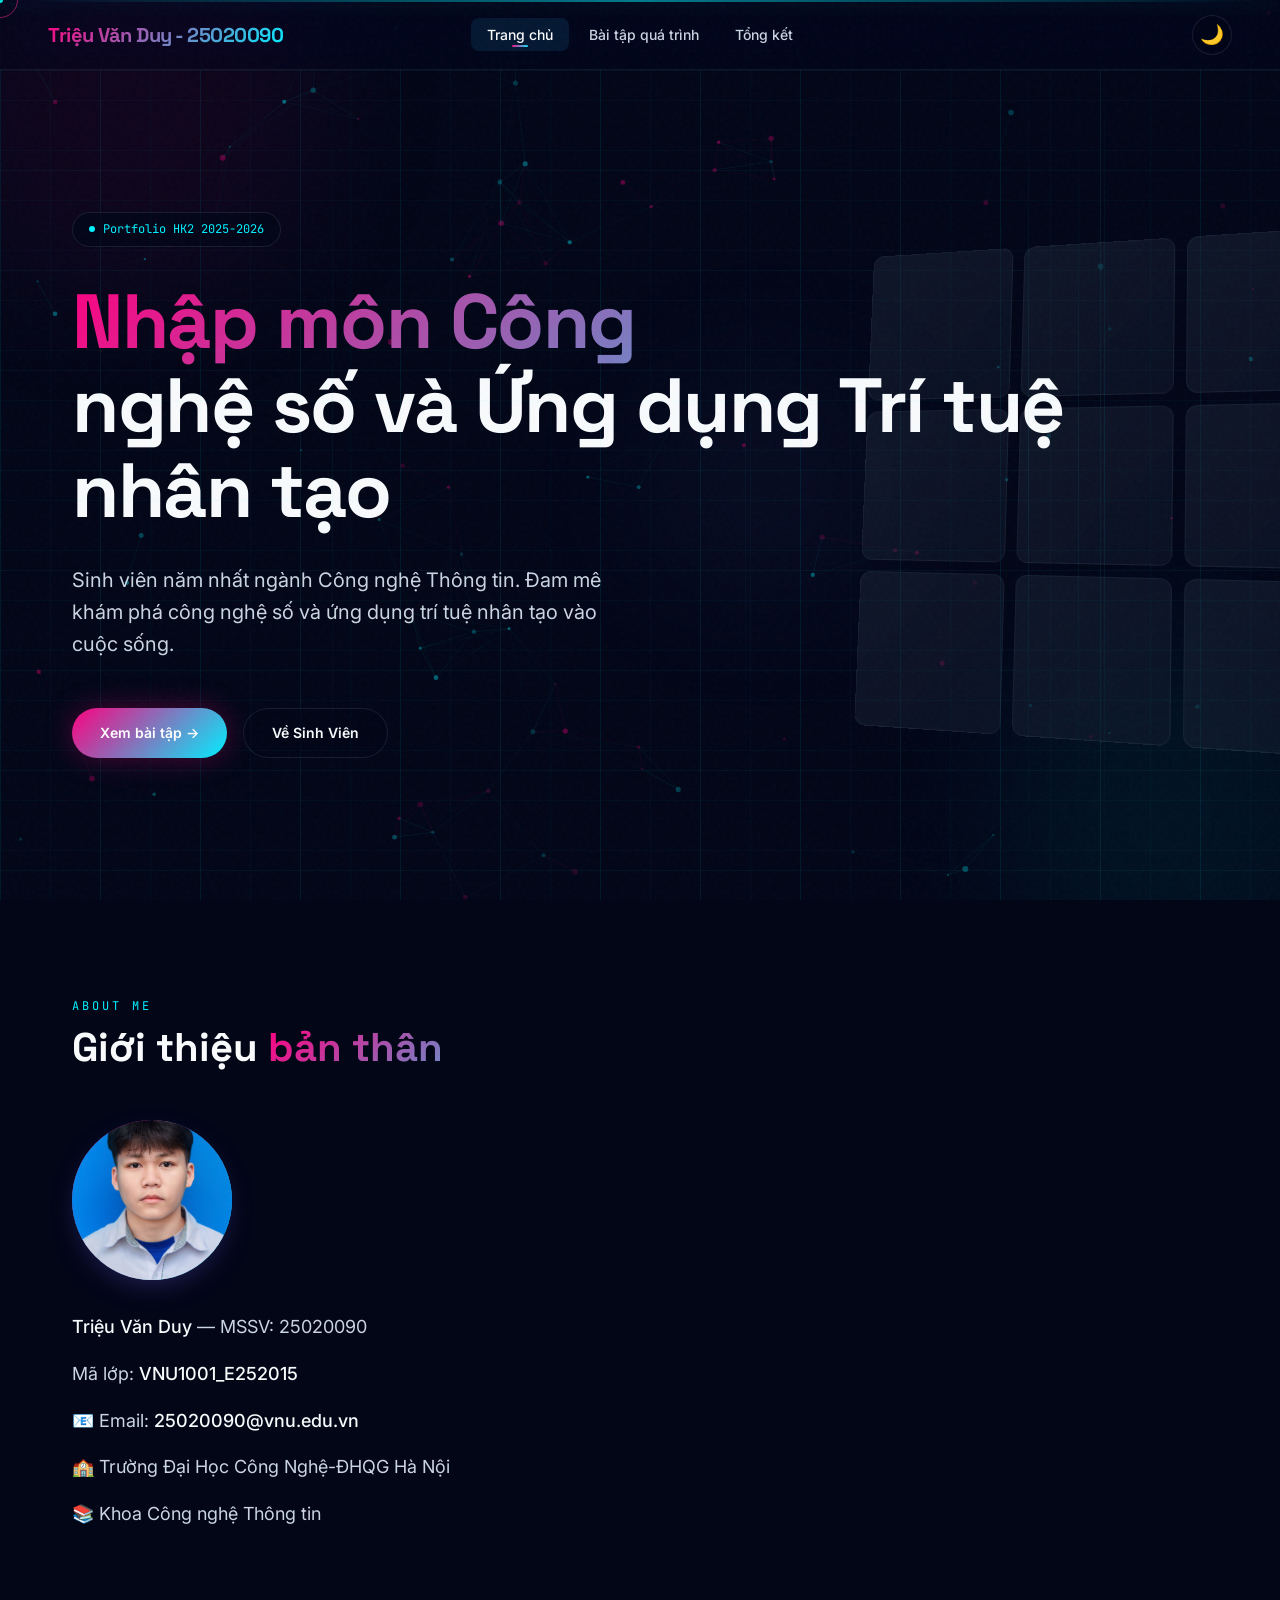
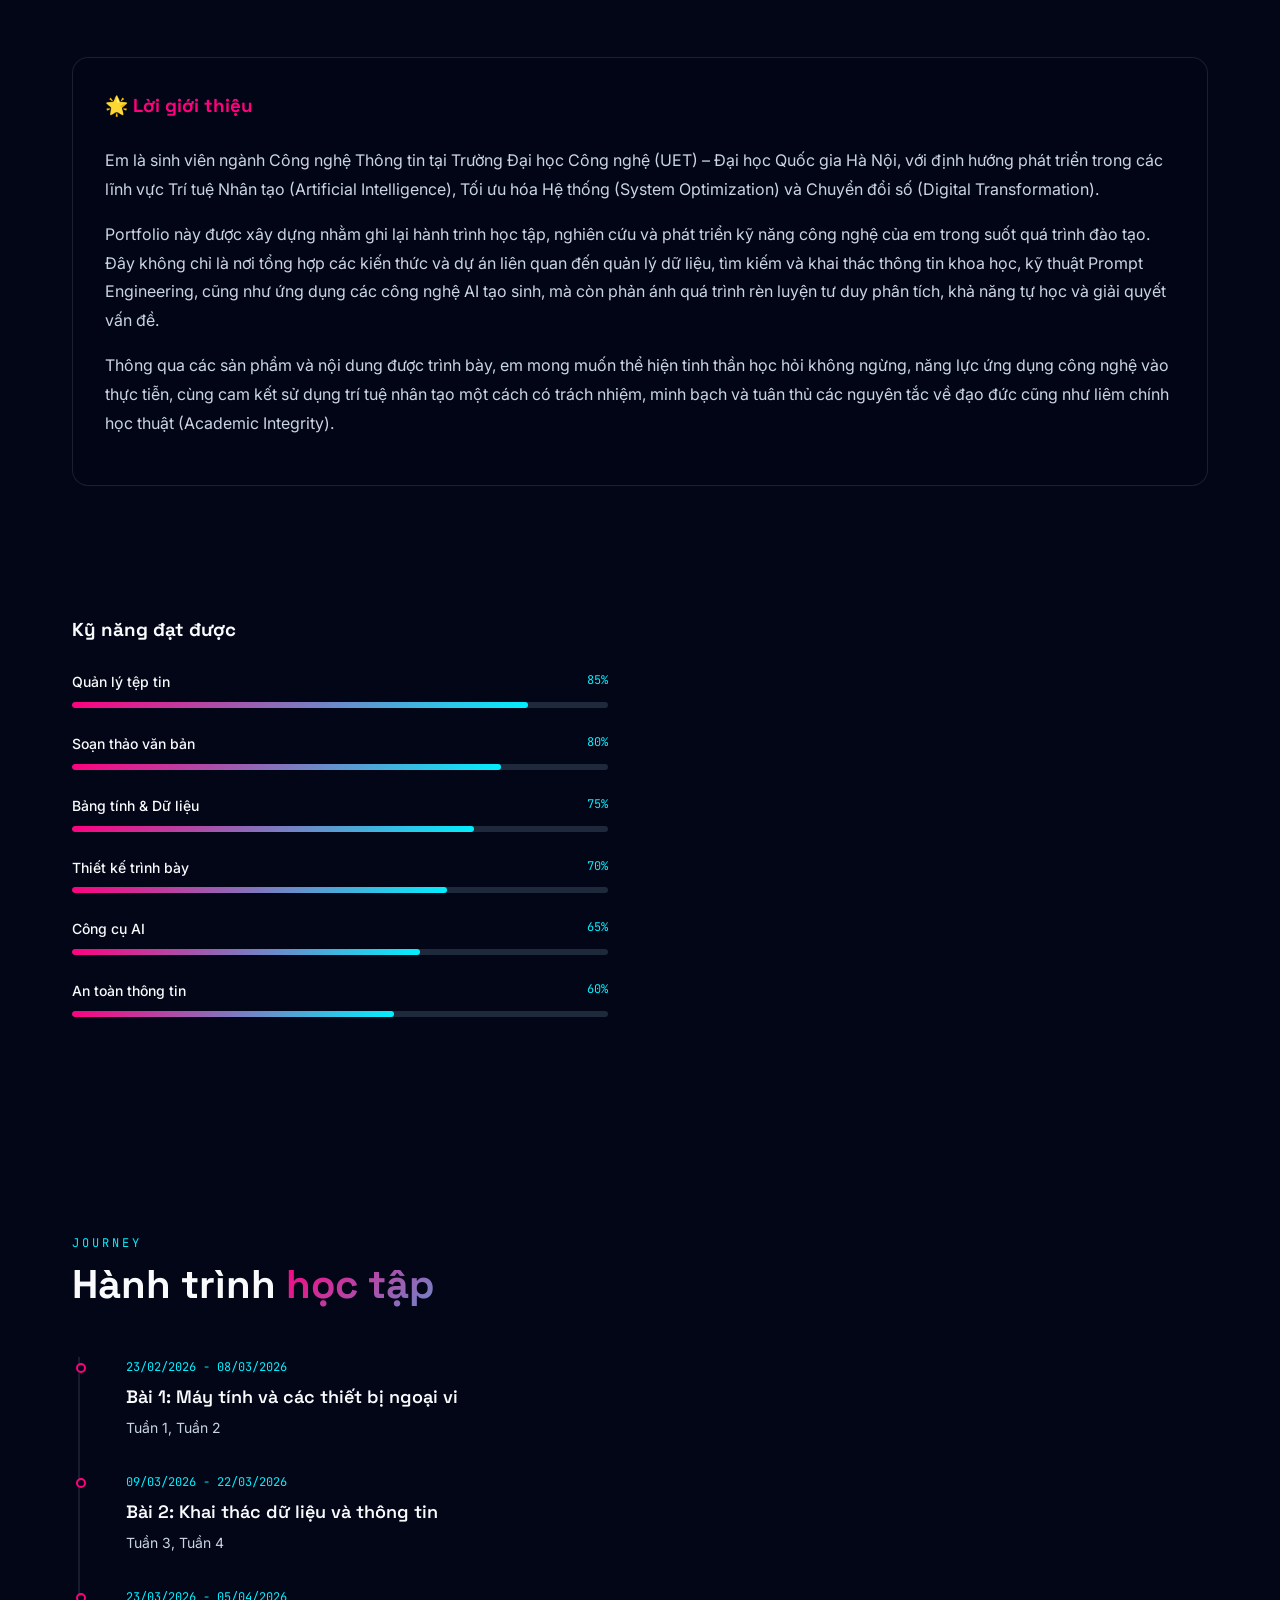
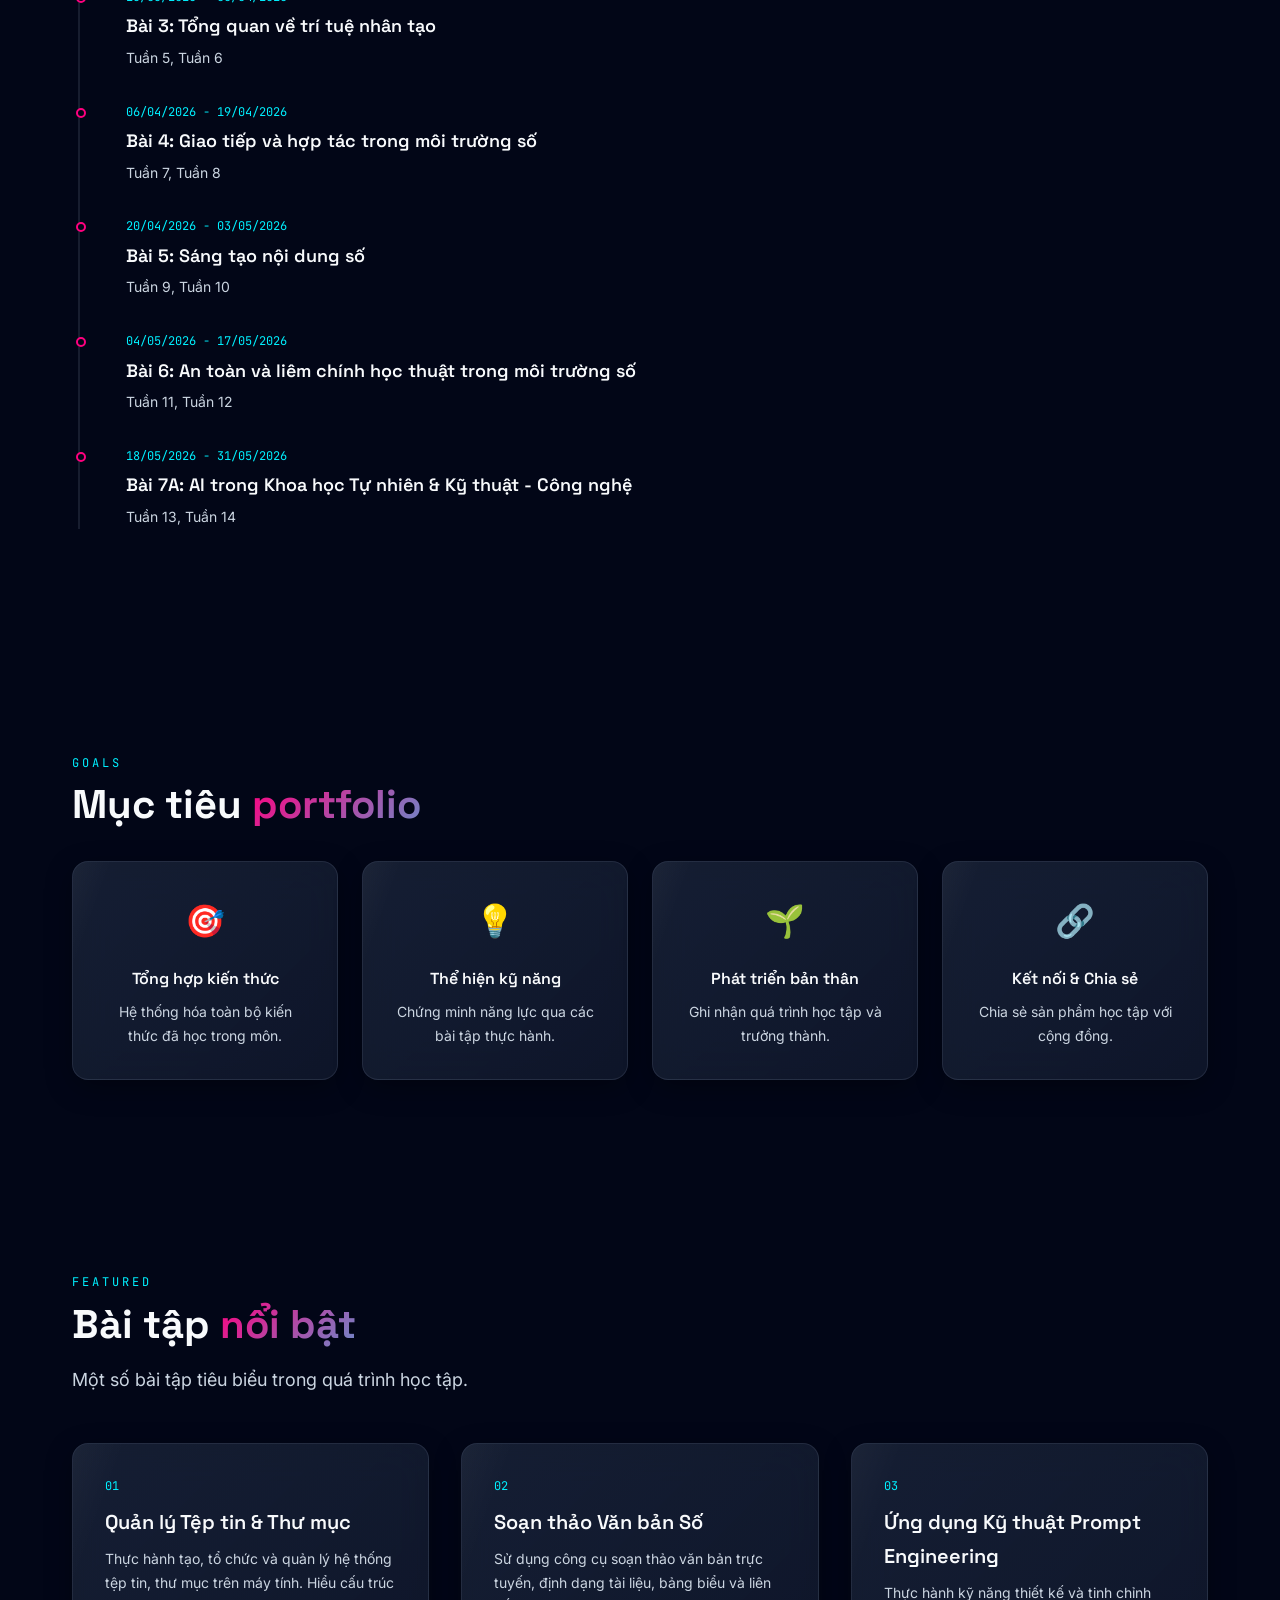
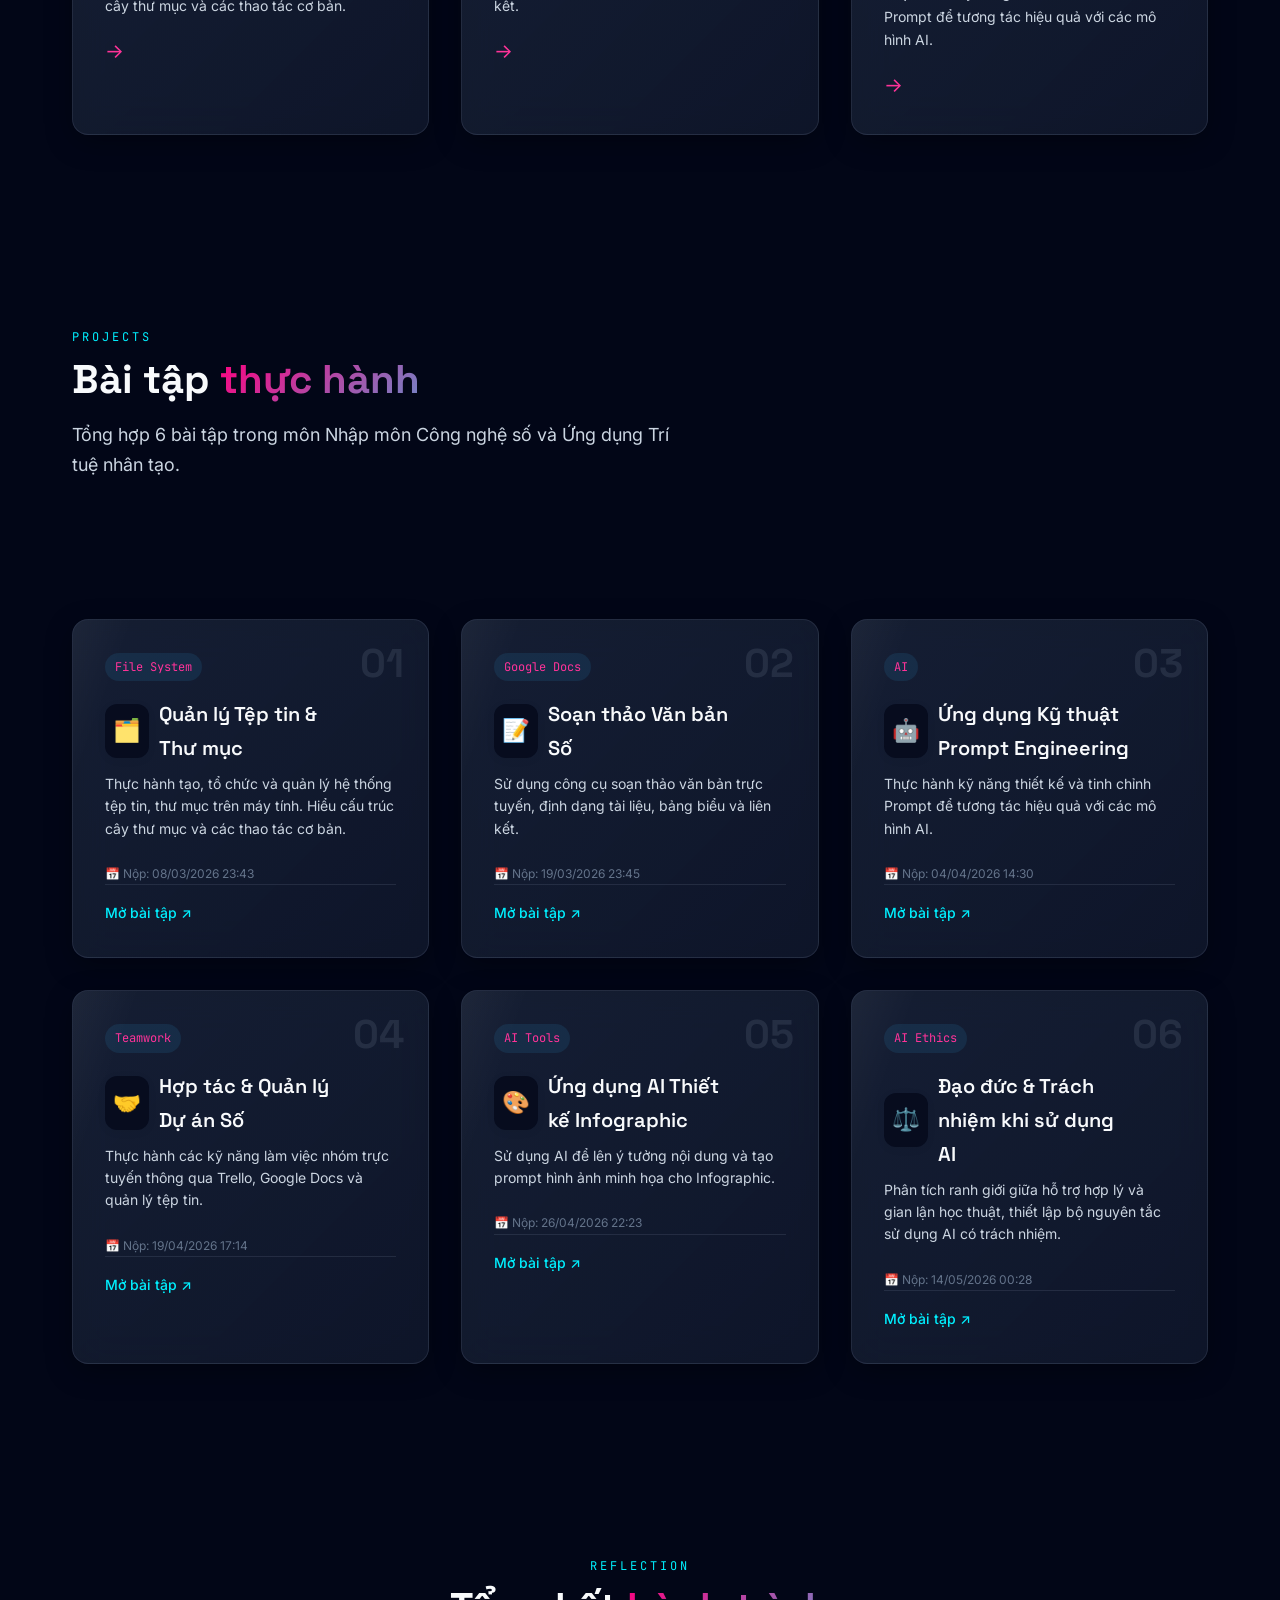
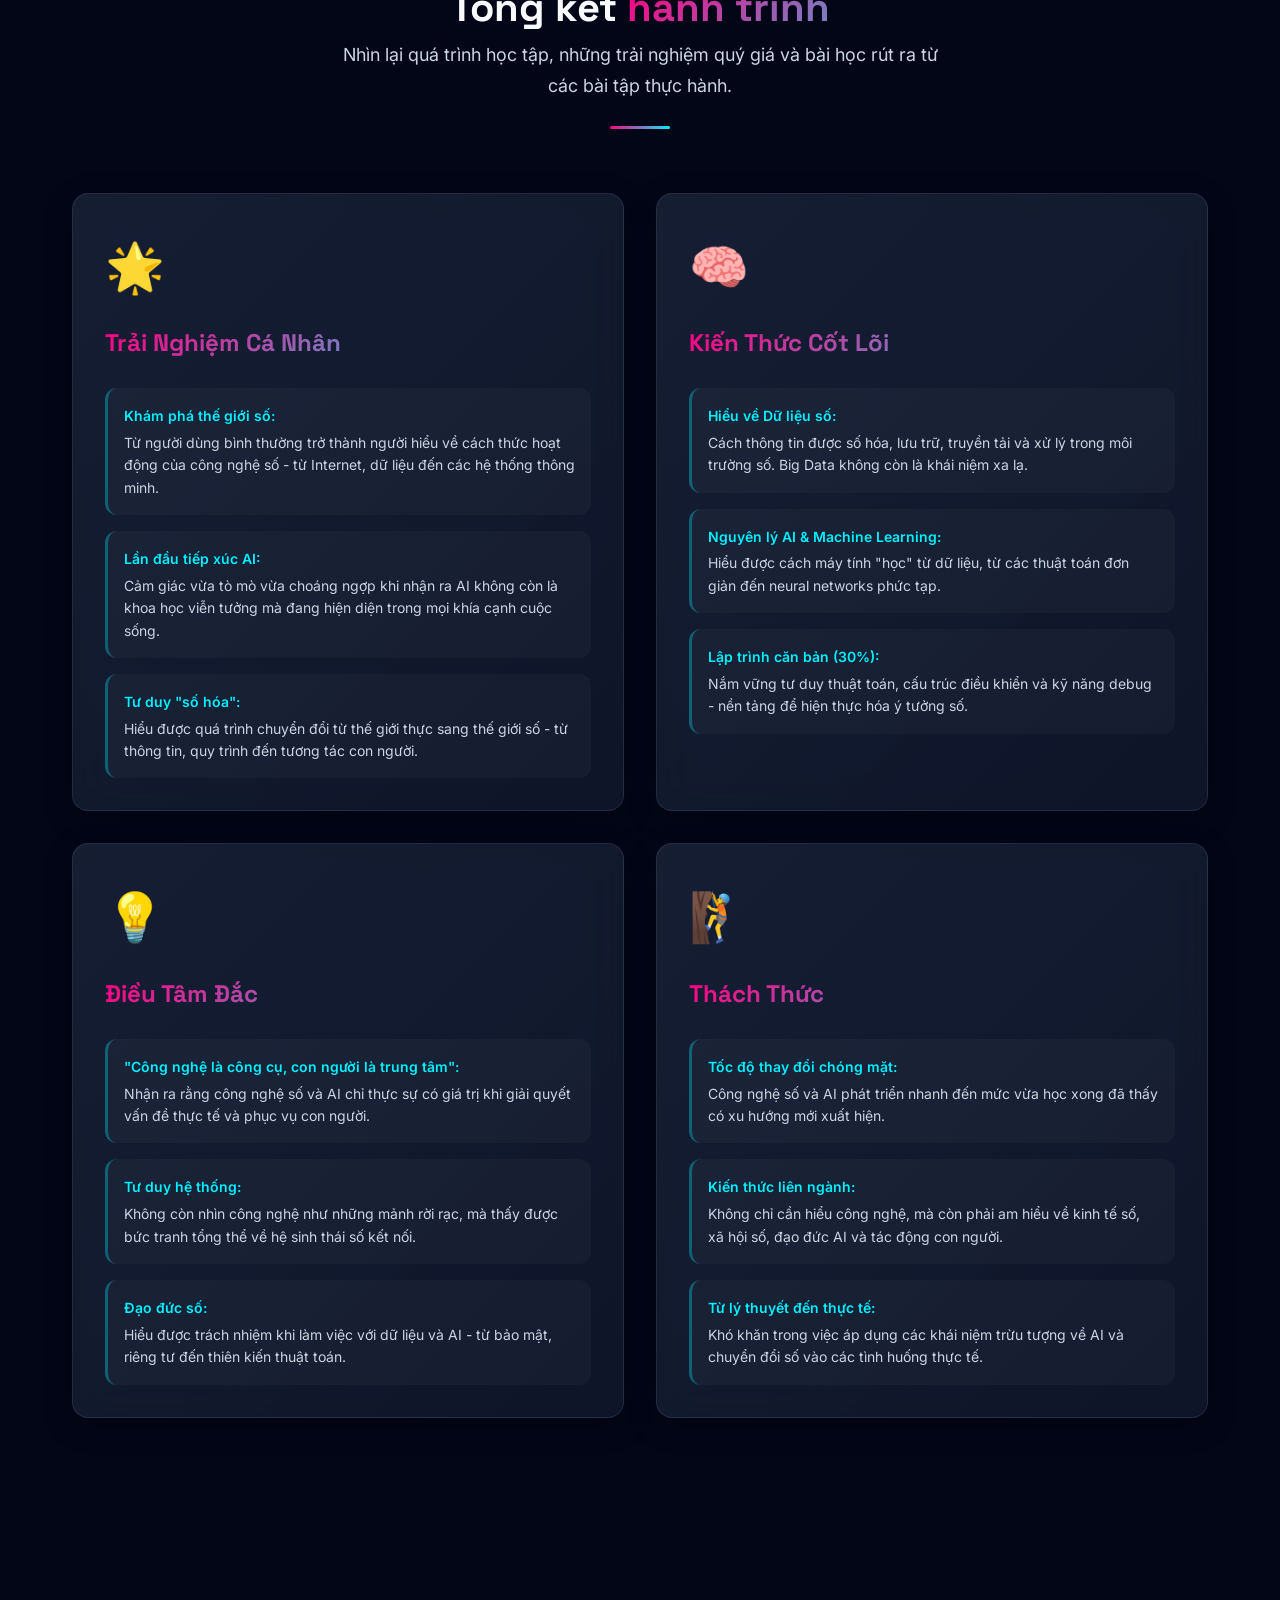
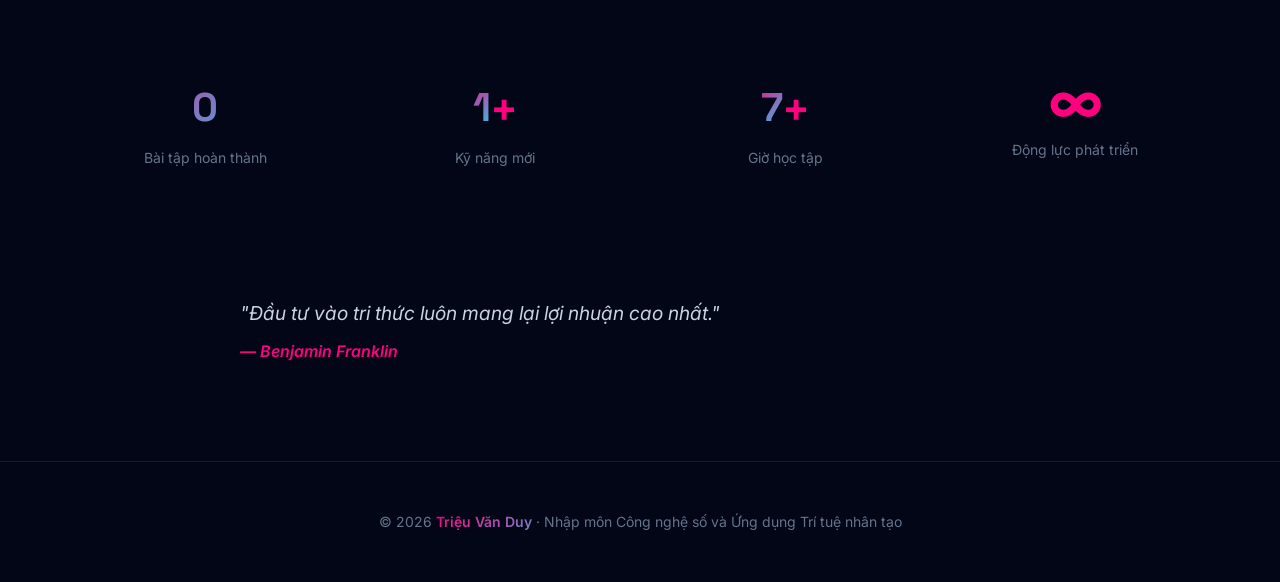
<file: index.html>
<!DOCTYPE html>
<html lang="vi">

<head>
  <meta charset="UTF-8" />
  <meta name="viewport" content="width=device-width, initial-scale=1.0" />

  <!-- ✏️ SEO — đổi title/description -->
  <title>Portfolio | Nhập môn Công nghệ số & AI</title>
  <meta name="description"
    content="Portfolio học tập môn Nhập môn Công nghệ số và Ứng dụng Trí tuệ nhân tạo — 6 bài tập thực hành." />
  <meta name="theme-color" content="#6c5ce7" />

  <!-- Open Graph -->
  <meta property="og:title" content="Portfolio | Công nghệ số & AI" />
  <meta property="og:description" content="Portfolio học tập môn Nhập môn Công nghệ số và AI." />
  <meta property="og:type" content="website" />

  <!-- Favicon emoji -->
  <link rel="icon"
    href="data:image/svg+xml,<svg xmlns='http://www.w3.org/2000/svg' viewBox='0 0 100 100'><text y='.9em' font-size='90'>🎓</text></svg>" />

  <!-- CSS -->
  <link rel="stylesheet" href="css/style.css" />
  <link rel="stylesheet" href="css/pages.css" />

  <!-- Inline script to set dark mode -->
  <script>
    (function() {
      document.documentElement.setAttribute('data-theme', 'dark');
    })();
  </script>
</head>

<body>

  <!-- Ambient background -->
  <div class="ambient-bg" aria-hidden="true">
    <div class="ambient-orb"></div>
    <div class="ambient-orb"></div>
    <div class="ambient-orb"></div>
  </div>

  <!-- Noise texture -->
  <div class="noise-overlay" aria-hidden="true"></div>

  <!-- Custom cursor -->
  <div class="cursor-dot" aria-hidden="true"></div>
  <div class="cursor-ring" aria-hidden="true"></div>

  <!-- Navigation -->
  <nav class="navbar" role="navigation" aria-label="Điều hướng chính">
    <!-- ✏️ Đổi tên logo -->
    <a href="#home" class="nav-logo">Triệu Văn Duy - 25020090</a>

    <button class="nav-toggle" aria-label="Menu" aria-expanded="false" id="navToggle">
      <span></span><span></span><span></span>
    </button>

    <ul class="nav-links" id="navLinks">
      <li><a href="#home-section" class="nav-link active" id="nav-home">Trang chủ</a></li>
      <li><a href="#projects-section" class="nav-link" id="nav-projects">Bài tập quá trình</a></li>
      <li><a href="#summary-section" class="nav-link" id="nav-summary">Tổng kết</a></li>

      <!-- ✏️ Thêm trang mới: <li><a href="#ten-trang" class="nav-link">Tên trang</a></li> -->
    </ul>

    <!-- Theme Toggle Button (decorative) -->
    <button class="theme-toggle" id="themeToggle" aria-label="Chuyển đổi chế độ sáng/tối" title="Chuyển đổi chế độ">
      <span class="theme-icon-dark">🌙</span>
      <span class="theme-icon-light">☀️</span>
    </button>
  </nav>

  <!-- SPA Content -->
  <main id="app" class="page-container" role="main">
    <!-- Nội dung được render bởi app.js -->
    <div style="display:flex;align-items:center;justify-content:center;min-height:80vh;">
      <div style="text-align:center;color:#5a5a78;font-family:'Space Grotesk',sans-serif;">
        <div style="font-size:3rem;margin-bottom:1rem;">🎓</div>
        <div>Đang tải...</div>
      </div>
    </div>
  </main>

  <!-- Project Modal -->
  <div class="modal-overlay" id="projectModal" role="dialog" aria-modal="true" aria-labelledby="modalTitle">
    <div class="modal">
      <div class="modal-header">
        <h2 class="modal-title" id="modalTitle">Bài tập</h2>
        <button class="modal-close" aria-label="Đóng">✕</button>
      </div>
      <div class="modal-body"></div>
    </div>
  </div>

  <!-- JS — thứ tự quan trọng -->
  <script src="js/projects.js"></script>
  <script src="js/particles.js"></script>
  <script src="js/router.js"></script>
  <script src="js/app.js"></script>
</body>

</html>
</file>
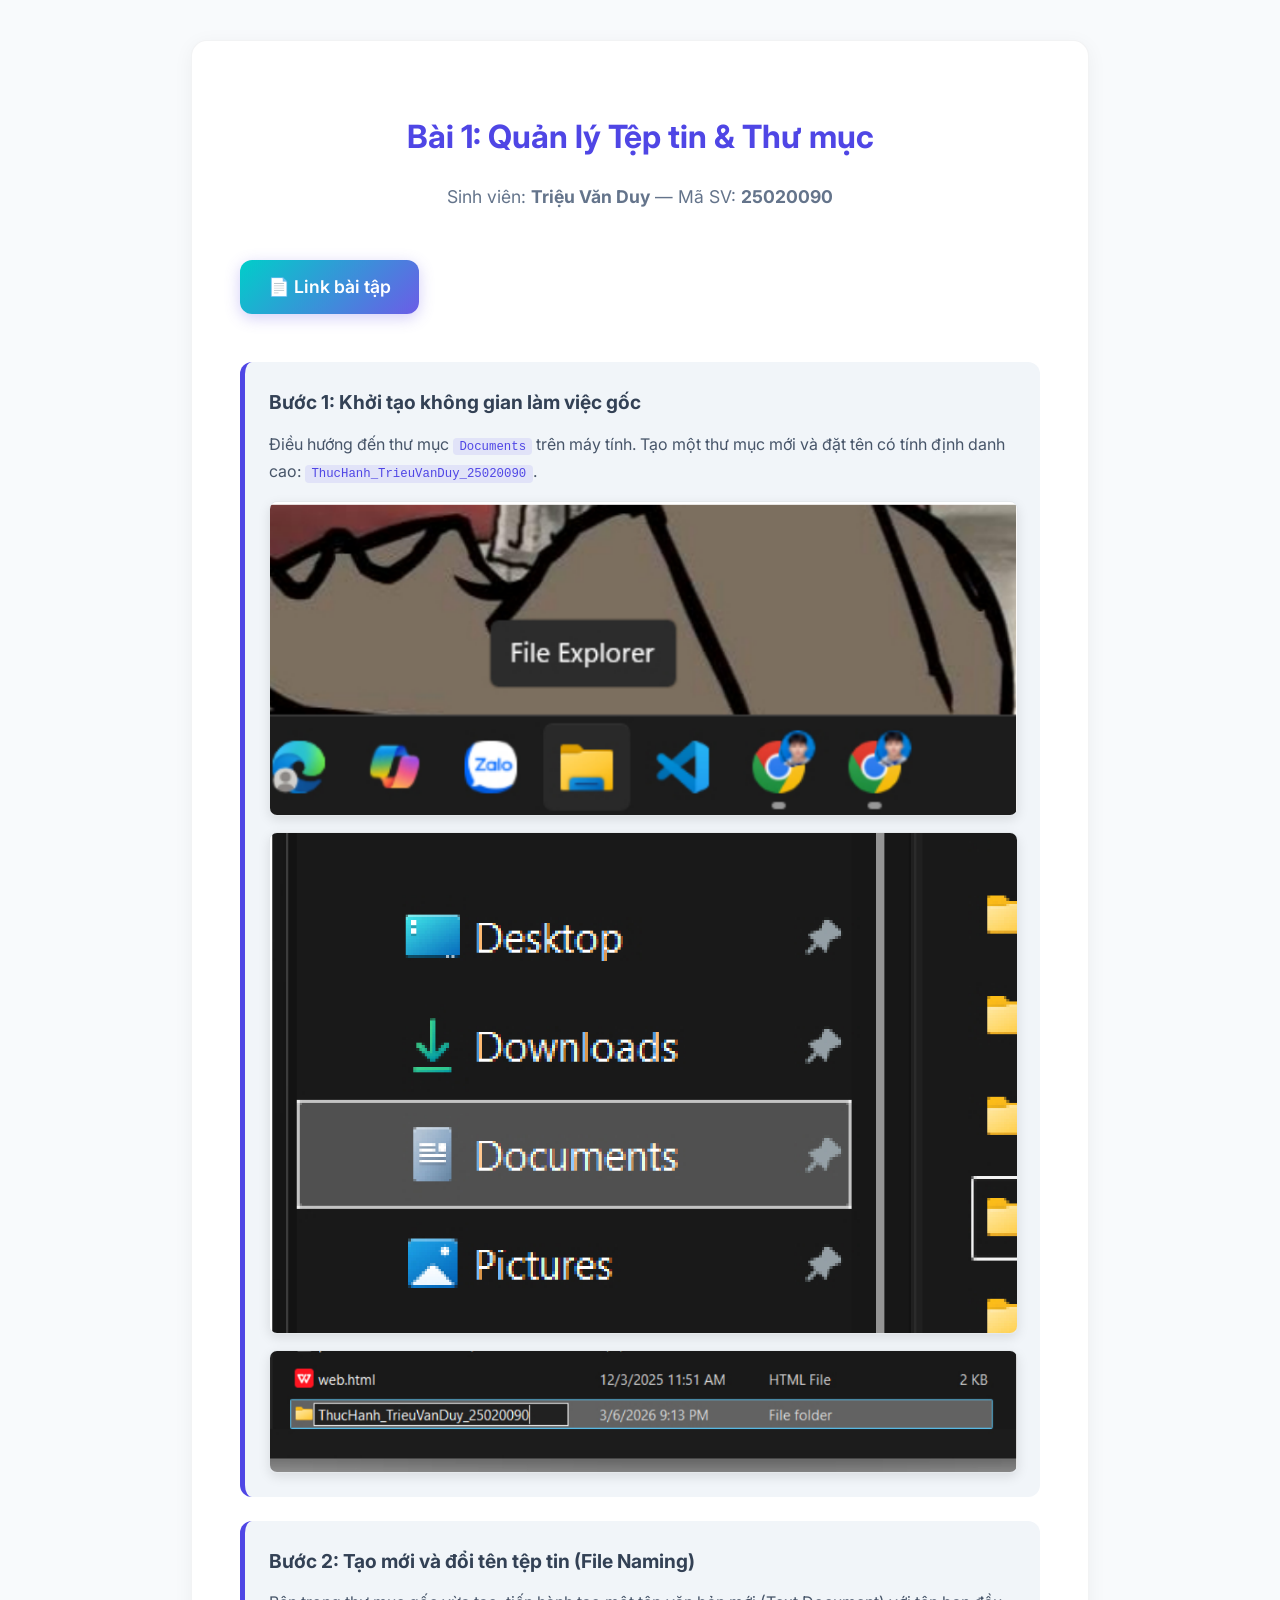
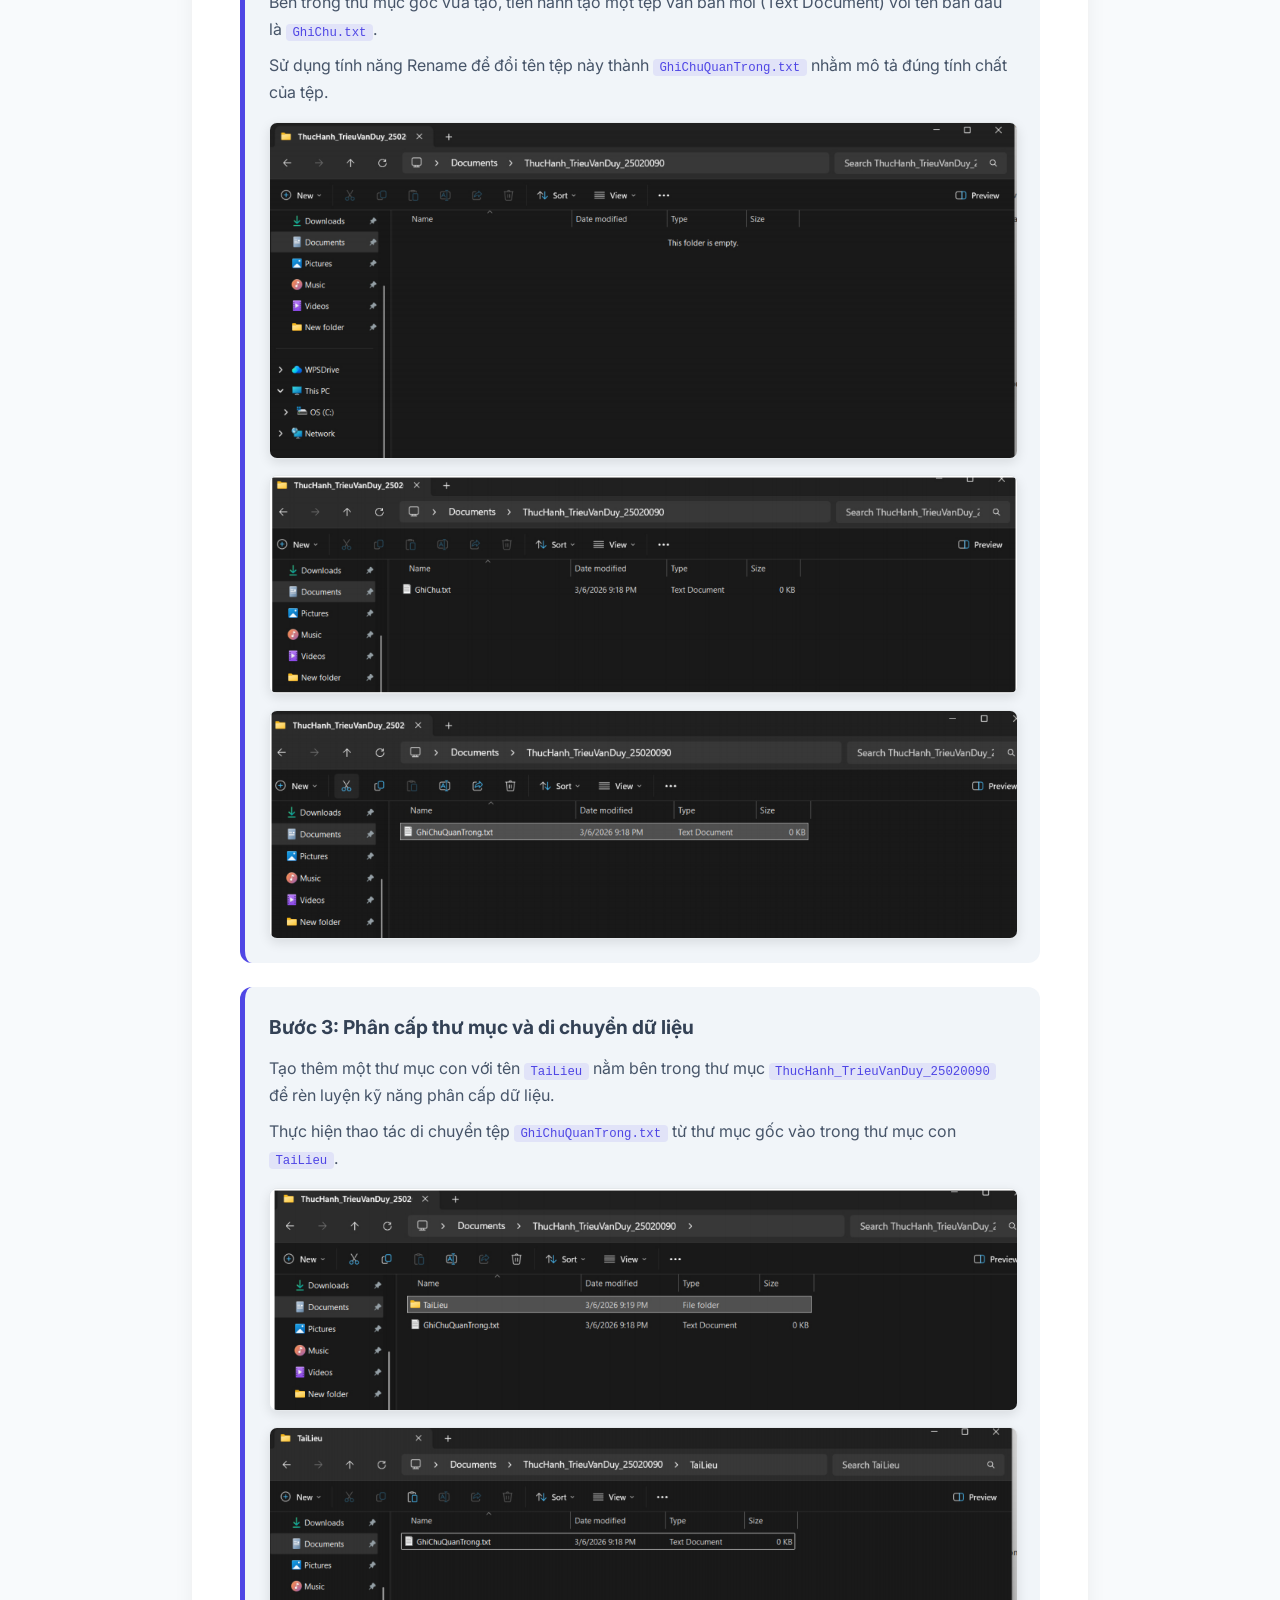
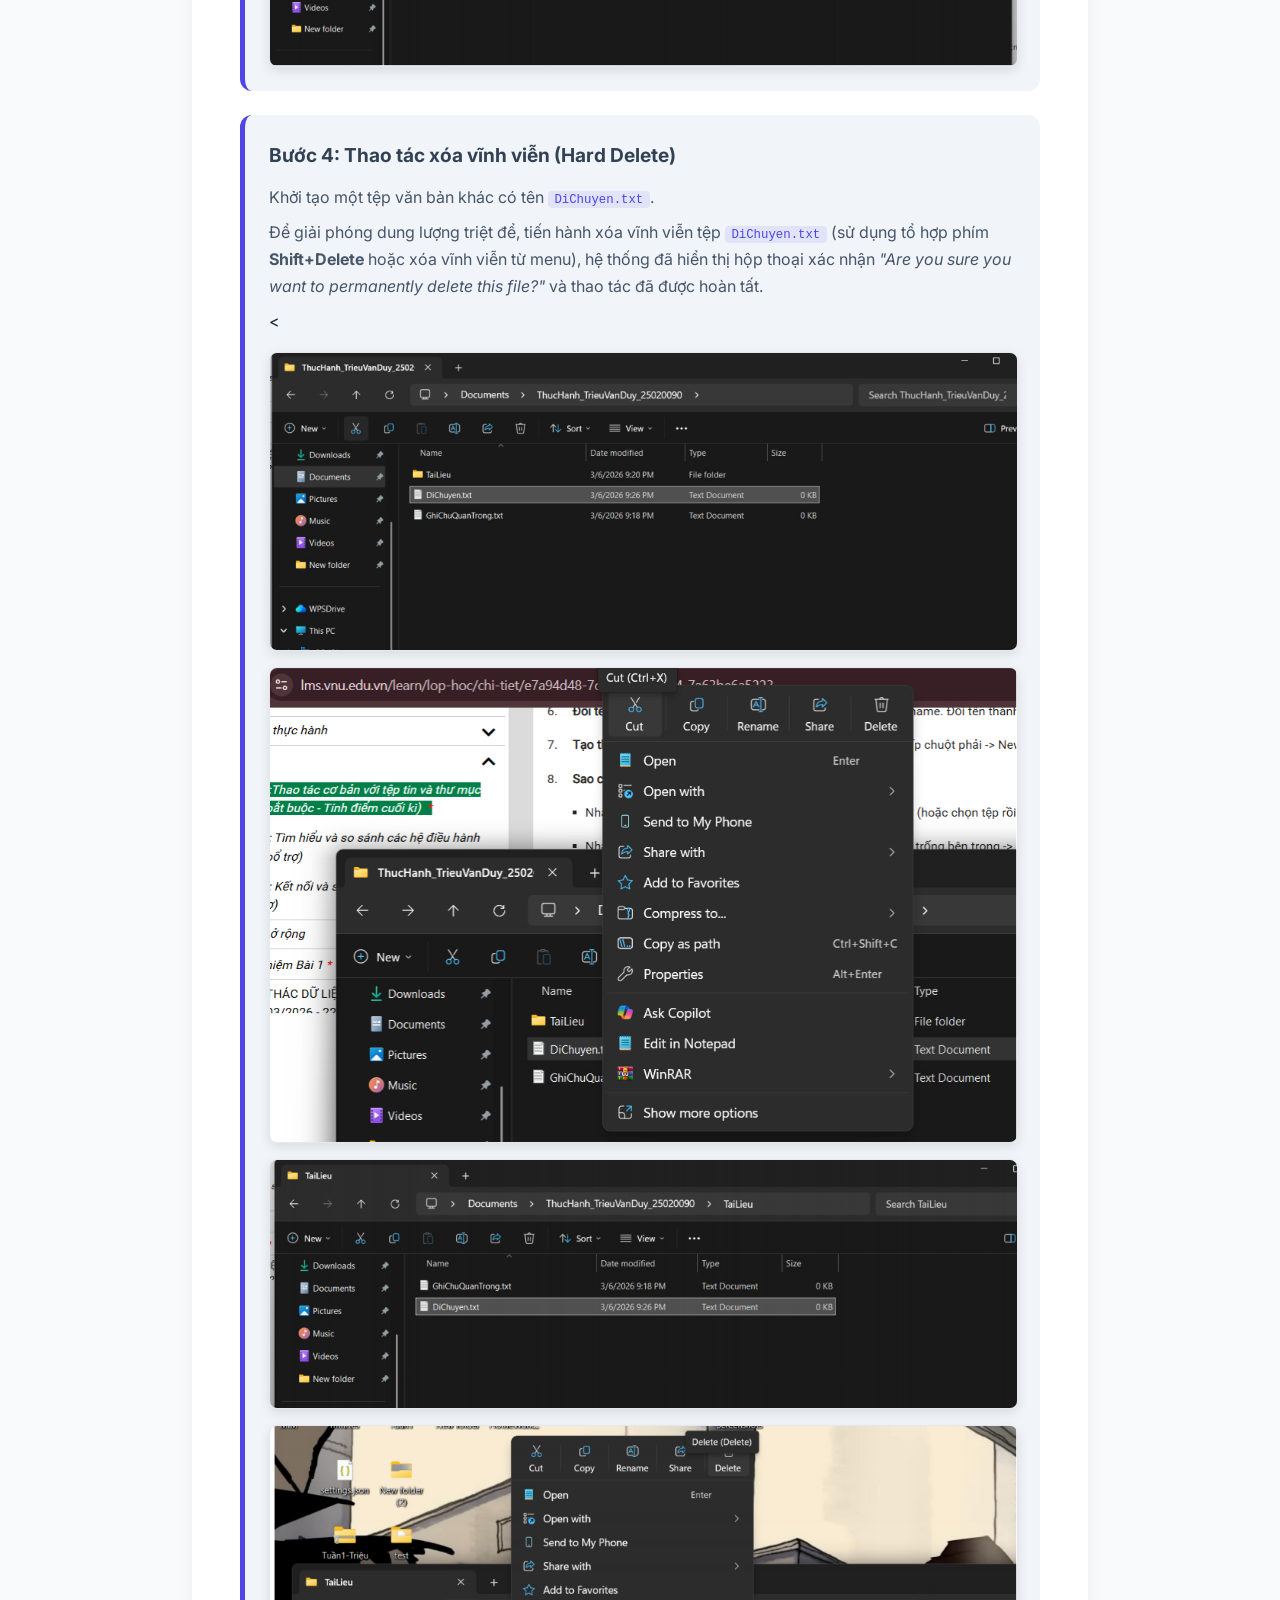
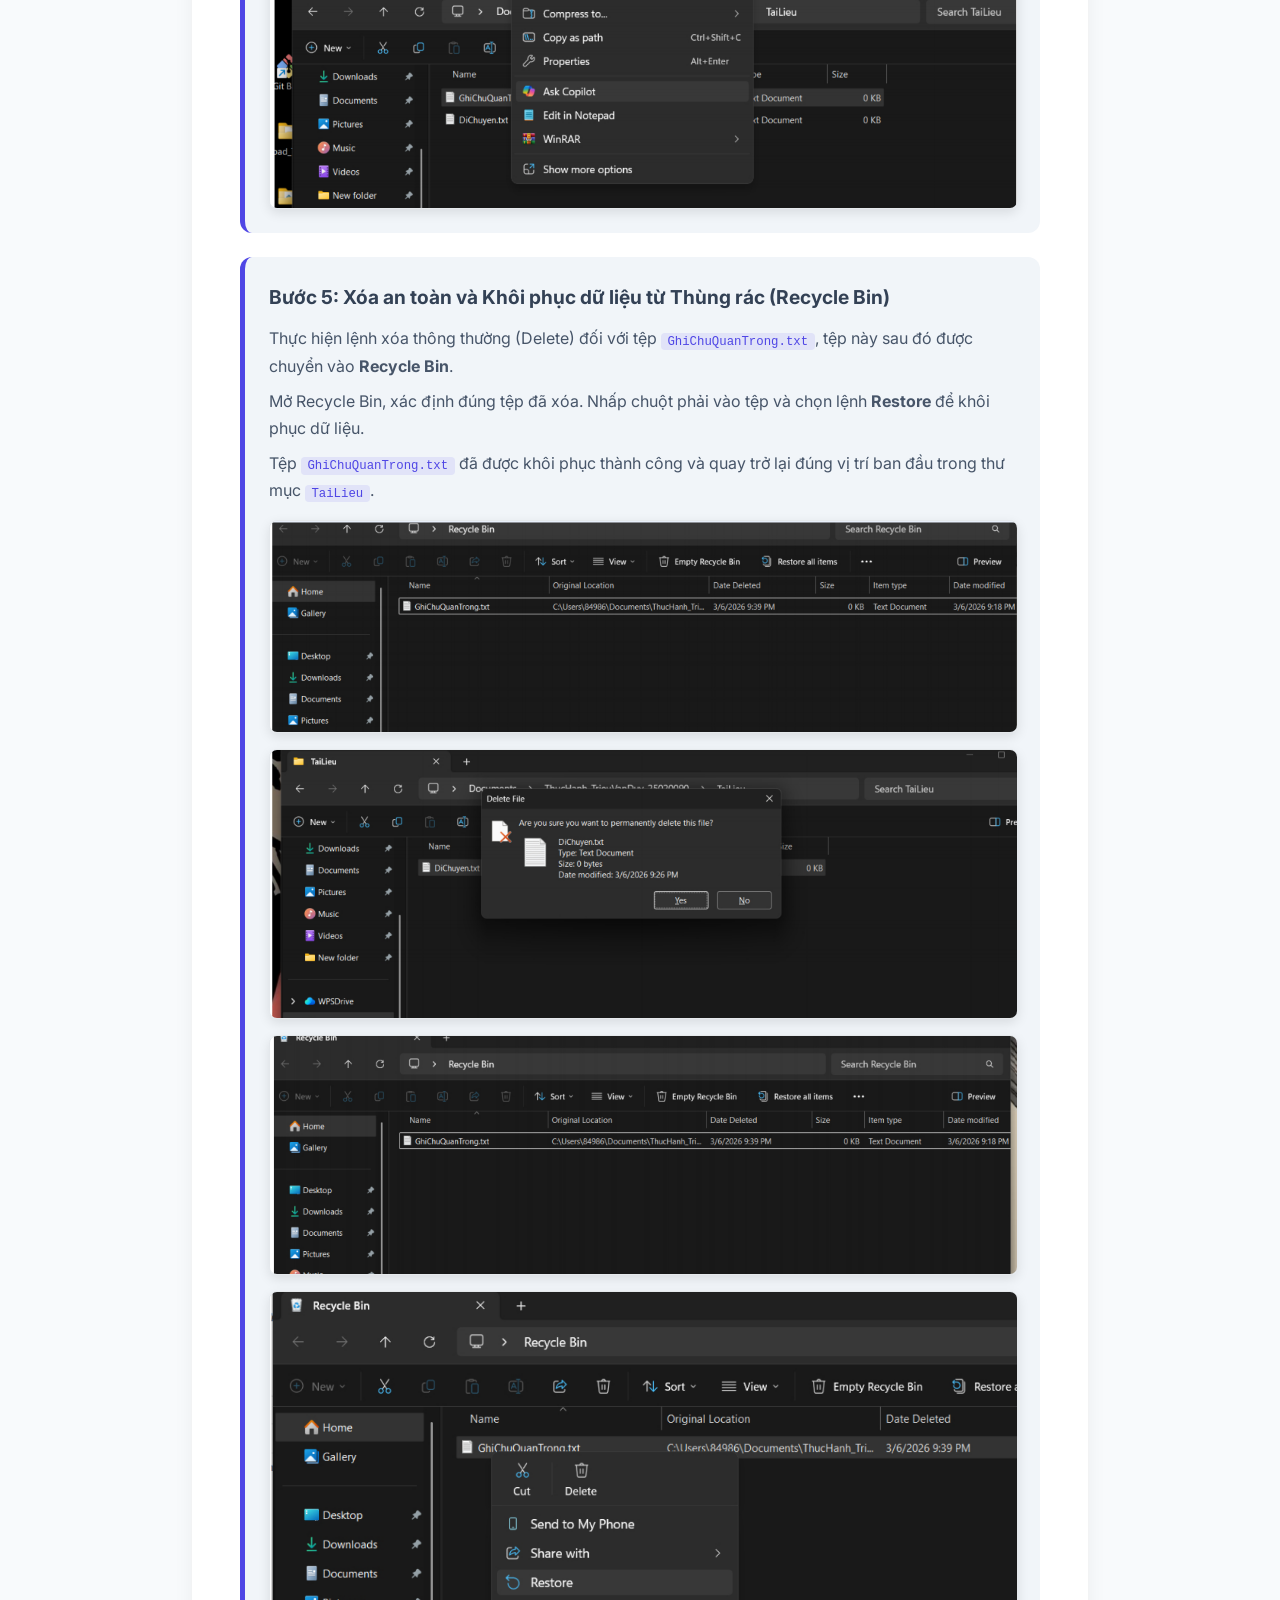
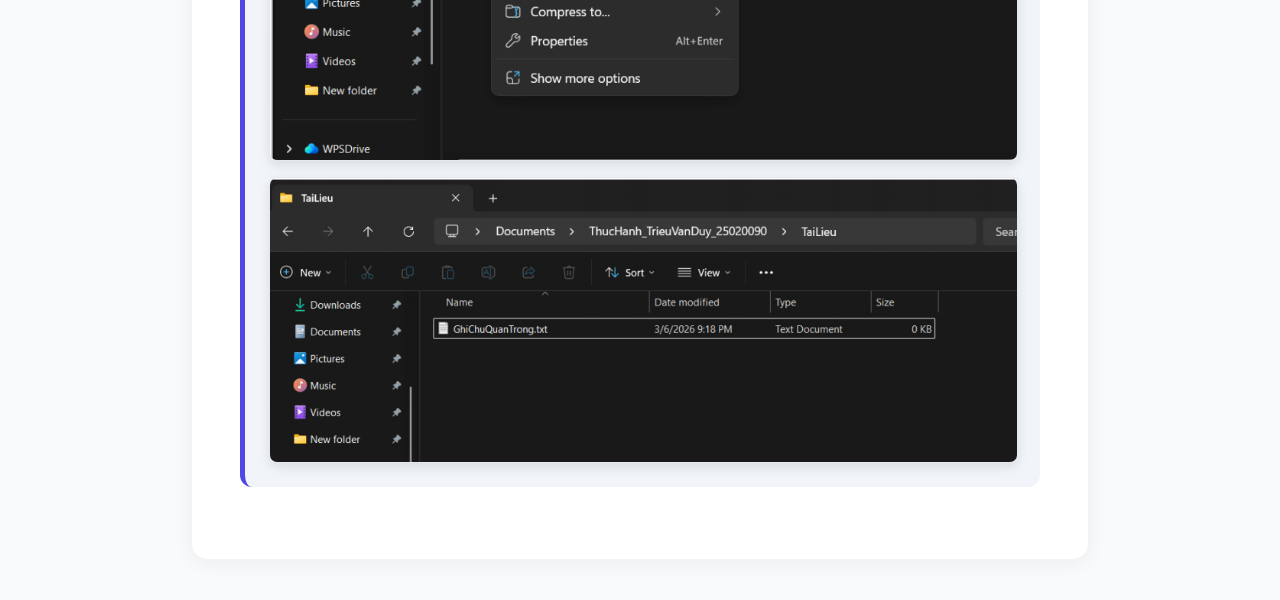
<file: projects/bai1/index.html>
<!DOCTYPE html>
<html lang="vi">

<head>
  <meta charset="UTF-8">
  <meta name="viewport" content="width=device-width, initial-scale=1.0">
  <title>Bài 1: Quản lý Tệp tin & Thư mục</title>
  <style>
    @import url('https://fonts.googleapis.com/css2?family=Inter:wght@400;500;600;700&display=swap');

    body {
      font-family: 'Inter', sans-serif;
      background: #f8fafc;
      /* Slate 50 */
      color: #0f172a;
      /* Slate 900 */
      padding: 2rem;
      line-height: 1.7;
    }

    .container {
      max-width: 800px;
      margin: 0 auto;
      background: #ffffff;
      padding: 3rem;
      border-radius: 16px;
      box-shadow: 0 4px 20px rgba(15, 23, 42, 0.05);
      border: 1px solid rgba(15, 23, 42, 0.05);
    }

    h1 {
      color: #4f46e5;
      /* Indigo 600 */
      margin-bottom: 0.5rem;
      font-size: 2rem;
      font-weight: 700;
      text-align: center;
    }

    .subtitle {
      text-align: center;
      color: #64748b;
      margin-bottom: 3rem;
      font-size: 1.1rem;
    }

    .step {
      background: #f1f5f9;
      /* Slate 100 */
      border-radius: 12px;
      padding: 1.5rem;
      margin-bottom: 1.5rem;
      border-left: 5px solid #4f46e5;
      transition: transform 0.2s ease, box-shadow 0.2s ease;
    }

    .step:hover {
      transform: translateX(4px);
      box-shadow: 0 4px 12px rgba(15, 23, 42, 0.05);
    }

    .step h3 {
      color: #334155;
      /* Slate 700 */
      margin-top: 0;
      margin-bottom: 0.75rem;
      font-size: 1.2rem;
    }

    .step p {
      color: #475569;
      /* Slate 600 */
      margin: 0 0 0.5rem 0;
    }

    .highlight {
      background: rgba(79, 70, 229, 0.1);
      color: #4f46e5;
      padding: 0.1rem 0.4rem;
      border-radius: 4px;
      font-family: monospace;
      font-size: 0.95em;
    }

    .step-img {
      display: block;
      max-width: 100%;
      height: auto;
      margin: 1rem auto 0 auto;
      border-radius: 8px;
      box-shadow: 0 4px 12px rgba(0, 0, 0, 0.1);
      border: 1px solid rgba(0, 0, 0, 0.05);
    }
    .drive-link-btn {
      display: inline-flex;
      align-items: center;
      gap: 8px;
      padding: 12px 28px;
      background: linear-gradient(135deg, #00cec9 0%, #6c5ce7 100%);
      color: white;
      text-decoration: none;
      font-weight: 600;
      border-radius: 12px;
      transition: all 0.3s ease;
      box-shadow: 0 4px 15px rgba(108, 92, 231, 0.3);
      font-size: 1.1rem;
    }

    .drive-link-btn:hover {
      transform: translateY(-3px);
      box-shadow: 0 8px 25px rgba(108, 92, 231, 0.4);
      background: linear-gradient(135deg, #00cec9 0%, #818cf8 100%);
    }
  </style>
</head>

<body>
  <div class="container">
    <h1>Bài 1: Quản lý Tệp tin & Thư mục</h1>
    <p class="subtitle">Sinh viên: <strong>Triệu Văn Duy</strong> — Mã SV: <strong>25020090</strong></p>

    <div style="text-align: left; margin-bottom: 3rem;">
      <a href="https://drive.google.com/file/d/1qXr4gxpAUF8Y7ZN85WaDXFg9dqeYa44-/view?usp=sharing" target="_blank" rel="noopener" class="drive-link-btn">
        📄 Link bài tập
      </a>
    </div>

    <div class="step">
      <h3>Bước 1: Khởi tạo không gian làm việc gốc</h3>
      <p>Điều hướng đến thư mục <span class="highlight">Documents</span> trên máy tính. Tạo một thư mục mới và đặt tên
        có tính định danh cao: <span class="highlight">ThucHanh_TrieuVanDuy_25020090</span>.</p>
      <!-- ✏️ CHÈN ẢNH BƯỚC 1 Ở ĐÂY: Thay 'anh-buoc-1.png' bằng tên file ảnh của bạn -->
      <img src="../../assets/images/bai1/anh1.png" alt="Minh họa Bước 1" class="step-img">
      <img src="../../assets/images/bai1/anh2.png" alt="Minh họa Bước 1" class="step-img">
      <img src="../../assets/images/bai1/anh3.png" alt="Minh họa Bước 1" class="step-img">
    </div>

    <div class="step">
      <h3>Bước 2: Tạo mới và đổi tên tệp tin (File Naming)</h3>
      <p>Bên trong thư mục gốc vừa tạo, tiến hành tạo một tệp văn bản mới (Text Document) với tên ban đầu là <span
          class="highlight">GhiChu.txt</span>.</p>
      <p>Sử dụng tính năng Rename để đổi tên tệp này thành <span class="highlight">GhiChuQuanTrong.txt</span> nhằm mô tả
        đúng tính chất của tệp.</p>
      <!-- ✏️ CHÈN ẢNH BƯỚC 2 Ở ĐÂY -->
      <img src="../../assets/images/bai1/anh4.png" alt="Minh họa Bước 1" class="step-img">
      <img src="../../assets/images/bai1/anh5.png" alt="Minh họa Bước 1" class="step-img">
      <img src="../../assets/images/bai1/anh6.png" alt="Minh họa Bước 1" class="step-img">
    </div>

    <div class="step">
      <h3>Bước 3: Phân cấp thư mục và di chuyển dữ liệu</h3>
      <p>Tạo thêm một thư mục con với tên <span class="highlight">TaiLieu</span> nằm bên trong thư mục <span
          class="highlight">ThucHanh_TrieuVanDuy_25020090</span> để rèn luyện kỹ năng phân cấp dữ liệu.</p>
      <p>Thực hiện thao tác di chuyển tệp <span class="highlight">GhiChuQuanTrong.txt</span> từ thư mục gốc vào trong
        thư mục con <span class="highlight">TaiLieu</span>.</p>
      <!-- ✏️ CHÈN ẢNH BƯỚC 3 Ở ĐÂY -->
      <img src="../../assets/images/bai1/anh7.png" alt="Minh họa Bước 1" class="step-img">
      <img src="../../assets/images/bai1/anh8.png" alt="Minh họa Bước 1" class="step-img">
    </div>

    <div class="step">
      <h3>Bước 4: Thao tác xóa vĩnh viễn (Hard Delete)</h3>
      <p>Khởi tạo một tệp văn bản khác có tên <span class="highlight">DiChuyen.txt</span>.</p>
      <p>Để giải phóng dung lượng triệt để, tiến hành xóa vĩnh viễn tệp <span class="highlight">DiChuyen.txt</span> (sử
        dụng tổ hợp phím <strong>Shift+Delete</strong> hoặc xóa vĩnh viễn từ menu), hệ thống đã hiển thị hộp thoại xác
        nhận <em>"Are you sure you want to permanently delete this file?"</em> và thao tác đã được hoàn tất.</p>
      <!-- ✏️ CHÈN ẢNH BƯỚC 4 Ở ĐÂY -->
      <<img src="../../assets/images/bai1/anh9.png" alt="Minh họa Bước 1" class="step-img">
      <img src="../../assets/images/bai1/anh10.png" alt="Minh họa Bước 1" class="step-img">
      <img src="../../assets/images/bai1/anh11.png" alt="Minh họa Bước 1" class="step-img">
      <img src="../../assets/images/bai1/anh12.png" alt="Minh họa Bước 1" class="step-img">

    </div>

    <div class="step">
      <h3>Bước 5: Xóa an toàn và Khôi phục dữ liệu từ Thùng rác (Recycle Bin)</h3>
      <p>Thực hiện lệnh xóa thông thường (Delete) đối với tệp <span class="highlight">GhiChuQuanTrong.txt</span>, tệp
        này sau đó được chuyển vào <strong>Recycle Bin</strong>.</p>
      <p>Mở Recycle Bin, xác định đúng tệp đã xóa. Nhấp chuột phải vào tệp và chọn lệnh <strong>Restore</strong> để khôi
        phục dữ liệu.</p>
      <p>Tệp <span class="highlight">GhiChuQuanTrong.txt</span> đã được khôi phục thành công và quay trở lại đúng vị trí
        ban đầu trong thư mục <span class="highlight">TaiLieu</span>.</p>
      <!-- ✏️ CHÈN ẢNH BƯỚC 5 Ở ĐÂY -->
      <img src="../../assets/images/bai1/anh13.png" alt="Minh họa Bước 1" class="step-img">
      <img src="../../assets/images/bai1/anh14.png" alt="Minh họa Bước 1" class="step-img">
      <img src="../../assets/images/bai1/anh15.png" alt="Minh họa Bước 1" class="step-img">
      <img src="../../assets/images/bai1/anh16.png" alt="Minh họa Bước 1" class="step-img">
      <img src="../../assets/images/bai1/anh17.png" alt="Minh họa Bước 1" class="step-img">
    </div>
  </div>
</body>

</html>
</file>
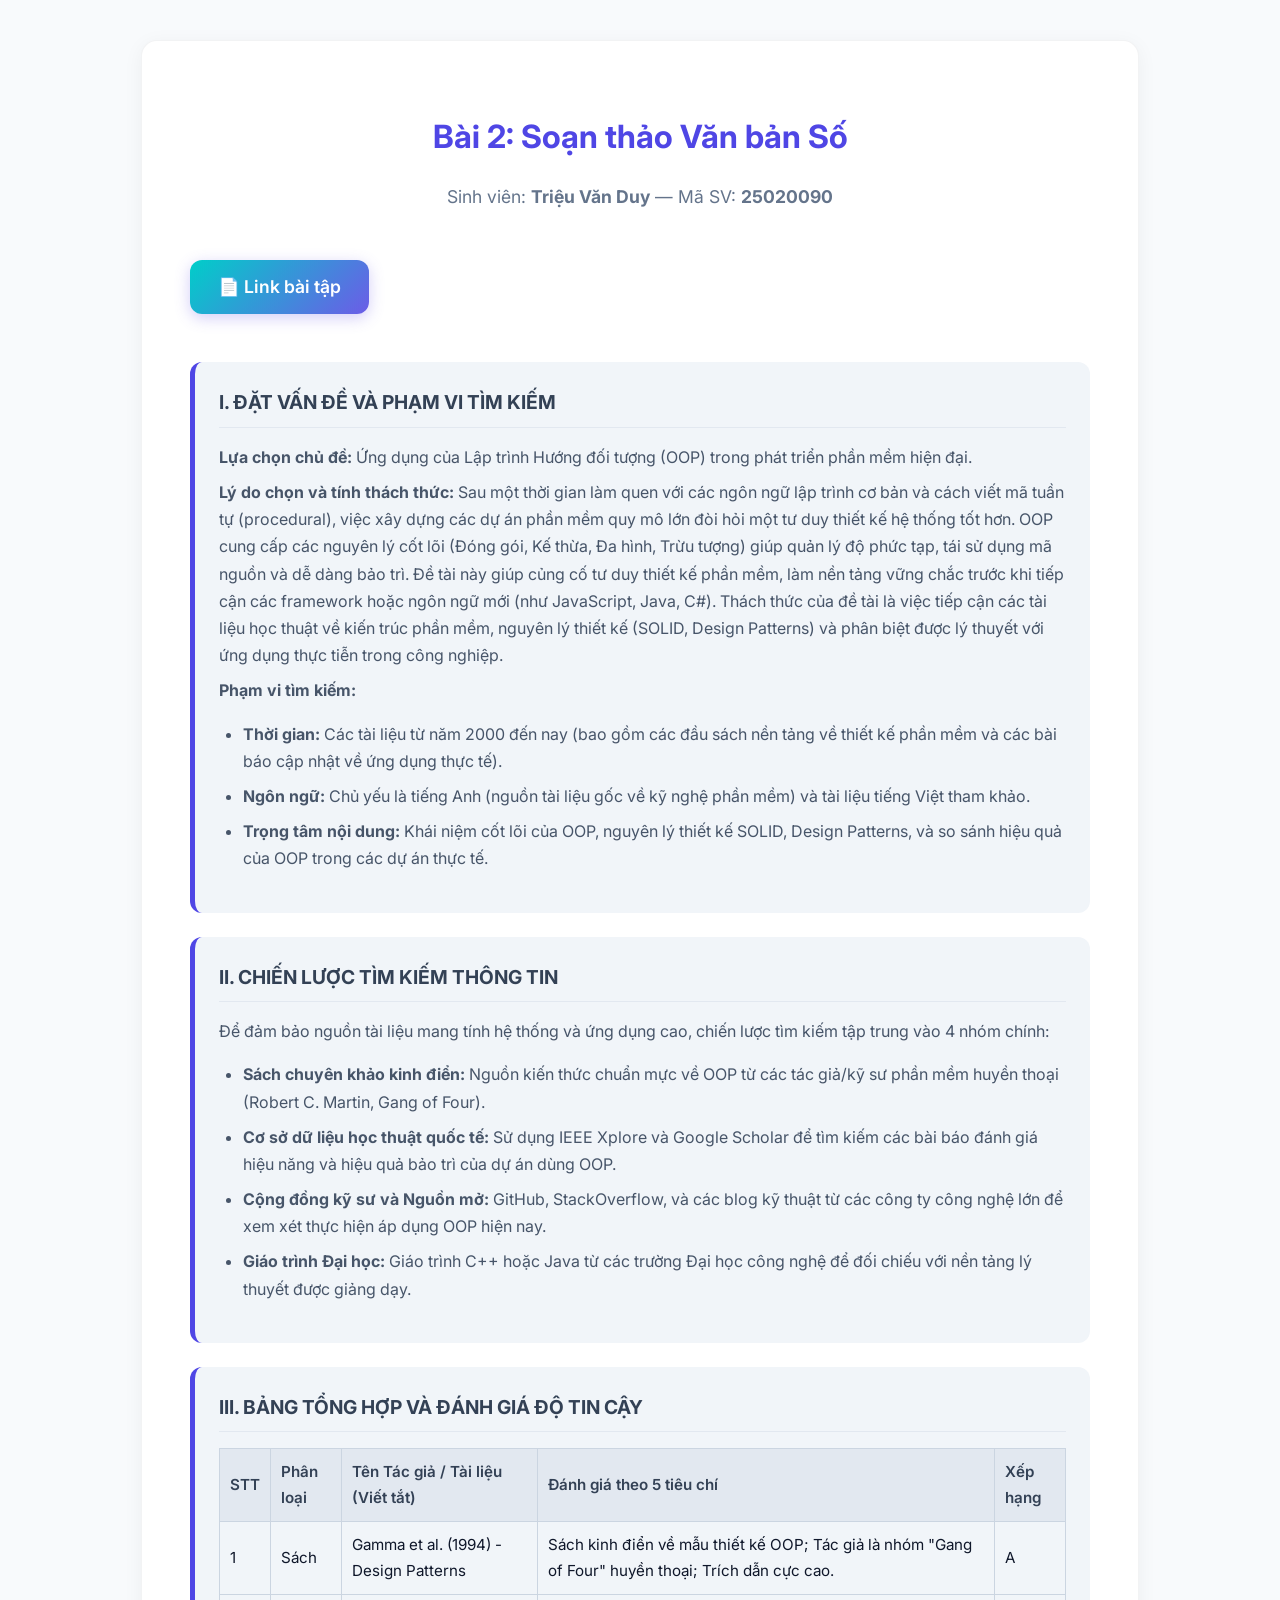
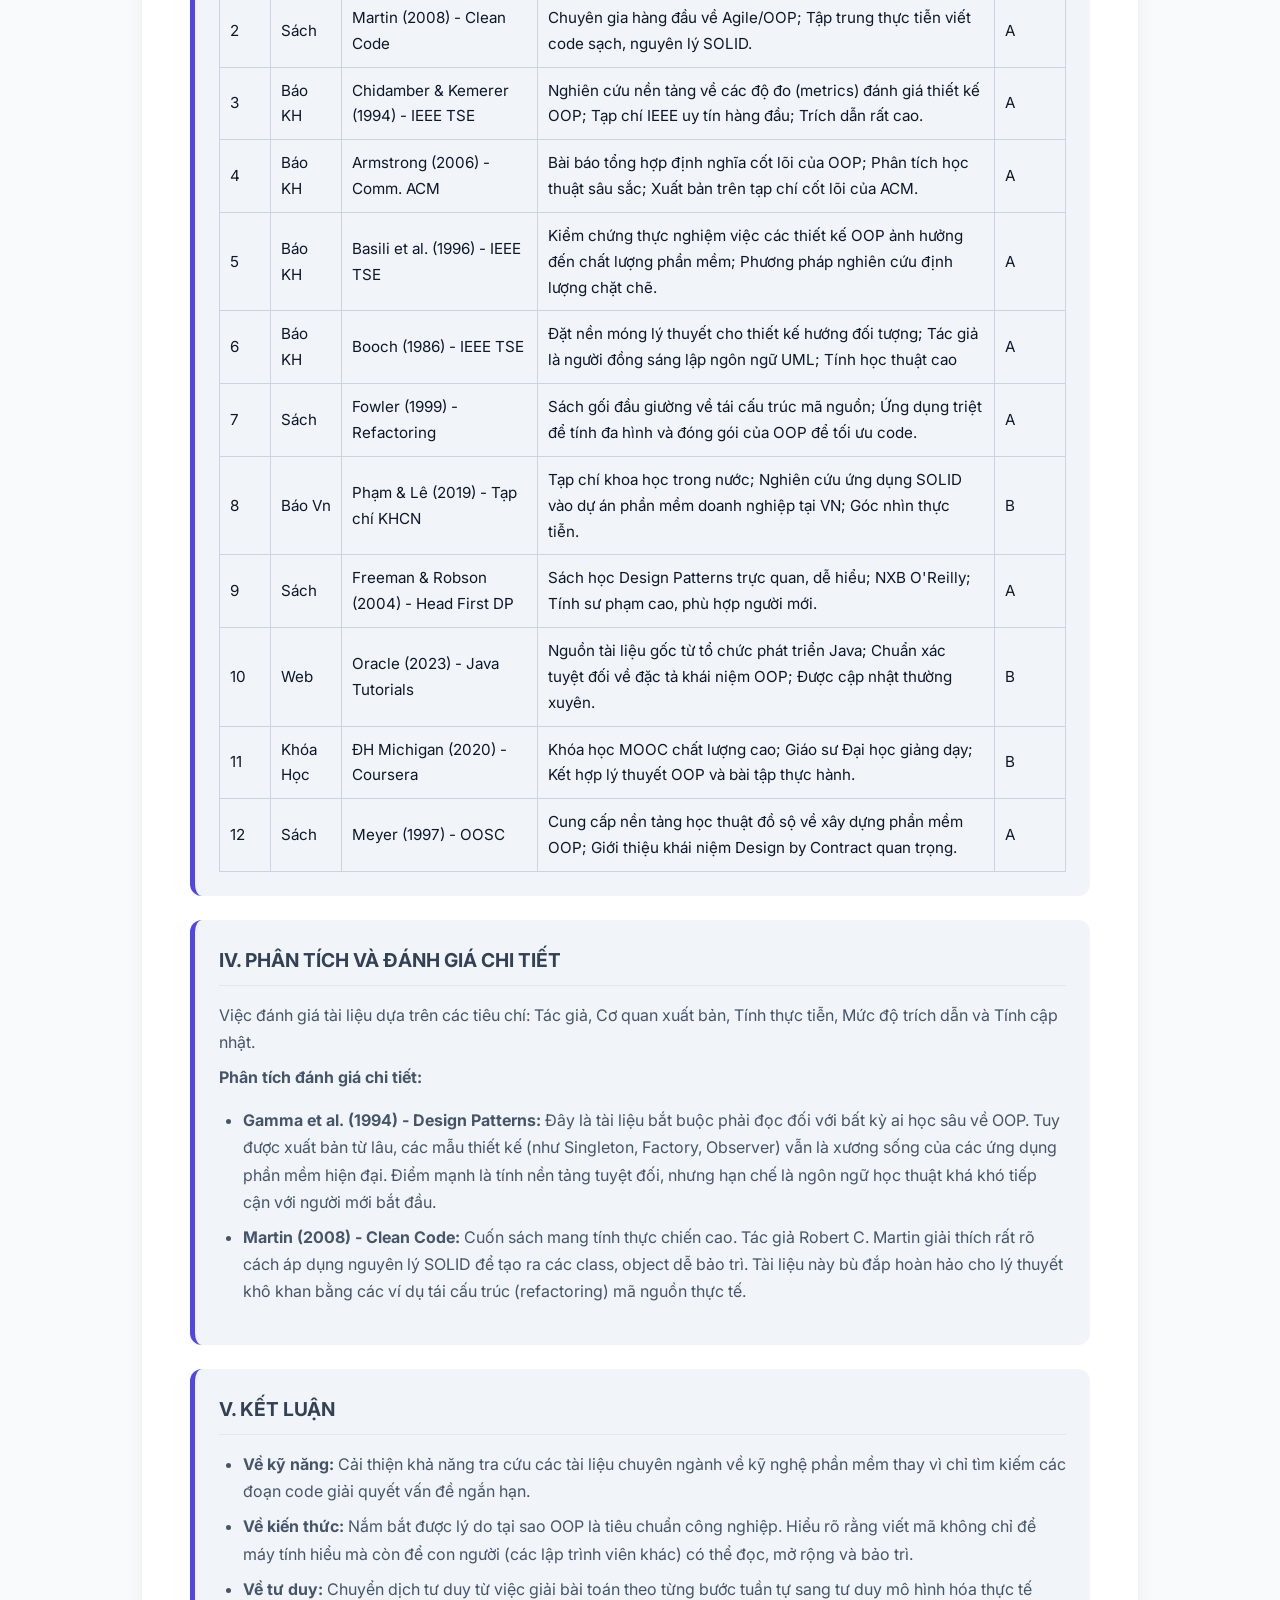
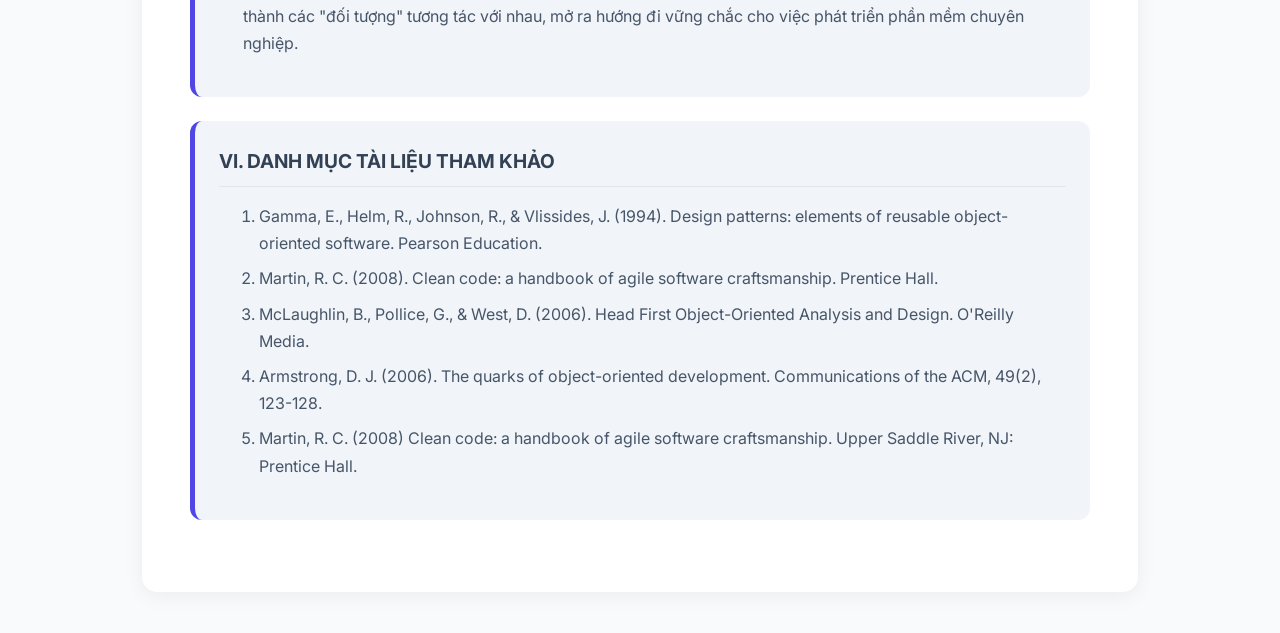
<file: projects/bai2/index.html>
<!DOCTYPE html>
<html lang="vi">
<head>
  <meta charset="UTF-8">
  <meta name="viewport" content="width=device-width, initial-scale=1.0">
  <title>Bài 2: Soạn thảo Văn bản Số</title>
  <style>
    @import url('https://fonts.googleapis.com/css2?family=Inter:wght@400;500;600;700&display=swap');
    body { font-family: 'Inter', sans-serif; background: #f8fafc; color: #0f172a; padding: 2rem; line-height: 1.7; }
    .container { max-width: 900px; margin: 0 auto; background: #ffffff; padding: 3rem; border-radius: 16px; box-shadow: 0 4px 20px rgba(15, 23, 42, 0.05); border: 1px solid rgba(15, 23, 42, 0.05); }
    h1 { color: #4f46e5; margin-bottom: 0.5rem; font-size: 2rem; font-weight: 700; text-align: center; }
    .subtitle { text-align: center; color: #64748b; margin-bottom: 3rem; font-size: 1.1rem; }
    .step { background: #f1f5f9; border-radius: 12px; padding: 1.5rem; margin-bottom: 1.5rem; border-left: 5px solid #4f46e5; transition: transform 0.2s ease, box-shadow 0.2s ease; }
    .step:hover { transform: translateX(4px); box-shadow: 0 4px 12px rgba(15, 23, 42, 0.05); }
    .step h3 { color: #334155; margin-top: 0; margin-bottom: 1rem; font-size: 1.2rem; border-bottom: 1px solid #e2e8f0; padding-bottom: 0.5rem;}
    .step p, .step li { color: #475569; margin: 0 0 0.5rem 0; }
    .step ul { padding-left: 1.5rem; margin-bottom: 1rem; }
    .drive-link-btn { display: inline-flex; align-items: center; gap: 8px; padding: 12px 28px; background: linear-gradient(135deg, #00cec9 0%, #6c5ce7 100%); color: white; text-decoration: none; font-weight: 600; border-radius: 12px; transition: all 0.3s ease; box-shadow: 0 4px 15px rgba(108, 92, 231, 0.3); font-size: 1.1rem; }
    .drive-link-btn:hover { transform: translateY(-3px); box-shadow: 0 8px 25px rgba(108, 92, 231, 0.4); background: linear-gradient(135deg, #00cec9 0%, #818cf8 100%); }
    table { width: 100%; border-collapse: collapse; margin-top: 1rem; font-size: 0.95rem; }
    th, td { border: 1px solid #cbd5e1; padding: 10px; text-align: left; }
    th { background: #e2e8f0; color: #334155; font-weight: 600; }
  </style>
</head>
<body>
  <div class="container">
    <h1>Bài 2: Soạn thảo Văn bản Số</h1>
    <p class="subtitle">Sinh viên: <strong>Triệu Văn Duy</strong> — Mã SV: <strong>25020090</strong></p>

    <div style="text-align: left; margin-bottom: 3rem;">
      <a href="https://drive.google.com/file/d/1PdNgs1O0-sUswZVWJ4-ET3QiCscArM2G/view?usp=sharing"target="_blank" rel="noopener" class="drive-link-btn">
        📄 Link bài tập
      </a>
    </div>

    <div class="step">
      <h3>I. ĐẶT VẤN ĐỀ VÀ PHẠM VI TÌM KIẾM</h3>
      <p><strong>Lựa chọn chủ đề:</strong> Ứng dụng của Lập trình Hướng đối tượng (OOP) trong phát triển phần mềm hiện đại.</p>
      <p><strong>Lý do chọn và tính thách thức:</strong> Sau một thời gian làm quen với các ngôn ngữ lập trình cơ bản và cách viết mã tuần tự (procedural), việc xây dựng các dự án phần mềm quy mô lớn đòi hỏi một tư duy thiết kế hệ thống tốt hơn. OOP cung cấp các nguyên lý cốt lõi (Đóng gói, Kế thừa, Đa hình, Trừu tượng) giúp quản lý độ phức tạp, tái sử dụng mã nguồn và dễ dàng bảo trì. Đề tài này giúp củng cố tư duy thiết kế phần mềm, làm nền tảng vững chắc trước khi tiếp cận các framework hoặc ngôn ngữ mới (như JavaScript, Java, C#). Thách thức của đề tài là việc tiếp cận các tài liệu học thuật về kiến trúc phần mềm, nguyên lý thiết kế (SOLID, Design Patterns) và phân biệt được lý thuyết với ứng dụng thực tiễn trong công nghiệp.</p>
      <p><strong>Phạm vi tìm kiếm:</strong></p>
      <ul>
        <li><strong>Thời gian:</strong> Các tài liệu từ năm 2000 đến nay (bao gồm các đầu sách nền tảng về thiết kế phần mềm và các bài báo cập nhật về ứng dụng thực tế).</li>
        <li><strong>Ngôn ngữ:</strong> Chủ yếu là tiếng Anh (nguồn tài liệu gốc về kỹ nghệ phần mềm) và tài liệu tiếng Việt tham khảo.</li>
        <li><strong>Trọng tâm nội dung:</strong> Khái niệm cốt lõi của OOP, nguyên lý thiết kế SOLID, Design Patterns, và so sánh hiệu quả của OOP trong các dự án thực tế.</li>
      </ul>
    </div>

    <div class="step">
      <h3>II. CHIẾN LƯỢC TÌM KIẾM THÔNG TIN</h3>
      <p>Để đảm bảo nguồn tài liệu mang tính hệ thống và ứng dụng cao, chiến lược tìm kiếm tập trung vào 4 nhóm chính:</p>
      <ul>
        <li><strong>Sách chuyên khảo kinh điển:</strong> Nguồn kiến thức chuẩn mực về OOP từ các tác giả/kỹ sư phần mềm huyền thoại (Robert C. Martin, Gang of Four).</li>
        <li><strong>Cơ sở dữ liệu học thuật quốc tế:</strong> Sử dụng IEEE Xplore và Google Scholar để tìm kiếm các bài báo đánh giá hiệu năng và hiệu quả bảo trì của dự án dùng OOP.</li>
        <li><strong>Cộng đồng kỹ sư và Nguồn mở:</strong> GitHub, StackOverflow, và các blog kỹ thuật từ các công ty công nghệ lớn để xem xét thực hiện áp dụng OOP hiện nay.</li>
        <li><strong>Giáo trình Đại học:</strong> Giáo trình C++ hoặc Java từ các trường Đại học công nghệ để đối chiếu với nền tảng lý thuyết được giảng dạy.</li>
      </ul>
    </div>

    <div class="step">
      <h3>III. BẢNG TỔNG HỢP VÀ ĐÁNH GIÁ ĐỘ TIN CẬY</h3>
      <table>
        <thead>
          <tr>
            <th>STT</th>
            <th>Phân loại</th>
            <th>Tên Tác giả / Tài liệu (Viết tắt)</th>
            <th>Đánh giá theo 5 tiêu chí</th>
            <th>Xếp hạng</th>
          </tr>
        </thead>
        <tbody>
          <tr><td>1</td><td>Sách</td><td>Gamma et al. (1994) - Design Patterns</td><td>Sách kinh điển về mẫu thiết kế OOP; Tác giả là nhóm "Gang of Four" huyền thoại; Trích dẫn cực cao.</td><td>A</td></tr>
          <tr><td>2</td><td>Sách</td><td>Martin (2008) - Clean Code</td><td>Chuyên gia hàng đầu về Agile/OOP; Tập trung thực tiễn viết code sạch, nguyên lý SOLID.</td><td>A</td></tr>
          <tr><td>3</td><td>Báo KH</td><td>Chidamber & Kemerer (1994) - IEEE TSE</td><td>Nghiên cứu nền tảng về các độ đo (metrics) đánh giá thiết kế OOP; Tạp chí IEEE uy tín hàng đầu; Trích dẫn rất cao.</td><td>A</td></tr>
          <tr><td>4</td><td>Báo KH</td><td>Armstrong (2006) - Comm. ACM</td><td>Bài báo tổng hợp định nghĩa cốt lõi của OOP; Phân tích học thuật sâu sắc; Xuất bản trên tạp chí cốt lõi của ACM.</td><td>A</td></tr>
          <tr><td>5</td><td>Báo KH</td><td>Basili et al. (1996) - IEEE TSE</td><td>Kiểm chứng thực nghiệm việc các thiết kế OOP ảnh hưởng đến chất lượng phần mềm; Phương pháp nghiên cứu định lượng chặt chẽ.</td><td>A</td></tr>
          <tr><td>6</td><td>Báo KH</td><td>Booch (1986) - IEEE TSE</td><td>Đặt nền móng lý thuyết cho thiết kế hướng đối tượng; Tác giả là người đồng sáng lập ngôn ngữ UML; Tính học thuật cao</td><td>A</td></tr>
          <tr><td>7</td><td>Sách</td><td>Fowler (1999) - Refactoring</td><td>Sách gối đầu giường về tái cấu trúc mã nguồn; Ứng dụng triệt để tính đa hình và đóng gói của OOP để tối ưu code.</td><td>A</td></tr>
          <tr><td>8</td><td>Báo Vn</td><td>Phạm & Lê (2019) - Tạp chí KHCN</td><td>Tạp chí khoa học trong nước; Nghiên cứu ứng dụng SOLID vào dự án phần mềm doanh nghiệp tại VN; Góc nhìn thực tiễn.</td><td>B</td></tr>
          <tr><td>9</td><td>Sách</td><td>Freeman & Robson (2004) - Head First DP</td><td>Sách học Design Patterns trực quan, dễ hiểu; NXB O'Reilly; Tính sư phạm cao, phù hợp người mới.</td><td>A</td></tr>
          <tr><td>10</td><td>Web</td><td>Oracle (2023) - Java Tutorials</td><td>Nguồn tài liệu gốc từ tổ chức phát triển Java; Chuẩn xác tuyệt đối về đặc tả khái niệm OOP; Được cập nhật thường xuyên.</td><td>B</td></tr>
          <tr><td>11</td><td>Khóa Học</td><td>ĐH Michigan (2020) - Coursera</td><td>Khóa học MOOC chất lượng cao; Giáo sư Đại học giảng dạy; Kết hợp lý thuyết OOP và bài tập thực hành.</td><td>B</td></tr>
          <tr><td>12</td><td>Sách</td><td>Meyer (1997) - OOSC</td><td>Cung cấp nền tảng học thuật đồ sộ về xây dựng phần mềm OOP; Giới thiệu khái niệm Design by Contract quan trọng.</td><td>A</td></tr>
        </tbody>
      </table>
    </div>

    <div class="step">
      <h3>IV. PHÂN TÍCH VÀ ĐÁNH GIÁ CHI TIẾT</h3>
      <p>Việc đánh giá tài liệu dựa trên các tiêu chí: Tác giả, Cơ quan xuất bản, Tính thực tiễn, Mức độ trích dẫn và Tính cập nhật.</p>
      <p><strong>Phân tích đánh giá chi tiết:</strong></p>
      <ul>
        <li><strong>Gamma et al. (1994) - Design Patterns:</strong> Đây là tài liệu bắt buộc phải đọc đối với bất kỳ ai học sâu về OOP. Tuy được xuất bản từ lâu, các mẫu thiết kế (như Singleton, Factory, Observer) vẫn là xương sống của các ứng dụng phần mềm hiện đại. Điểm mạnh là tính nền tảng tuyệt đối, nhưng hạn chế là ngôn ngữ học thuật khá khó tiếp cận với người mới bắt đầu.</li>
        <li><strong>Martin (2008) - Clean Code:</strong> Cuốn sách mang tính thực chiến cao. Tác giả Robert C. Martin giải thích rất rõ cách áp dụng nguyên lý SOLID để tạo ra các class, object dễ bảo trì. Tài liệu này bù đắp hoàn hảo cho lý thuyết khô khan bằng các ví dụ tái cấu trúc (refactoring) mã nguồn thực tế.</li>
      </ul>
    </div>

    <div class="step">
      <h3>V. KẾT LUẬN</h3>
      <ul>
        <li><strong>Về kỹ năng:</strong> Cải thiện khả năng tra cứu các tài liệu chuyên ngành về kỹ nghệ phần mềm thay vì chỉ tìm kiếm các đoạn code giải quyết vấn đề ngắn hạn.</li>
        <li><strong>Về kiến thức:</strong> Nắm bắt được lý do tại sao OOP là tiêu chuẩn công nghiệp. Hiểu rõ rằng viết mã không chỉ để máy tính hiểu mà còn để con người (các lập trình viên khác) có thể đọc, mở rộng và bảo trì.</li>
        <li><strong>Về tư duy:</strong> Chuyển dịch tư duy từ việc giải bài toán theo từng bước tuần tự sang tư duy mô hình hóa thực tế thành các "đối tượng" tương tác với nhau, mở ra hướng đi vững chắc cho việc phát triển phần mềm chuyên nghiệp.</li>
      </ul>
    </div>

    <div class="step">
      <h3>VI. DANH MỤC TÀI LIỆU THAM KHẢO</h3>
      <ol>
        <li>Gamma, E., Helm, R., Johnson, R., & Vlissides, J. (1994). Design patterns: elements of reusable object-oriented software. Pearson Education.</li>
        <li>Martin, R. C. (2008). Clean code: a handbook of agile software craftsmanship. Prentice Hall.</li>
        <li>McLaughlin, B., Pollice, G., & West, D. (2006). Head First Object-Oriented Analysis and Design. O'Reilly Media.</li>
        <li>Armstrong, D. J. (2006). The quarks of object-oriented development. Communications of the ACM, 49(2), 123-128.</li>
        <li>Martin, R. C. (2008) Clean code: a handbook of agile software craftsmanship. Upper Saddle River, NJ: Prentice Hall.</li>
      </ol>
    </div>
  </div>
</body>
</html>
</file>
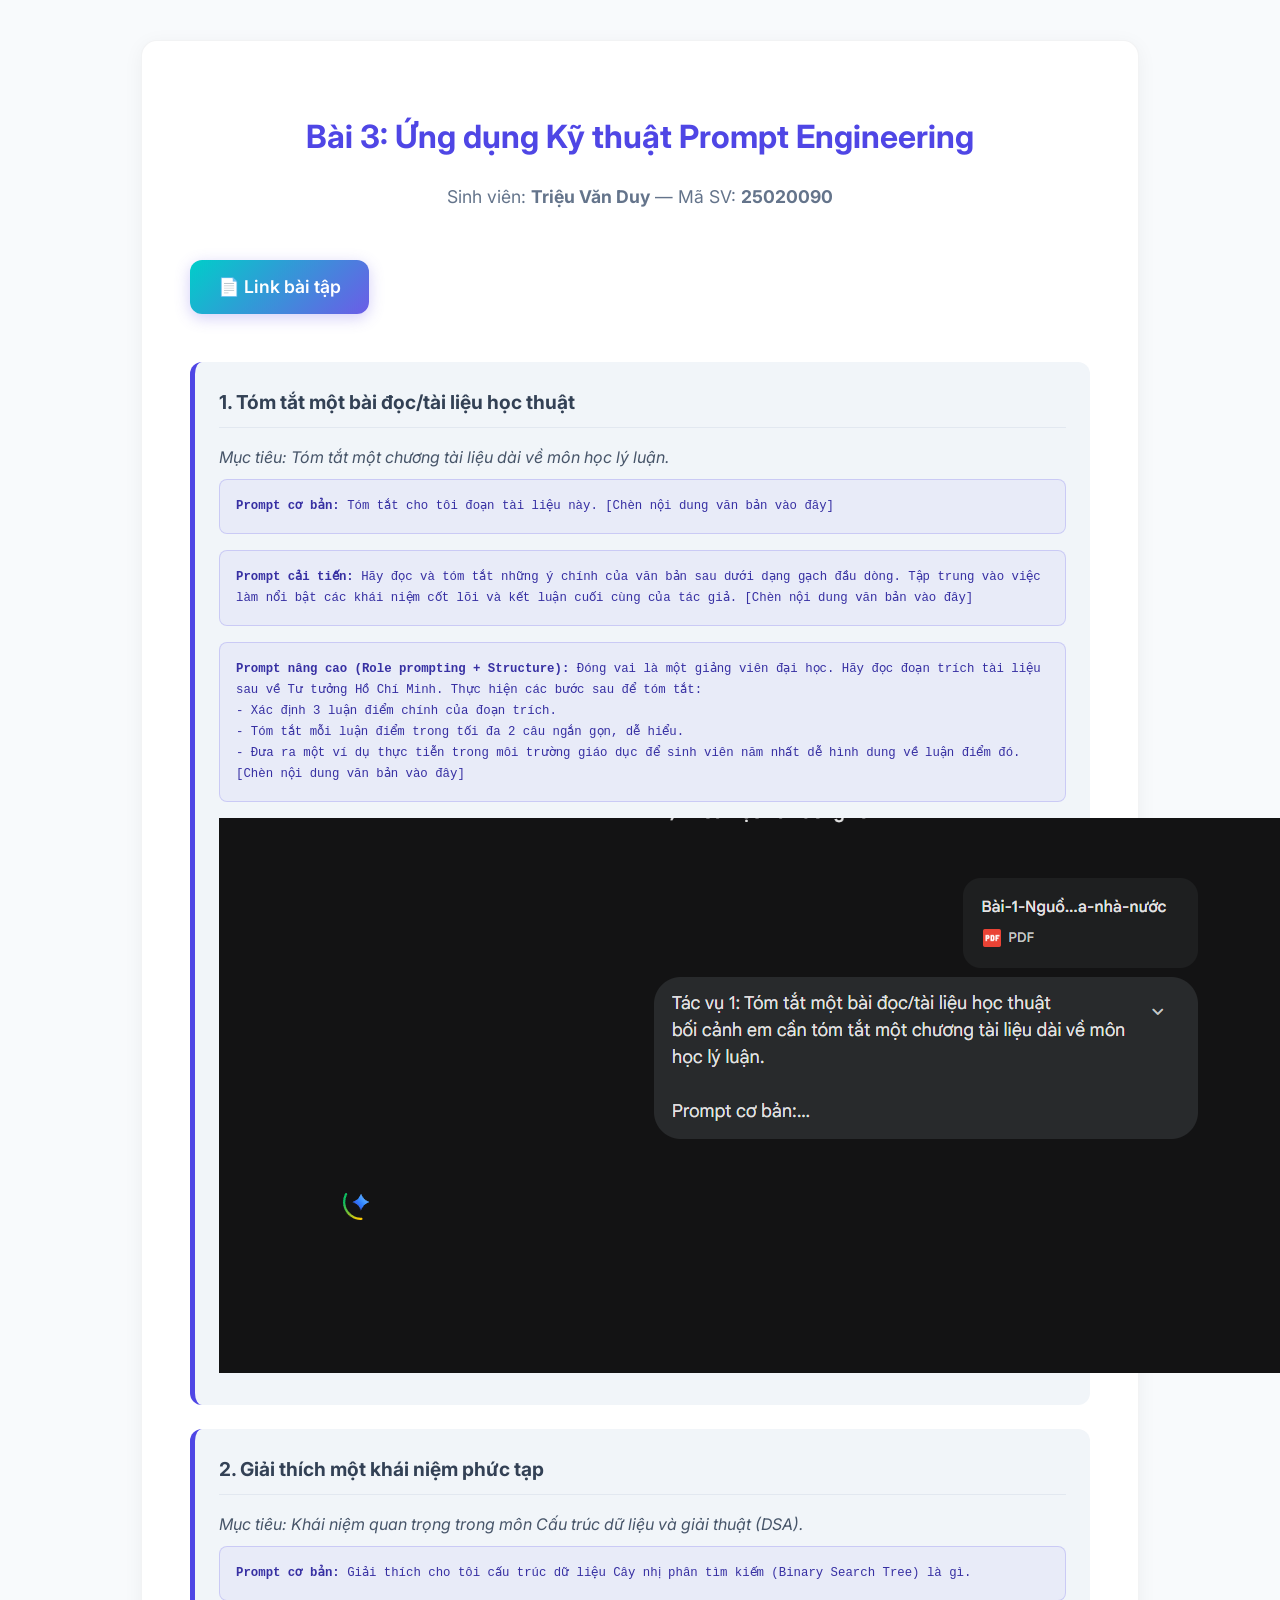
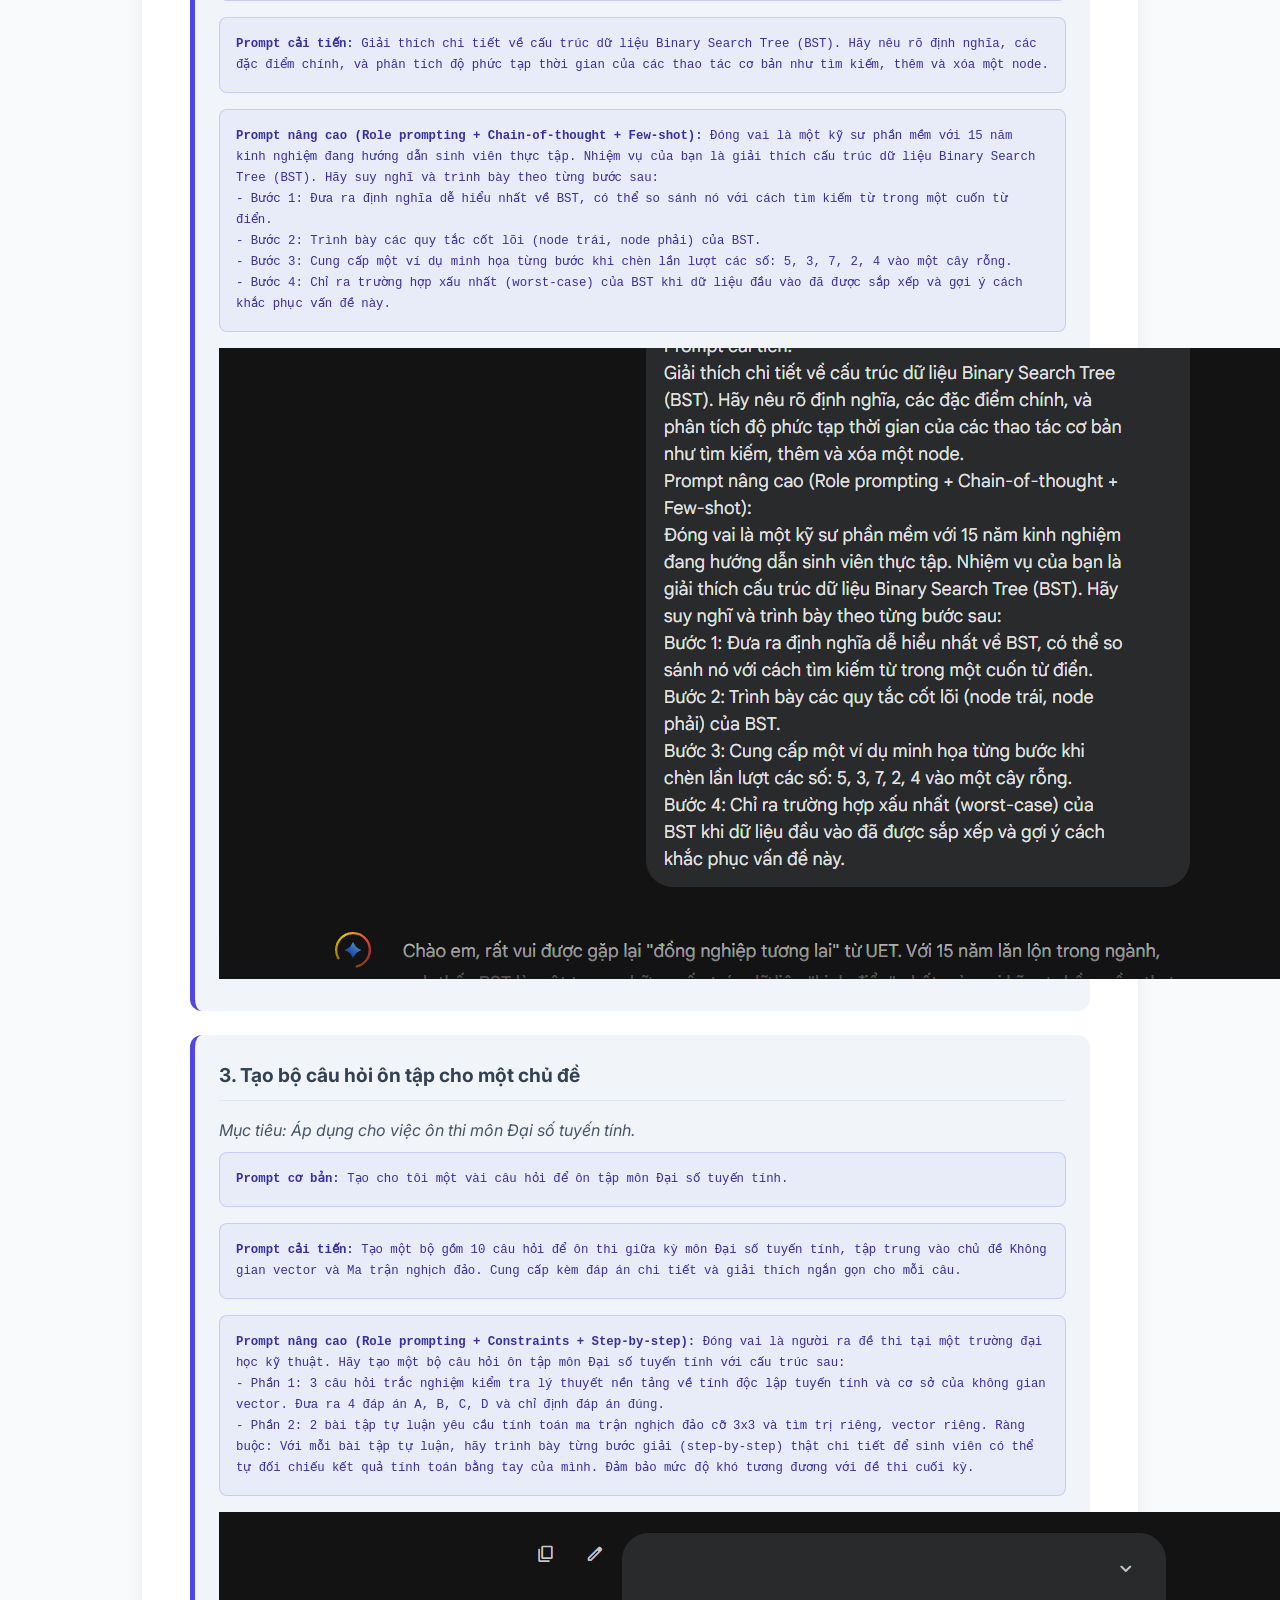
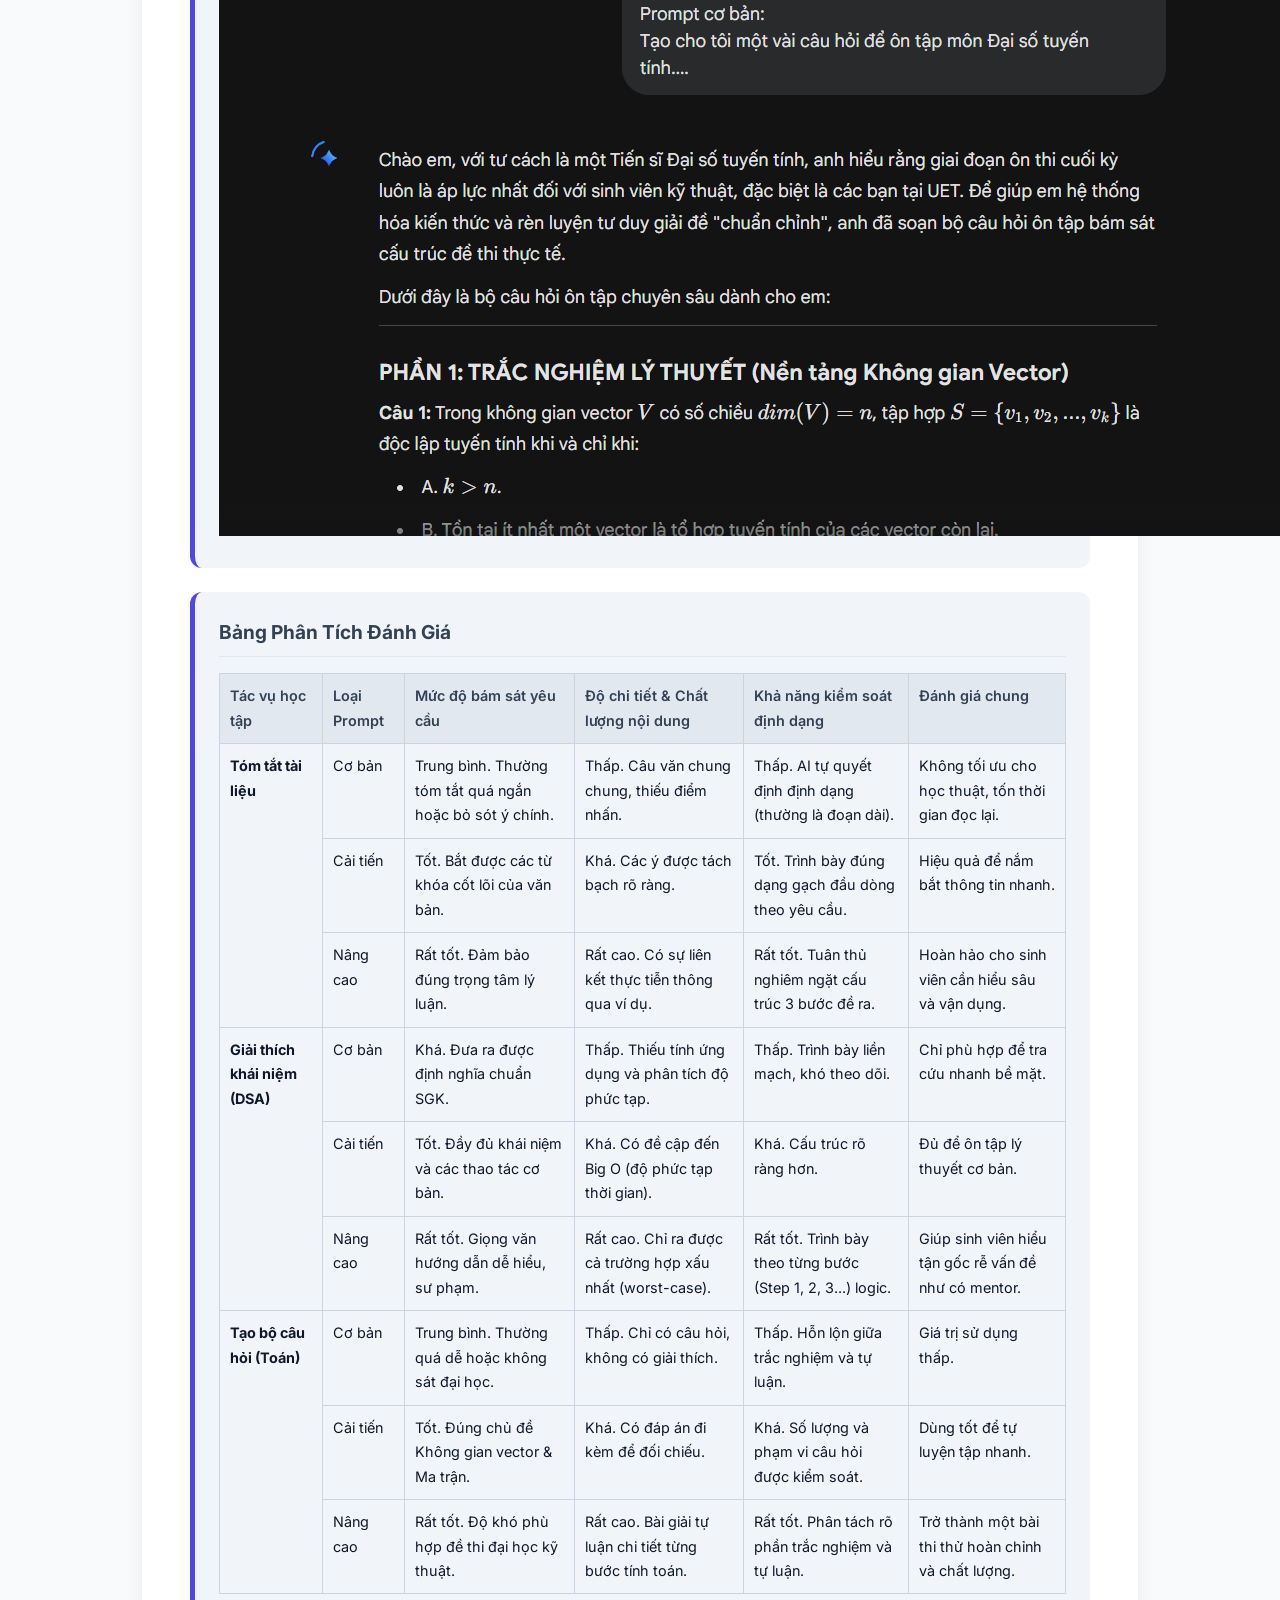
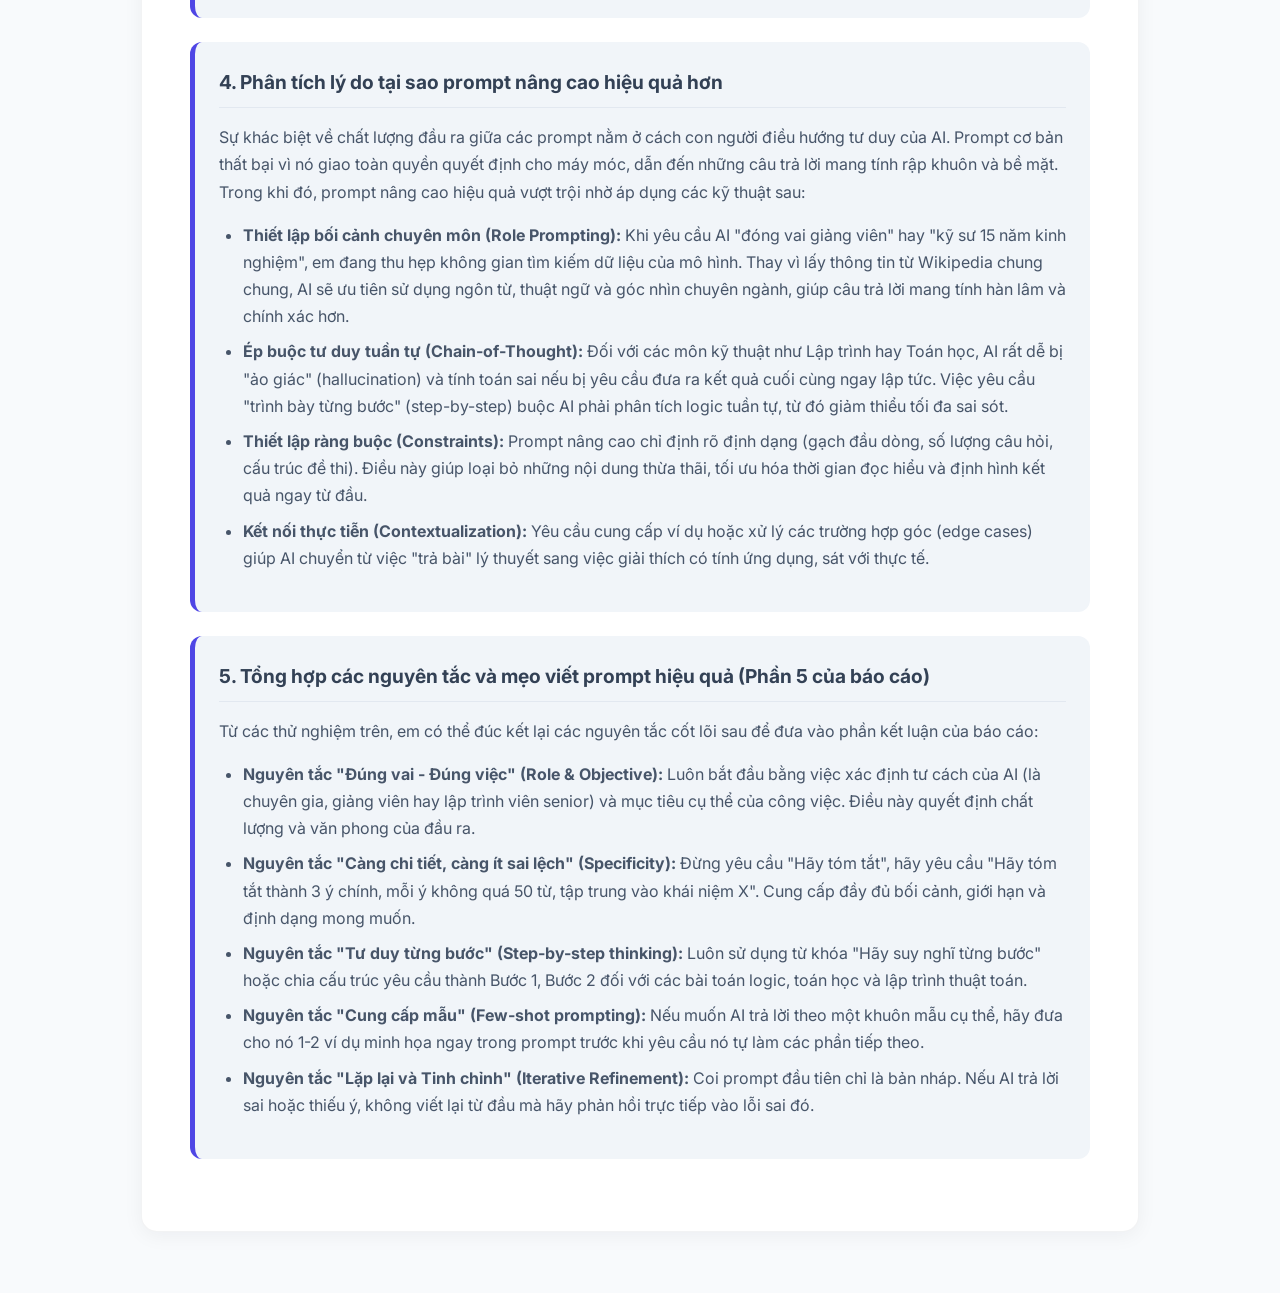
<file: projects/bai3/index.html>
<!DOCTYPE html>
<html lang="vi">
<head>
  <meta charset="UTF-8">
  <meta name="viewport" content="width=device-width, initial-scale=1.0">
  <title>Bài 3: Ứng dụng Kỹ thuật Prompt Engineering</title>
  <style>
    @import url('https://fonts.googleapis.com/css2?family=Inter:wght@400;500;600;700&display=swap');
    body { font-family: 'Inter', sans-serif; background: #f8fafc; color: #0f172a; padding: 2rem; line-height: 1.7; }
    .container { max-width: 900px; margin: 0 auto; background: #ffffff; padding: 3rem; border-radius: 16px; box-shadow: 0 4px 20px rgba(15, 23, 42, 0.05); border: 1px solid rgba(15, 23, 42, 0.05); }
    h1 { color: #4f46e5; margin-bottom: 0.5rem; font-size: 2rem; font-weight: 700; text-align: center; }
    .subtitle { text-align: center; color: #64748b; margin-bottom: 3rem; font-size: 1.1rem; }
    .step { background: #f1f5f9; border-radius: 12px; padding: 1.5rem; margin-bottom: 1.5rem; border-left: 5px solid #4f46e5; transition: transform 0.2s ease, box-shadow 0.2s ease; }
    .step:hover { transform: translateX(4px); box-shadow: 0 4px 12px rgba(15, 23, 42, 0.05); }
    .step h3 { color: #334155; margin-top: 0; margin-bottom: 1rem; font-size: 1.2rem; border-bottom: 1px solid #e2e8f0; padding-bottom: 0.5rem;}
    .step p, .step li { color: #475569; margin: 0 0 0.5rem 0; }
    .step ul { padding-left: 1.5rem; margin-bottom: 1rem; }
    .drive-link-btn { display: inline-flex; align-items: center; gap: 8px; padding: 12px 28px; background: linear-gradient(135deg, #00cec9 0%, #6c5ce7 100%); color: white; text-decoration: none; font-weight: 600; border-radius: 12px; transition: all 0.3s ease; box-shadow: 0 4px 15px rgba(108, 92, 231, 0.3); font-size: 1.1rem; }
    .drive-link-btn:hover { transform: translateY(-3px); box-shadow: 0 8px 25px rgba(108, 92, 231, 0.4); background: linear-gradient(135deg, #00cec9 0%, #818cf8 100%); }
    .prompt-box { background: rgba(79, 70, 229, 0.05); border: 1px solid rgba(79, 70, 229, 0.2); border-radius: 8px; padding: 1rem; margin-bottom: 1rem; font-family: monospace; font-size: 0.95em; color: #3730a3; }
    table { width: 100%; border-collapse: collapse; margin-top: 1rem; font-size: 0.9rem; }
    th, td { border: 1px solid #cbd5e1; padding: 10px; text-align: left; vertical-align: top;}
    th { background: #e2e8f0; color: #334155; font-weight: 600; }
  </style>
</head>
<body>
  <div class="container">
    <h1>Bài 3: Ứng dụng Kỹ thuật Prompt Engineering</h1>
    <p class="subtitle">Sinh viên: <strong>Triệu Văn Duy</strong> — Mã SV: <strong>25020090</strong></p>

    <div style="text-align: left; margin-bottom: 3rem;">
      <a href="https://drive.google.com/file/d/1pb2LtfPLDUH4-oaC2RrGPz3K-2AaZaoY/view?usp=sharing" target="_blank" rel="noopener" class="drive-link-btn">
        📄 Link bài tập
      </a>
    </div>

    <div class="step">
      <h3>1. Tóm tắt một bài đọc/tài liệu học thuật</h3>
      <p><em>Mục tiêu: Tóm tắt một chương tài liệu dài về môn học lý luận.</em></p>
      <div class="prompt-box">
        <strong>Prompt cơ bản:</strong> Tóm tắt cho tôi đoạn tài liệu này. [Chèn nội dung văn bản vào đây]
      </div>
      <div class="prompt-box">
        <strong>Prompt cải tiến:</strong> Hãy đọc và tóm tắt những ý chính của văn bản sau dưới dạng gạch đầu dòng. Tập trung vào việc làm nổi bật các khái niệm cốt lõi và kết luận cuối cùng của tác giả. [Chèn nội dung văn bản vào đây]
      </div>
      <div class="prompt-box">
        <strong>Prompt nâng cao (Role prompting + Structure):</strong> Đóng vai là một giảng viên đại học. Hãy đọc đoạn trích tài liệu sau về Tư tưởng Hồ Chí Minh. Thực hiện các bước sau để tóm tắt:<br>
        - Xác định 3 luận điểm chính của đoạn trích.<br>
        - Tóm tắt mỗi luận điểm trong tối đa 2 câu ngắn gọn, dễ hiểu.<br>
        - Đưa ra một ví dụ thực tiễn trong môi trường giáo dục để sinh viên năm nhất dễ hình dung về luận điểm đó. [Chèn nội dung văn bản vào đây]
        
      </div>
      <img src="../../assets/images/bai3/anhB3.png" alt="Minh họa Bước 1" class="step-img">
    </div>

    <div class="step">
      <h3>2. Giải thích một khái niệm phức tạp</h3>
      <p><em>Mục tiêu: Khái niệm quan trọng trong môn Cấu trúc dữ liệu và giải thuật (DSA).</em></p>
      <div class="prompt-box">
        <strong>Prompt cơ bản:</strong> Giải thích cho tôi cấu trúc dữ liệu Cây nhị phân tìm kiếm (Binary Search Tree) là gì.
      </div>
      <div class="prompt-box">
        <strong>Prompt cải tiến:</strong> Giải thích chi tiết về cấu trúc dữ liệu Binary Search Tree (BST). Hãy nêu rõ định nghĩa, các đặc điểm chính, và phân tích độ phức tạp thời gian của các thao tác cơ bản như tìm kiếm, thêm và xóa một node.
      </div>
      <div class="prompt-box">
        <strong>Prompt nâng cao (Role prompting + Chain-of-thought + Few-shot):</strong> Đóng vai là một kỹ sư phần mềm với 15 năm kinh nghiệm đang hướng dẫn sinh viên thực tập. Nhiệm vụ của bạn là giải thích cấu trúc dữ liệu Binary Search Tree (BST). Hãy suy nghĩ và trình bày theo từng bước sau:<br>
        - Bước 1: Đưa ra định nghĩa dễ hiểu nhất về BST, có thể so sánh nó với cách tìm kiếm từ trong một cuốn từ điển.<br>
        - Bước 2: Trình bày các quy tắc cốt lõi (node trái, node phải) của BST.<br>
        - Bước 3: Cung cấp một ví dụ minh họa từng bước khi chèn lần lượt các số: 5, 3, 7, 2, 4 vào một cây rỗng.<br>
        - Bước 4: Chỉ ra trường hợp xấu nhất (worst-case) của BST khi dữ liệu đầu vào đã được sắp xếp và gợi ý cách khắc phục vấn đề này.
        
      </div>
      <img src="../../assets/images/bai3/anhbb33.png" alt="Minh họa Bước 1" class="step-img">
    </div>

    <div class="step">
      <h3>3. Tạo bộ câu hỏi ôn tập cho một chủ đề</h3>
      <p><em>Mục tiêu: Áp dụng cho việc ôn thi môn Đại số tuyến tính.</em></p>
      <div class="prompt-box">
        <strong>Prompt cơ bản:</strong> Tạo cho tôi một vài câu hỏi để ôn tập môn Đại số tuyến tính.
      </div>
      <div class="prompt-box">
        <strong>Prompt cải tiến:</strong> Tạo một bộ gồm 10 câu hỏi để ôn thi giữa kỳ môn Đại số tuyến tính, tập trung vào chủ đề Không gian vector và Ma trận nghịch đảo. Cung cấp kèm đáp án chi tiết và giải thích ngắn gọn cho mỗi câu.
      </div>
      <div class="prompt-box">
        <strong>Prompt nâng cao (Role prompting + Constraints + Step-by-step):</strong> Đóng vai là người ra đề thi tại một trường đại học kỹ thuật. Hãy tạo một bộ câu hỏi ôn tập môn Đại số tuyến tính với cấu trúc sau:<br>
        - Phần 1: 3 câu hỏi trắc nghiệm kiểm tra lý thuyết nền tảng về tính độc lập tuyến tính và cơ sở của không gian vector. Đưa ra 4 đáp án A, B, C, D và chỉ định đáp án đúng.<br>
        - Phần 2: 2 bài tập tự luận yêu cầu tính toán ma trận nghịch đảo cỡ 3x3 và tìm trị riêng, vector riêng. Ràng buộc: Với mỗi bài tập tự luận, hãy trình bày từng bước giải (step-by-step) thật chi tiết để sinh viên có thể tự đối chiếu kết quả tính toán bằng tay của mình. Đảm bảo mức độ khó tương đương với đề thi cuối kỳ.
      </div>
      <img src="../../assets/images/bai3/b3333.png" alt="Minh họa Bước 1" class="step-img">
    </div>

    <div class="step">
      <h3>Bảng Phân Tích Đánh Giá</h3>
      <table>
        <thead>
          <tr>
            <th>Tác vụ học tập</th>
            <th>Loại Prompt</th>
            <th>Mức độ bám sát yêu cầu</th>
            <th>Độ chi tiết & Chất lượng nội dung</th>
            <th>Khả năng kiểm soát định dạng</th>
            <th>Đánh giá chung</th>
          </tr>
        </thead>
        <tbody>
          <tr>
            <td rowspan="3"><strong>Tóm tắt tài liệu</strong></td>
            <td>Cơ bản</td>
            <td>Trung bình. Thường tóm tắt quá ngắn hoặc bỏ sót ý chính.</td>
            <td>Thấp. Câu văn chung chung, thiếu điểm nhấn.</td>
            <td>Thấp. AI tự quyết định định dạng (thường là đoạn dài).</td>
            <td>Không tối ưu cho học thuật, tốn thời gian đọc lại.</td>
          </tr>
          <tr>
            <td>Cải tiến</td>
            <td>Tốt. Bắt được các từ khóa cốt lõi của văn bản.</td>
            <td>Khá. Các ý được tách bạch rõ ràng.</td>
            <td>Tốt. Trình bày đúng dạng gạch đầu dòng theo yêu cầu.</td>
            <td>Hiệu quả để nắm bắt thông tin nhanh.</td>
          </tr>
          <tr>
            <td>Nâng cao</td>
            <td>Rất tốt. Đảm bảo đúng trọng tâm lý luận.</td>
            <td>Rất cao. Có sự liên kết thực tiễn thông qua ví dụ.</td>
            <td>Rất tốt. Tuân thủ nghiêm ngặt cấu trúc 3 bước đề ra.</td>
            <td>Hoàn hảo cho sinh viên cần hiểu sâu và vận dụng.</td>
          </tr>
          <tr>
            <td rowspan="3"><strong>Giải thích khái niệm (DSA)</strong></td>
            <td>Cơ bản</td>
            <td>Khá. Đưa ra được định nghĩa chuẩn SGK.</td>
            <td>Thấp. Thiếu tính ứng dụng và phân tích độ phức tạp.</td>
            <td>Thấp. Trình bày liền mạch, khó theo dõi.</td>
            <td>Chỉ phù hợp để tra cứu nhanh bề mặt.</td>
          </tr>
          <tr>
            <td>Cải tiến</td>
            <td>Tốt. Đầy đủ khái niệm và các thao tác cơ bản.</td>
            <td>Khá. Có đề cập đến Big O (độ phức tạp thời gian).</td>
            <td>Khá. Cấu trúc rõ ràng hơn.</td>
            <td>Đủ để ôn tập lý thuyết cơ bản.</td>
          </tr>
          <tr>
            <td>Nâng cao</td>
            <td>Rất tốt. Giọng văn hướng dẫn dễ hiểu, sư phạm.</td>
            <td>Rất cao. Chỉ ra được cả trường hợp xấu nhất (worst-case).</td>
            <td>Rất tốt. Trình bày theo từng bước (Step 1, 2, 3...) logic.</td>
            <td>Giúp sinh viên hiểu tận gốc rễ vấn đề như có mentor.</td>
          </tr>
          <tr>
            <td rowspan="3"><strong>Tạo bộ câu hỏi (Toán)</strong></td>
            <td>Cơ bản</td>
            <td>Trung bình. Thường quá dễ hoặc không sát đại học.</td>
            <td>Thấp. Chỉ có câu hỏi, không có giải thích.</td>
            <td>Thấp. Hỗn lộn giữa trắc nghiệm và tự luận.</td>
            <td>Giá trị sử dụng thấp.</td>
          </tr>
          <tr>
            <td>Cải tiến</td>
            <td>Tốt. Đúng chủ đề Không gian vector & Ma trận.</td>
            <td>Khá. Có đáp án đi kèm để đối chiếu.</td>
            <td>Khá. Số lượng và phạm vi câu hỏi được kiểm soát.</td>
            <td>Dùng tốt để tự luyện tập nhanh.</td>
          </tr>
          <tr>
            <td>Nâng cao</td>
            <td>Rất tốt. Độ khó phù hợp đề thi đại học kỹ thuật.</td>
            <td>Rất cao. Bài giải tự luận chi tiết từng bước tính toán.</td>
            <td>Rất tốt. Phân tách rõ phần trắc nghiệm và tự luận.</td>
            <td>Trở thành một bài thi thử hoàn chỉnh và chất lượng.</td>
          </tr>
        </tbody>
      </table>
    </div>

    <div class="step">
      <h3>4. Phân tích lý do tại sao prompt nâng cao hiệu quả hơn</h3>
      <p>Sự khác biệt về chất lượng đầu ra giữa các prompt nằm ở cách con người điều hướng tư duy của AI. Prompt cơ bản thất bại vì nó giao toàn quyền quyết định cho máy móc, dẫn đến những câu trả lời mang tính rập khuôn và bề mặt. Trong khi đó, prompt nâng cao hiệu quả vượt trội nhờ áp dụng các kỹ thuật sau:</p>
      <ul>
        <li><strong>Thiết lập bối cảnh chuyên môn (Role Prompting):</strong> Khi yêu cầu AI "đóng vai giảng viên" hay "kỹ sư 15 năm kinh nghiệm", em đang thu hẹp không gian tìm kiếm dữ liệu của mô hình. Thay vì lấy thông tin từ Wikipedia chung chung, AI sẽ ưu tiên sử dụng ngôn từ, thuật ngữ và góc nhìn chuyên ngành, giúp câu trả lời mang tính hàn lâm và chính xác hơn.</li>
        <li><strong>Ép buộc tư duy tuần tự (Chain-of-Thought):</strong> Đối với các môn kỹ thuật như Lập trình hay Toán học, AI rất dễ bị "ảo giác" (hallucination) và tính toán sai nếu bị yêu cầu đưa ra kết quả cuối cùng ngay lập tức. Việc yêu cầu "trình bày từng bước" (step-by-step) buộc AI phải phân tích logic tuần tự, từ đó giảm thiểu tối đa sai sót.</li>
        <li><strong>Thiết lập ràng buộc (Constraints):</strong> Prompt nâng cao chỉ định rõ định dạng (gạch đầu dòng, số lượng câu hỏi, cấu trúc đề thi). Điều này giúp loại bỏ những nội dung thừa thãi, tối ưu hóa thời gian đọc hiểu và định hình kết quả ngay từ đầu.</li>
        <li><strong>Kết nối thực tiễn (Contextualization):</strong> Yêu cầu cung cấp ví dụ hoặc xử lý các trường hợp góc (edge cases) giúp AI chuyển từ việc "trả bài" lý thuyết sang việc giải thích có tính ứng dụng, sát với thực tế.</li>
      </ul>
    </div>

    <div class="step">
      <h3>5. Tổng hợp các nguyên tắc và mẹo viết prompt hiệu quả (Phần 5 của báo cáo)</h3>
      <p>Từ các thử nghiệm trên, em có thể đúc kết lại các nguyên tắc cốt lõi sau để đưa vào phần kết luận của báo cáo:</p>
      <ul>
        <li><strong>Nguyên tắc "Đúng vai - Đúng việc" (Role & Objective):</strong> Luôn bắt đầu bằng việc xác định tư cách của AI (là chuyên gia, giảng viên hay lập trình viên senior) và mục tiêu cụ thể của công việc. Điều này quyết định chất lượng và văn phong của đầu ra.</li>
        <li><strong>Nguyên tắc "Càng chi tiết, càng ít sai lệch" (Specificity):</strong> Đừng yêu cầu "Hãy tóm tắt", hãy yêu cầu "Hãy tóm tắt thành 3 ý chính, mỗi ý không quá 50 từ, tập trung vào khái niệm X". Cung cấp đầy đủ bối cảnh, giới hạn và định dạng mong muốn.</li>
        <li><strong>Nguyên tắc "Tư duy từng bước" (Step-by-step thinking):</strong> Luôn sử dụng từ khóa "Hãy suy nghĩ từng bước" hoặc chia cấu trúc yêu cầu thành Bước 1, Bước 2 đối với các bài toán logic, toán học và lập trình thuật toán.</li>
        <li><strong>Nguyên tắc "Cung cấp mẫu" (Few-shot prompting):</strong> Nếu muốn AI trả lời theo một khuôn mẫu cụ thể, hãy đưa cho nó 1-2 ví dụ minh họa ngay trong prompt trước khi yêu cầu nó tự làm các phần tiếp theo.</li>
        <li><strong>Nguyên tắc "Lặp lại và Tinh chỉnh" (Iterative Refinement):</strong> Coi prompt đầu tiên chỉ là bản nháp. Nếu AI trả lời sai hoặc thiếu ý, không viết lại từ đầu mà hãy phản hồi trực tiếp vào lỗi sai đó.</li>
      </ul>
    </div>
  </div>
</body>
</html>
</file>
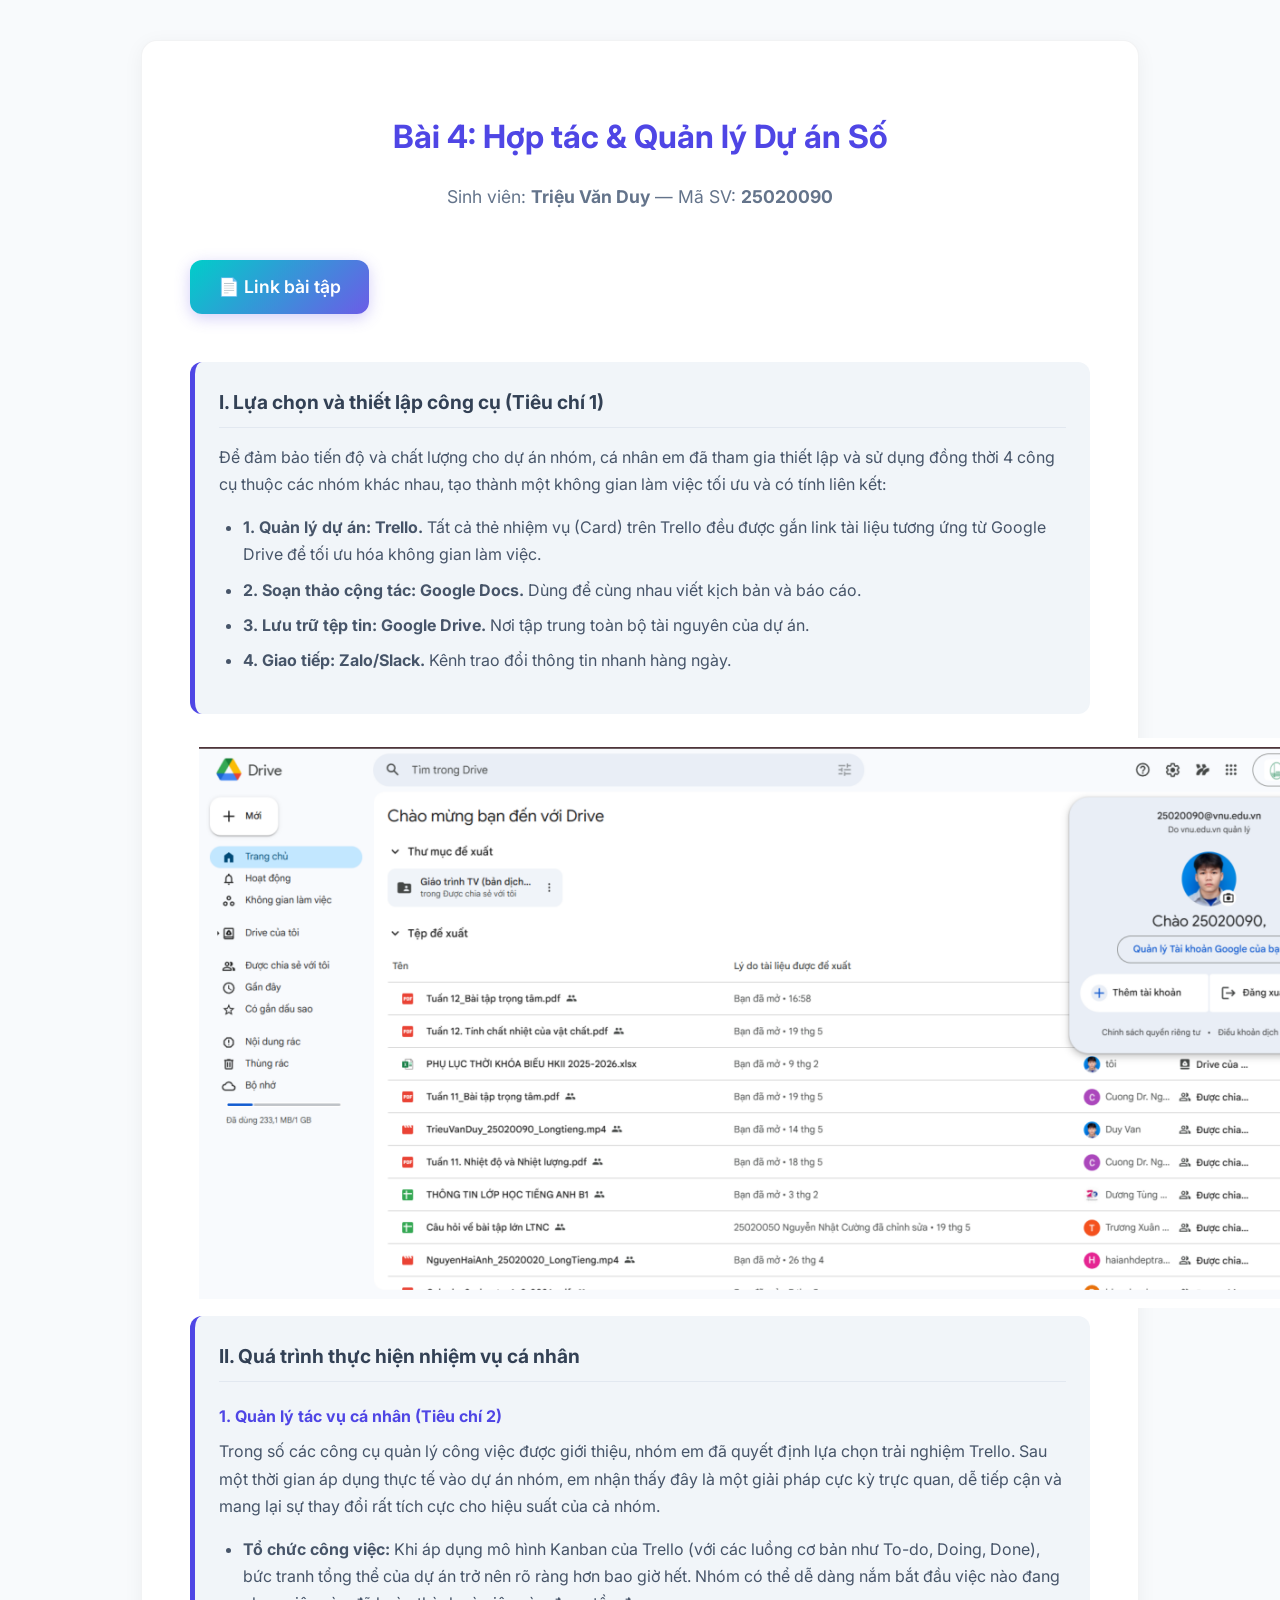
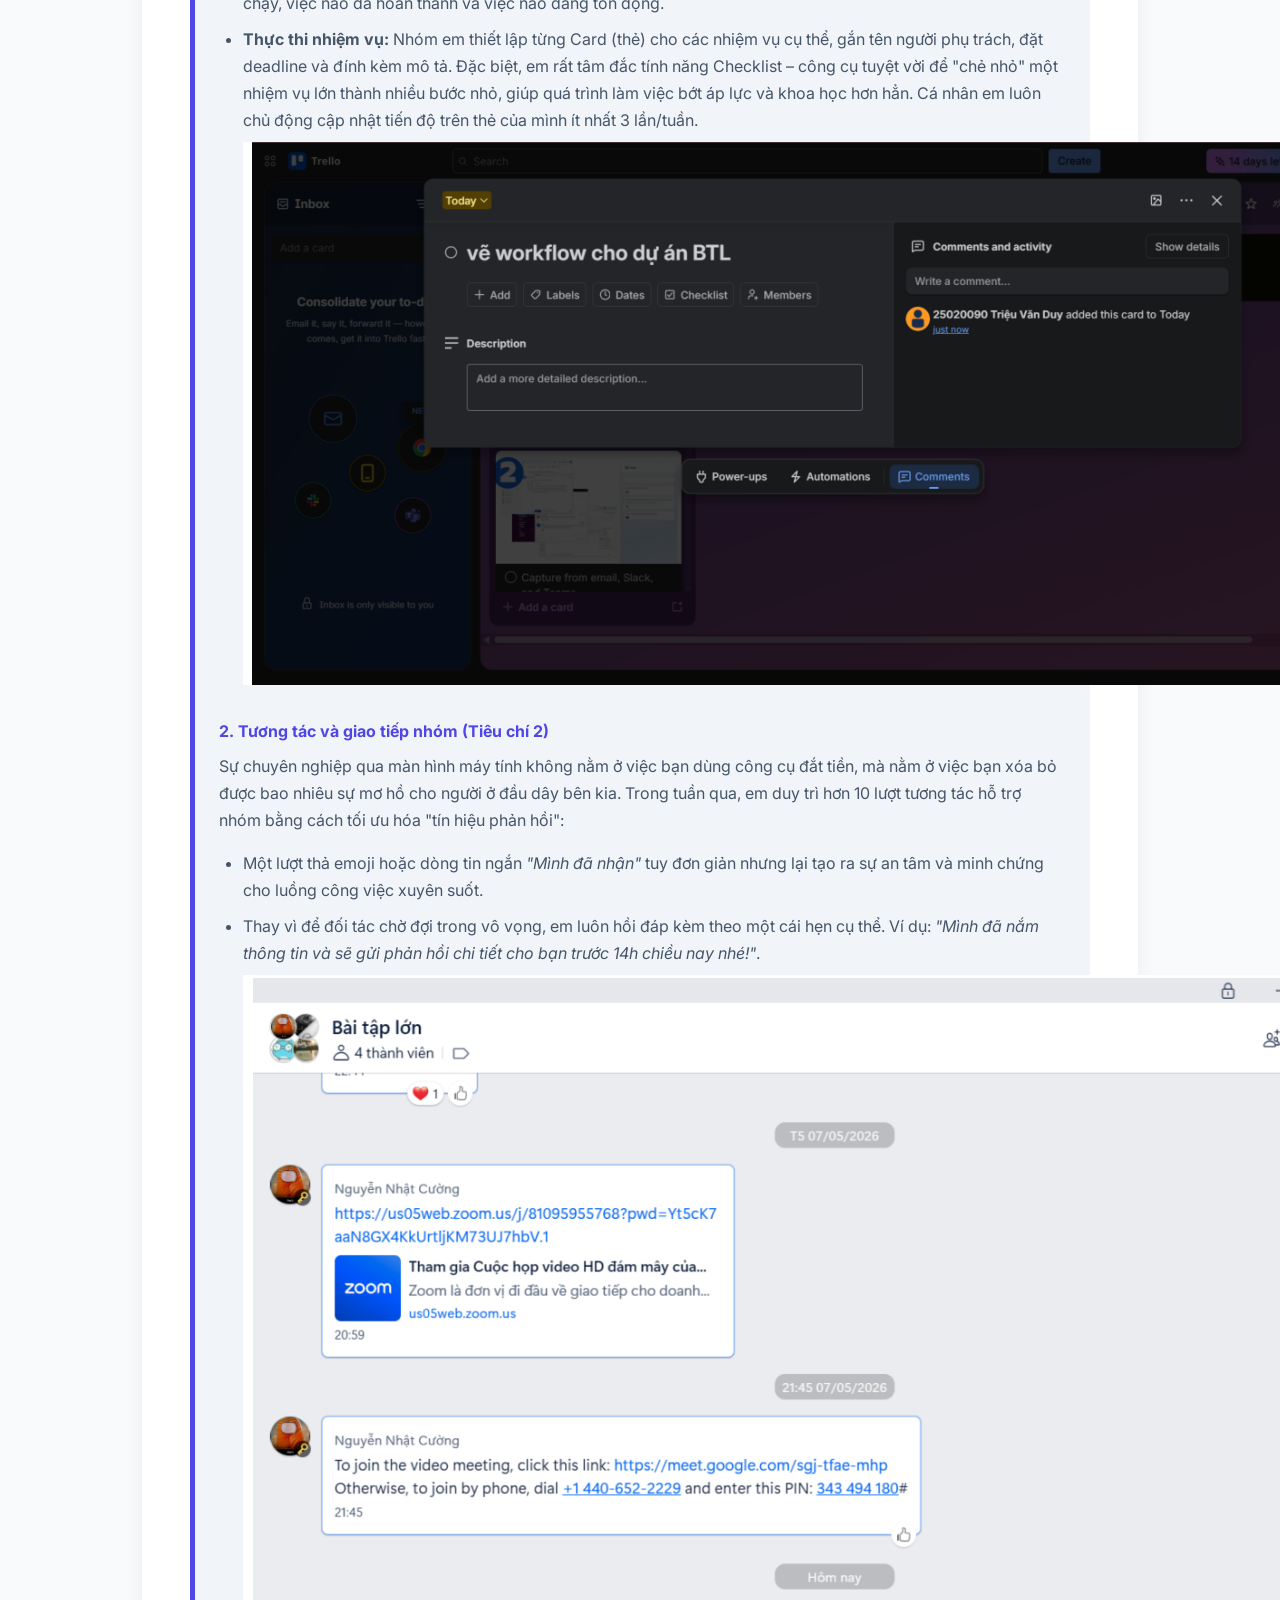
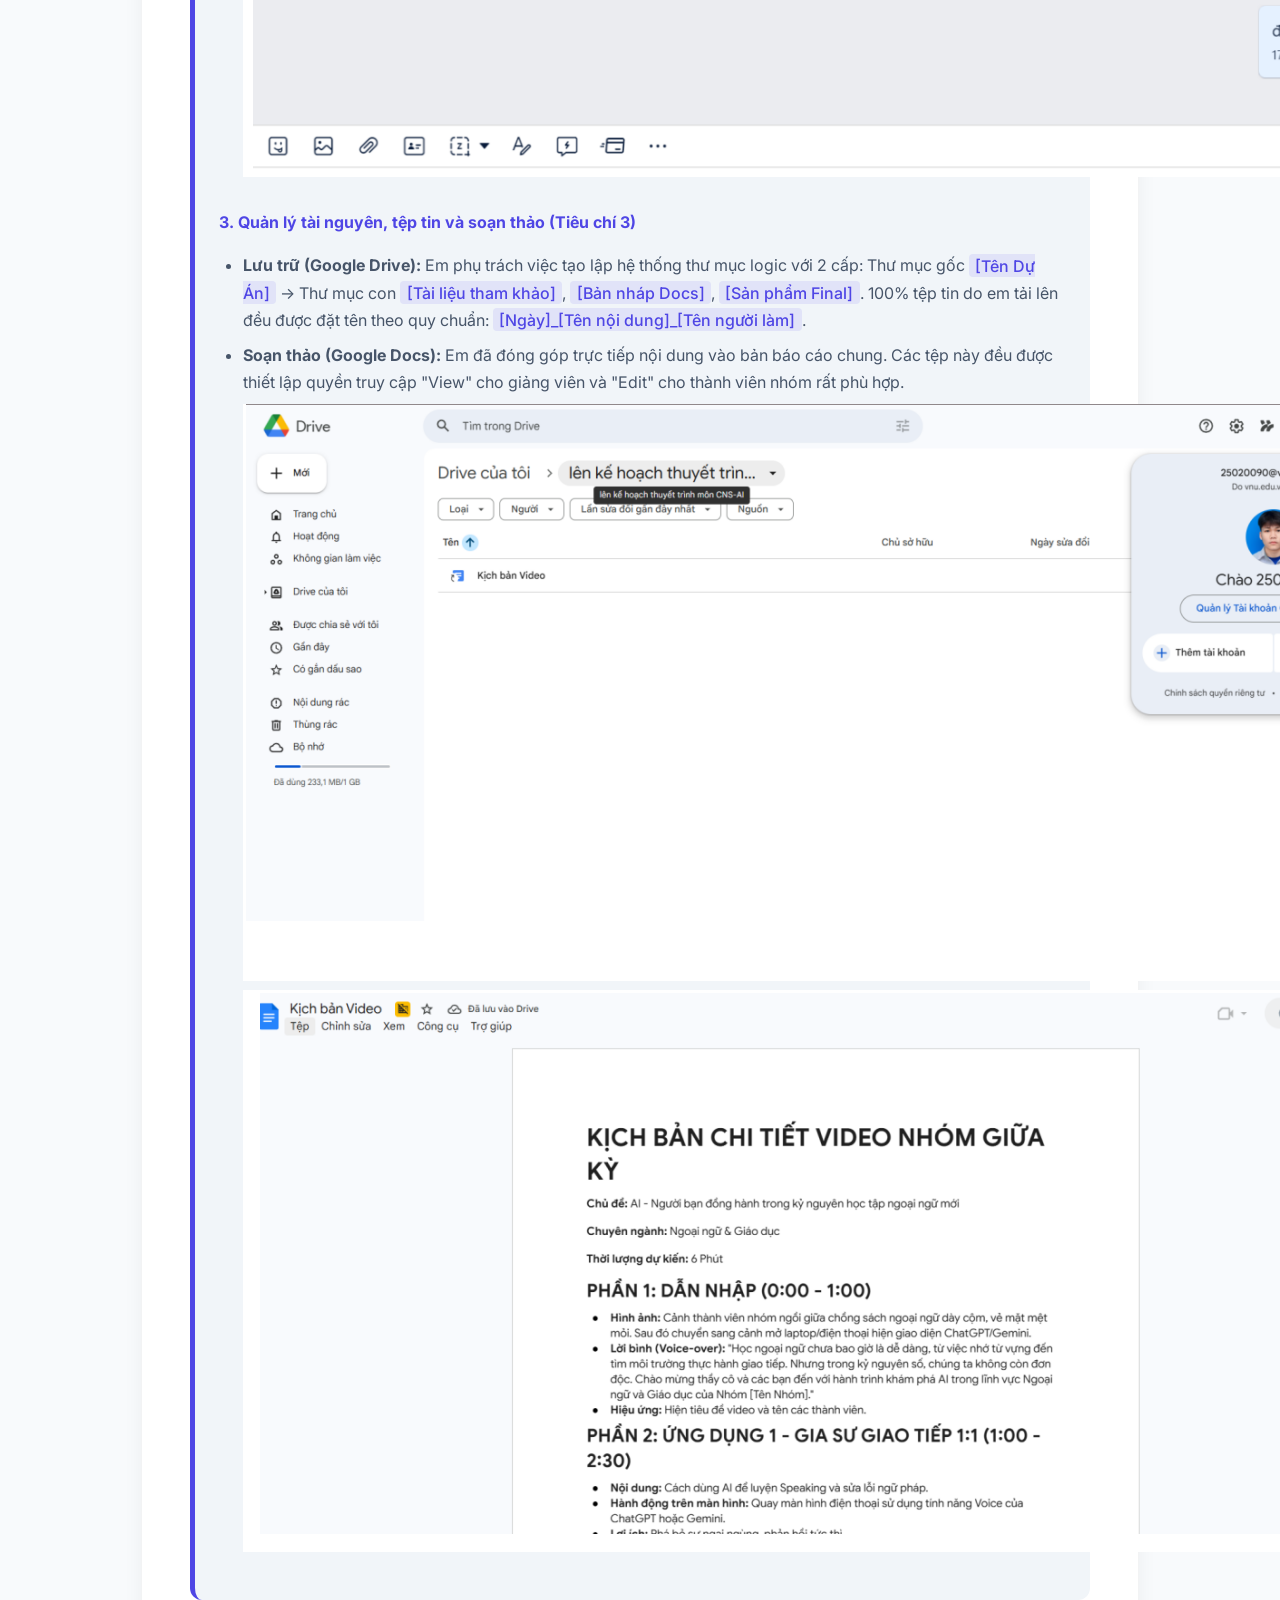
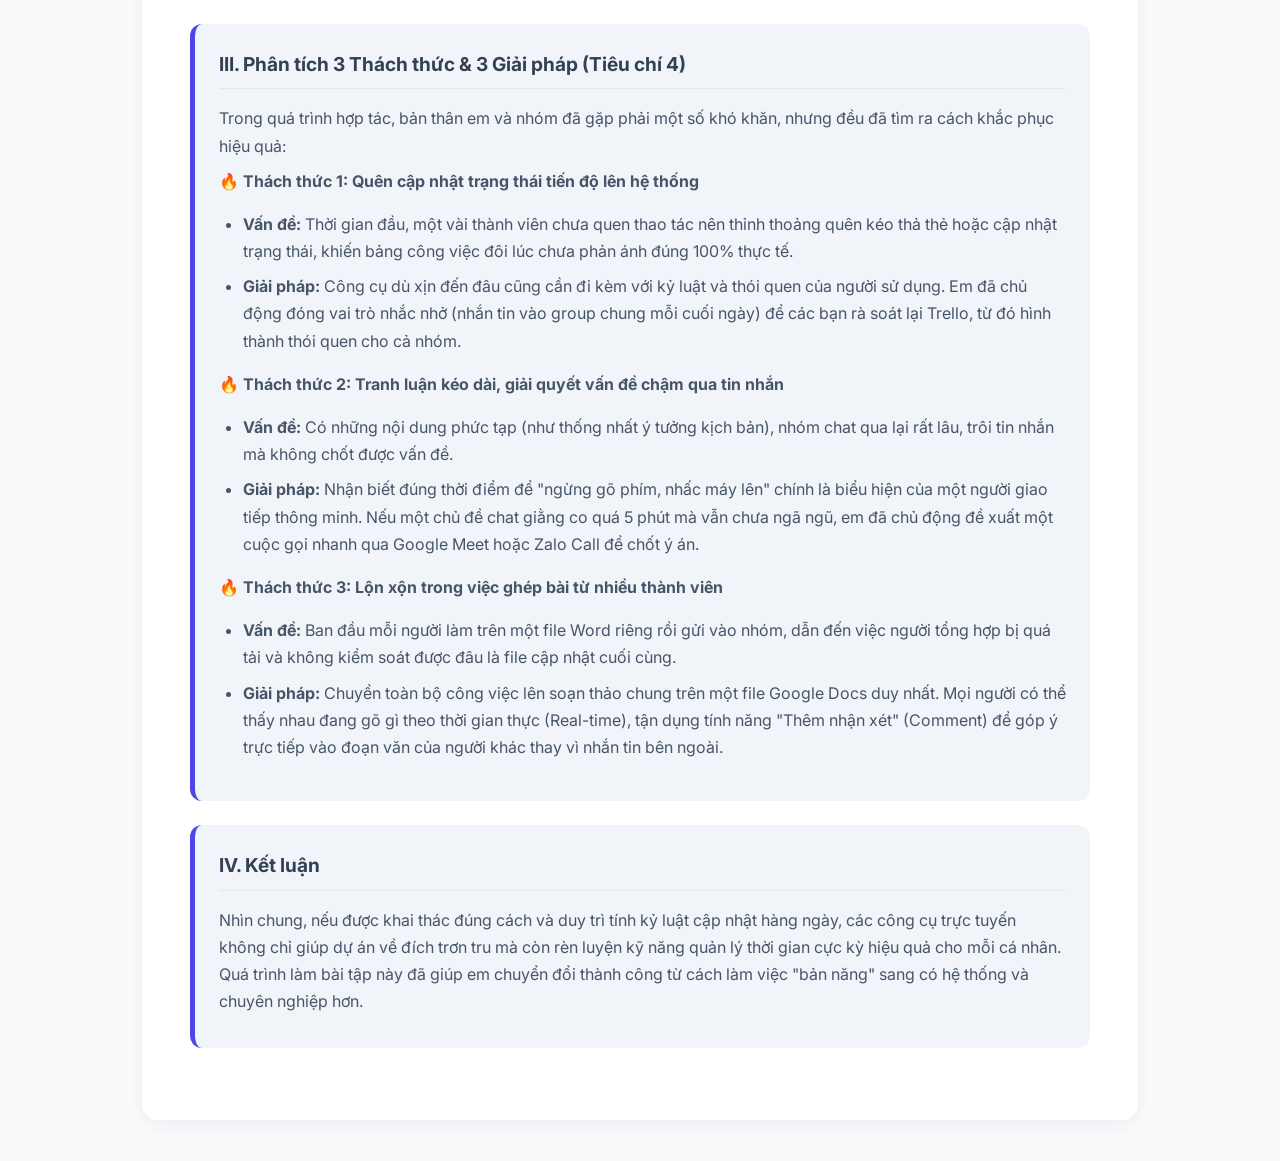
<file: projects/bai4/index.html>
<!DOCTYPE html>
<html lang="vi">
<head>
  <meta charset="UTF-8">
  <meta name="viewport" content="width=device-width, initial-scale=1.0">
  <title>Bài 4: Hợp tác & Quản lý Dự án Số</title>
  <style>
    @import url('https://fonts.googleapis.com/css2?family=Inter:wght@400;500;600;700&display=swap');
    body { font-family: 'Inter', sans-serif; background: #f8fafc; color: #0f172a; padding: 2rem; line-height: 1.7; }
    .container { max-width: 900px; margin: 0 auto; background: #ffffff; padding: 3rem; border-radius: 16px; box-shadow: 0 4px 20px rgba(15, 23, 42, 0.05); border: 1px solid rgba(15, 23, 42, 0.05); }
    h1 { color: #4f46e5; margin-bottom: 0.5rem; font-size: 2rem; font-weight: 700; text-align: center; }
    .subtitle { text-align: center; color: #64748b; margin-bottom: 3rem; font-size: 1.1rem; }
    .step { background: #f1f5f9; border-radius: 12px; padding: 1.5rem; margin-bottom: 1.5rem; border-left: 5px solid #4f46e5; transition: transform 0.2s ease, box-shadow 0.2s ease; }
    .step:hover { transform: translateX(4px); box-shadow: 0 4px 12px rgba(15, 23, 42, 0.05); }
    .step h3 { color: #334155; margin-top: 0; margin-bottom: 1rem; font-size: 1.2rem; border-bottom: 1px solid #e2e8f0; padding-bottom: 0.5rem;}
    .step p, .step li { color: #475569; margin: 0 0 0.5rem 0; }
    .step ul { padding-left: 1.5rem; margin-bottom: 1rem; }
    .drive-link-btn { display: inline-flex; align-items: center; gap: 8px; padding: 12px 28px; background: linear-gradient(135deg, #00cec9 0%, #6c5ce7 100%); color: white; text-decoration: none; font-weight: 600; border-radius: 12px; transition: all 0.3s ease; box-shadow: 0 4px 15px rgba(108, 92, 231, 0.3); font-size: 1.1rem; }
    .drive-link-btn:hover { transform: translateY(-3px); box-shadow: 0 8px 25px rgba(108, 92, 231, 0.4); background: linear-gradient(135deg, #00cec9 0%, #818cf8 100%); }
    .highlight { background: rgba(79, 70, 229, 0.1); color: #4f46e5; padding: 0.1rem 0.4rem; border-radius: 4px; font-weight: 500; }
  </style>
</head>
<body>
  <div class="container">
    <h1>Bài 4: Hợp tác & Quản lý Dự án Số</h1>
    <p class="subtitle">Sinh viên: <strong>Triệu Văn Duy</strong> — Mã SV: <strong>25020090</strong></p>

    <div style="text-align: left; margin-bottom: 3rem;">
      <a href="https://drive.google.com/file/d/1viqW0WPRd8LFmwCzr40lFeUVCdI7g7a7/view?usp=sharing" target="_blank" rel="noopener" class="drive-link-btn">
        📄 Link bài tập
      </a>
    </div>

    <div class="step">
      <h3>I. Lựa chọn và thiết lập công cụ (Tiêu chí 1)</h3>
      <p>Để đảm bảo tiến độ và chất lượng cho dự án nhóm, cá nhân em đã tham gia thiết lập và sử dụng đồng thời 4 công cụ thuộc các nhóm khác nhau, tạo thành một không gian làm việc tối ưu và có tính liên kết:</p>
      <ul>
        <li><strong>1. Quản lý dự án: Trello.</strong> Tất cả thẻ nhiệm vụ (Card) trên Trello đều được gắn link tài liệu tương ứng từ Google Drive để tối ưu hóa không gian làm việc.</li>
        <li><strong>2. Soạn thảo cộng tác: Google Docs.</strong> Dùng để cùng nhau viết kịch bản và báo cáo.</li>
        <li><strong>3. Lưu trữ tệp tin: Google Drive.</strong> Nơi tập trung toàn bộ tài nguyên của dự án.</li>
        <li><strong>4. Giao tiếp: Zalo/Slack.</strong> Kênh trao đổi thông tin nhanh hàng ngày.</li>
      </ul>
      
    </div>
    <img src="../../assets/images/bai4/b41.png" alt="Minh họa Bước 1" class="step-img">

    <div class="step">
      <h3>II. Quá trình thực hiện nhiệm vụ cá nhân</h3>
      
      <h4 style="color: #4f46e5; margin-bottom: 0.5rem;">1. Quản lý tác vụ cá nhân (Tiêu chí 2)</h4>
      <p>Trong số các công cụ quản lý công việc được giới thiệu, nhóm em đã quyết định lựa chọn trải nghiệm Trello. Sau một thời gian áp dụng thực tế vào dự án nhóm, em nhận thấy đây là một giải pháp cực kỳ trực quan, dễ tiếp cận và mang lại sự thay đổi rất tích cực cho hiệu suất của cả nhóm.</p>
      <ul>
        <li><strong>Tổ chức công việc:</strong> Khi áp dụng mô hình Kanban của Trello (với các luồng cơ bản như To-do, Doing, Done), bức tranh tổng thể của dự án trở nên rõ ràng hơn bao giờ hết. Nhóm có thể dễ dàng nắm bắt đầu việc nào đang chạy, việc nào đã hoàn thành và việc nào đang tồn đọng.</li>
        <li><strong>Thực thi nhiệm vụ:</strong> Nhóm em thiết lập từng Card (thẻ) cho các nhiệm vụ cụ thể, gắn tên người phụ trách, đặt deadline và đính kèm mô tả. Đặc biệt, em rất tâm đắc tính năng Checklist – công cụ tuyệt vời để "chẻ nhỏ" một nhiệm vụ lớn thành nhiều bước nhỏ, giúp quá trình làm việc bớt áp lực và khoa học hơn hẳn. Cá nhân em luôn chủ động cập nhật tiến độ trên thẻ của mình ít nhất 3 lần/tuần.</li>
        <img src="../../assets/images/bai4/b42.png" alt="Minh họa Bước 1" class="step-img">
      </ul>

      <h4 style="color: #4f46e5; margin-bottom: 0.5rem; margin-top: 1.5rem;">2. Tương tác và giao tiếp nhóm (Tiêu chí 2)</h4>
      <p>Sự chuyên nghiệp qua màn hình máy tính không nằm ở việc bạn dùng công cụ đắt tiền, mà nằm ở việc bạn xóa bỏ được bao nhiêu sự mơ hồ cho người ở đầu dây bên kia. Trong tuần qua, em duy trì hơn 10 lượt tương tác hỗ trợ nhóm bằng cách tối ưu hóa "tín hiệu phản hồi":</p>
      <ul>
        <li>Một lượt thả emoji hoặc dòng tin ngắn <em>"Mình đã nhận"</em> tuy đơn giản nhưng lại tạo ra sự an tâm và minh chứng cho luồng công việc xuyên suốt.</li>
        <li>Thay vì để đối tác chờ đợi trong vô vọng, em luôn hồi đáp kèm theo một cái hẹn cụ thể. Ví dụ: <em>"Mình đã nắm thông tin và sẽ gửi phản hồi chi tiết cho bạn trước 14h chiều nay nhé!"</em>.</li>
        <img src="../../assets/images/bai4/b43.png" alt="Minh họa Bước 1" class="step-img">
      </ul>

      <h4 style="color: #4f46e5; margin-bottom: 0.5rem; margin-top: 1.5rem;">3. Quản lý tài nguyên, tệp tin và soạn thảo (Tiêu chí 3)</h4>
      <ul>
        <li><strong>Lưu trữ (Google Drive):</strong> Em phụ trách việc tạo lập hệ thống thư mục logic với 2 cấp: Thư mục gốc <span class="highlight">[Tên Dự Án]</span> &rarr; Thư mục con <span class="highlight">[Tài liệu tham khảo]</span>, <span class="highlight">[Bản nháp Docs]</span>, <span class="highlight">[Sản phẩm Final]</span>. 100% tệp tin do em tải lên đều được đặt tên theo quy chuẩn: <span class="highlight">[Ngày]_[Tên nội dung]_[Tên người làm]</span>.</li>
        <li><strong>Soạn thảo (Google Docs):</strong> Em đã đóng góp trực tiếp nội dung vào bản báo cáo chung. Các tệp này đều được thiết lập quyền truy cập "View" cho giảng viên và "Edit" cho thành viên nhóm rất phù hợp.</li>
        <img src="../../assets/images/bai4/b44.png" alt="Minh họa Bước 1" class="step-img">
        <img src="../../assets/images/bai4/b45.png" alt="Minh họa Bước 1" class="step-img">
      </ul>
    </div>

    <div class="step">
      <h3>III. Phân tích 3 Thách thức & 3 Giải pháp (Tiêu chí 4)</h3>
      <p>Trong quá trình hợp tác, bản thân em và nhóm đã gặp phải một số khó khăn, nhưng đều đã tìm ra cách khắc phục hiệu quả:</p>
      
      <p><strong>🔥 Thách thức 1: Quên cập nhật trạng thái tiến độ lên hệ thống</strong></p>
      <ul>
        <li><strong>Vấn đề:</strong> Thời gian đầu, một vài thành viên chưa quen thao tác nên thỉnh thoảng quên kéo thả thẻ hoặc cập nhật trạng thái, khiến bảng công việc đôi lúc chưa phản ánh đúng 100% thực tế.</li>
        <li><strong>Giải pháp:</strong> Công cụ dù xịn đến đâu cũng cần đi kèm với kỷ luật và thói quen của người sử dụng. Em đã chủ động đóng vai trò nhắc nhở (nhắn tin vào group chung mỗi cuối ngày) để các bạn rà soát lại Trello, từ đó hình thành thói quen cho cả nhóm.</li>
      </ul>

      <p><strong>🔥 Thách thức 2: Tranh luận kéo dài, giải quyết vấn đề chậm qua tin nhắn</strong></p>
      <ul>
        <li><strong>Vấn đề:</strong> Có những nội dung phức tạp (như thống nhất ý tưởng kịch bản), nhóm chat qua lại rất lâu, trôi tin nhắn mà không chốt được vấn đề.</li>
        <li><strong>Giải pháp:</strong> Nhận biết đúng thời điểm để "ngừng gõ phím, nhấc máy lên" chính là biểu hiện của một người giao tiếp thông minh. Nếu một chủ đề chat giằng co quá 5 phút mà vẫn chưa ngã ngũ, em đã chủ động đề xuất một cuộc gọi nhanh qua Google Meet hoặc Zalo Call để chốt ý án.</li>
      </ul>

      <p><strong>🔥 Thách thức 3: Lộn xộn trong việc ghép bài từ nhiều thành viên</strong></p>
      <ul>
        <li><strong>Vấn đề:</strong> Ban đầu mỗi người làm trên một file Word riêng rồi gửi vào nhóm, dẫn đến việc người tổng hợp bị quá tải và không kiểm soát được đâu là file cập nhật cuối cùng.</li>
        <li><strong>Giải pháp:</strong> Chuyển toàn bộ công việc lên soạn thảo chung trên một file Google Docs duy nhất. Mọi người có thể thấy nhau đang gõ gì theo thời gian thực (Real-time), tận dụng tính năng "Thêm nhận xét" (Comment) để góp ý trực tiếp vào đoạn văn của người khác thay vì nhắn tin bên ngoài.</li>
      </ul>
    </div>

    <div class="step">
      <h3>IV. Kết luận</h3>
      <p>Nhìn chung, nếu được khai thác đúng cách và duy trì tính kỷ luật cập nhật hàng ngày, các công cụ trực tuyến không chỉ giúp dự án về đích trơn tru mà còn rèn luyện kỹ năng quản lý thời gian cực kỳ hiệu quả cho mỗi cá nhân. Quá trình làm bài tập này đã giúp em chuyển đổi thành công từ cách làm việc "bản năng" sang có hệ thống và chuyên nghiệp hơn.</p>
    </div>
  </div>
</body>
</html>
</file>
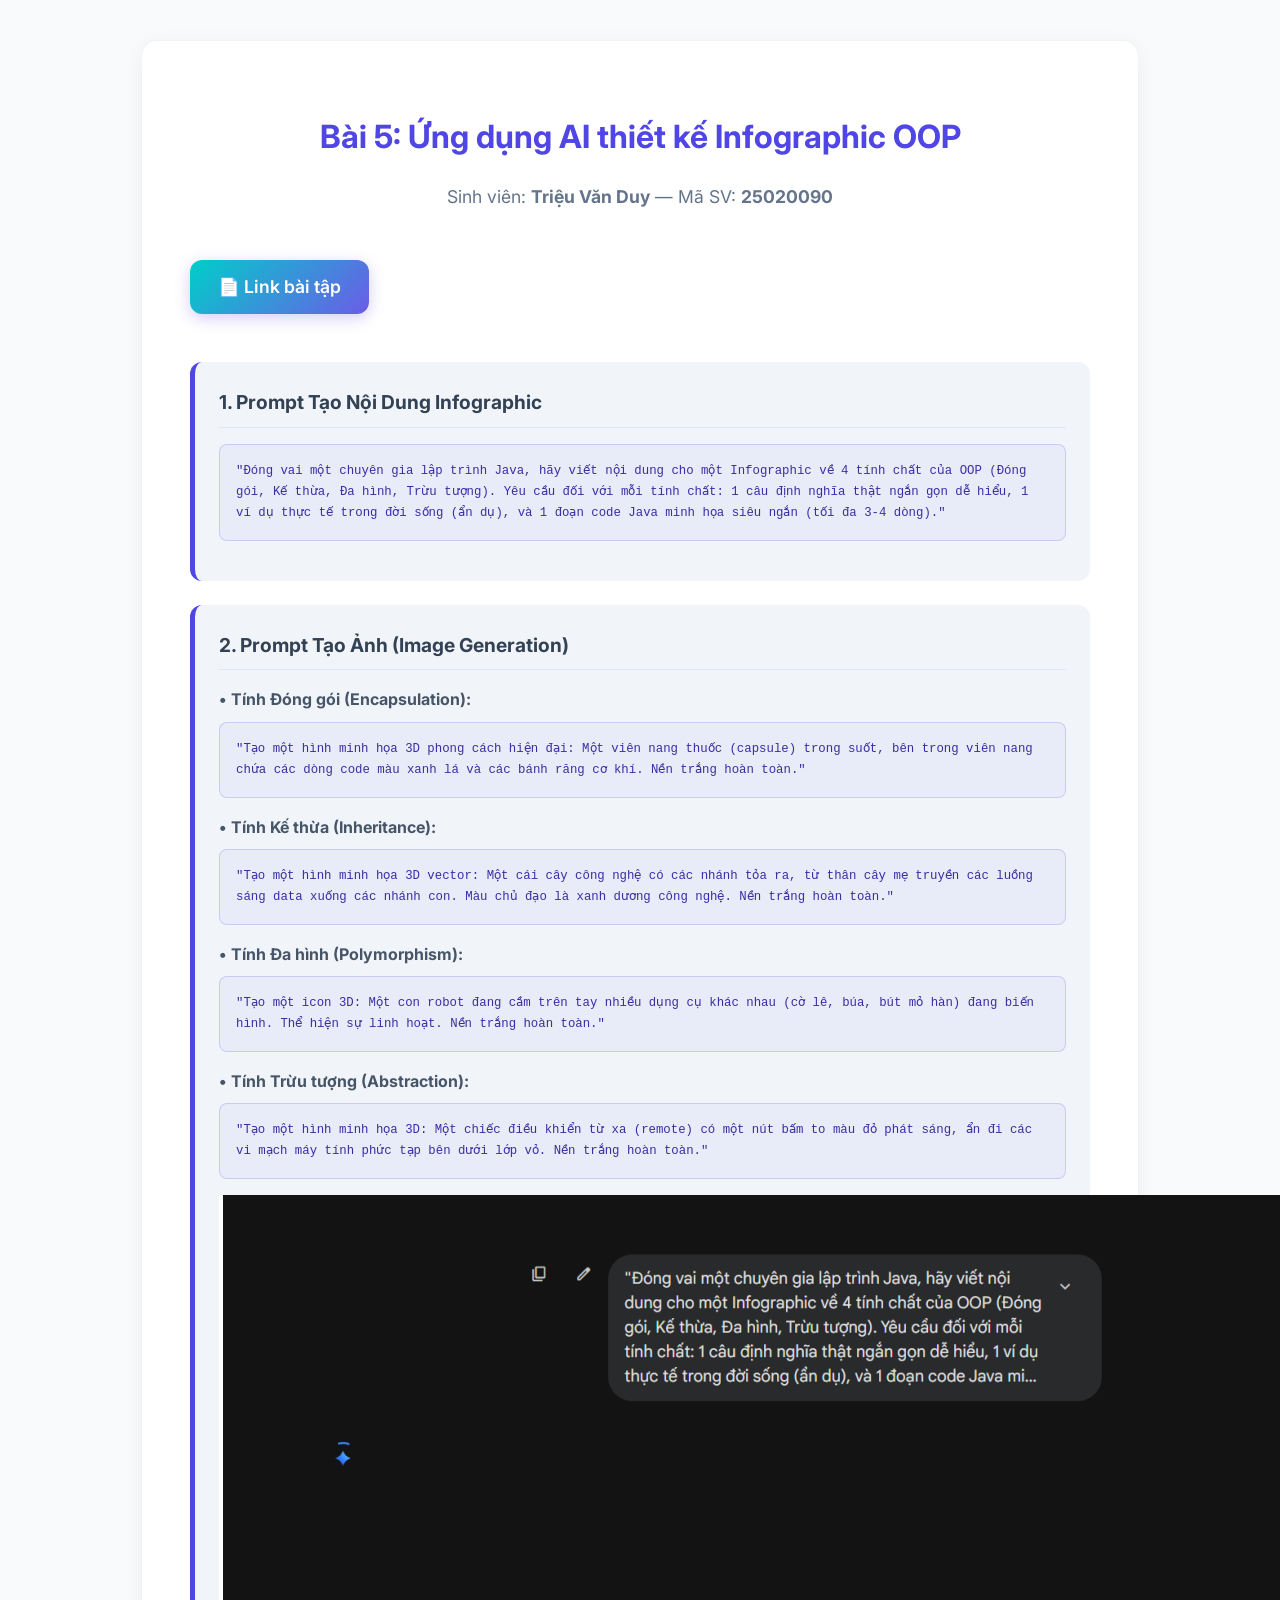
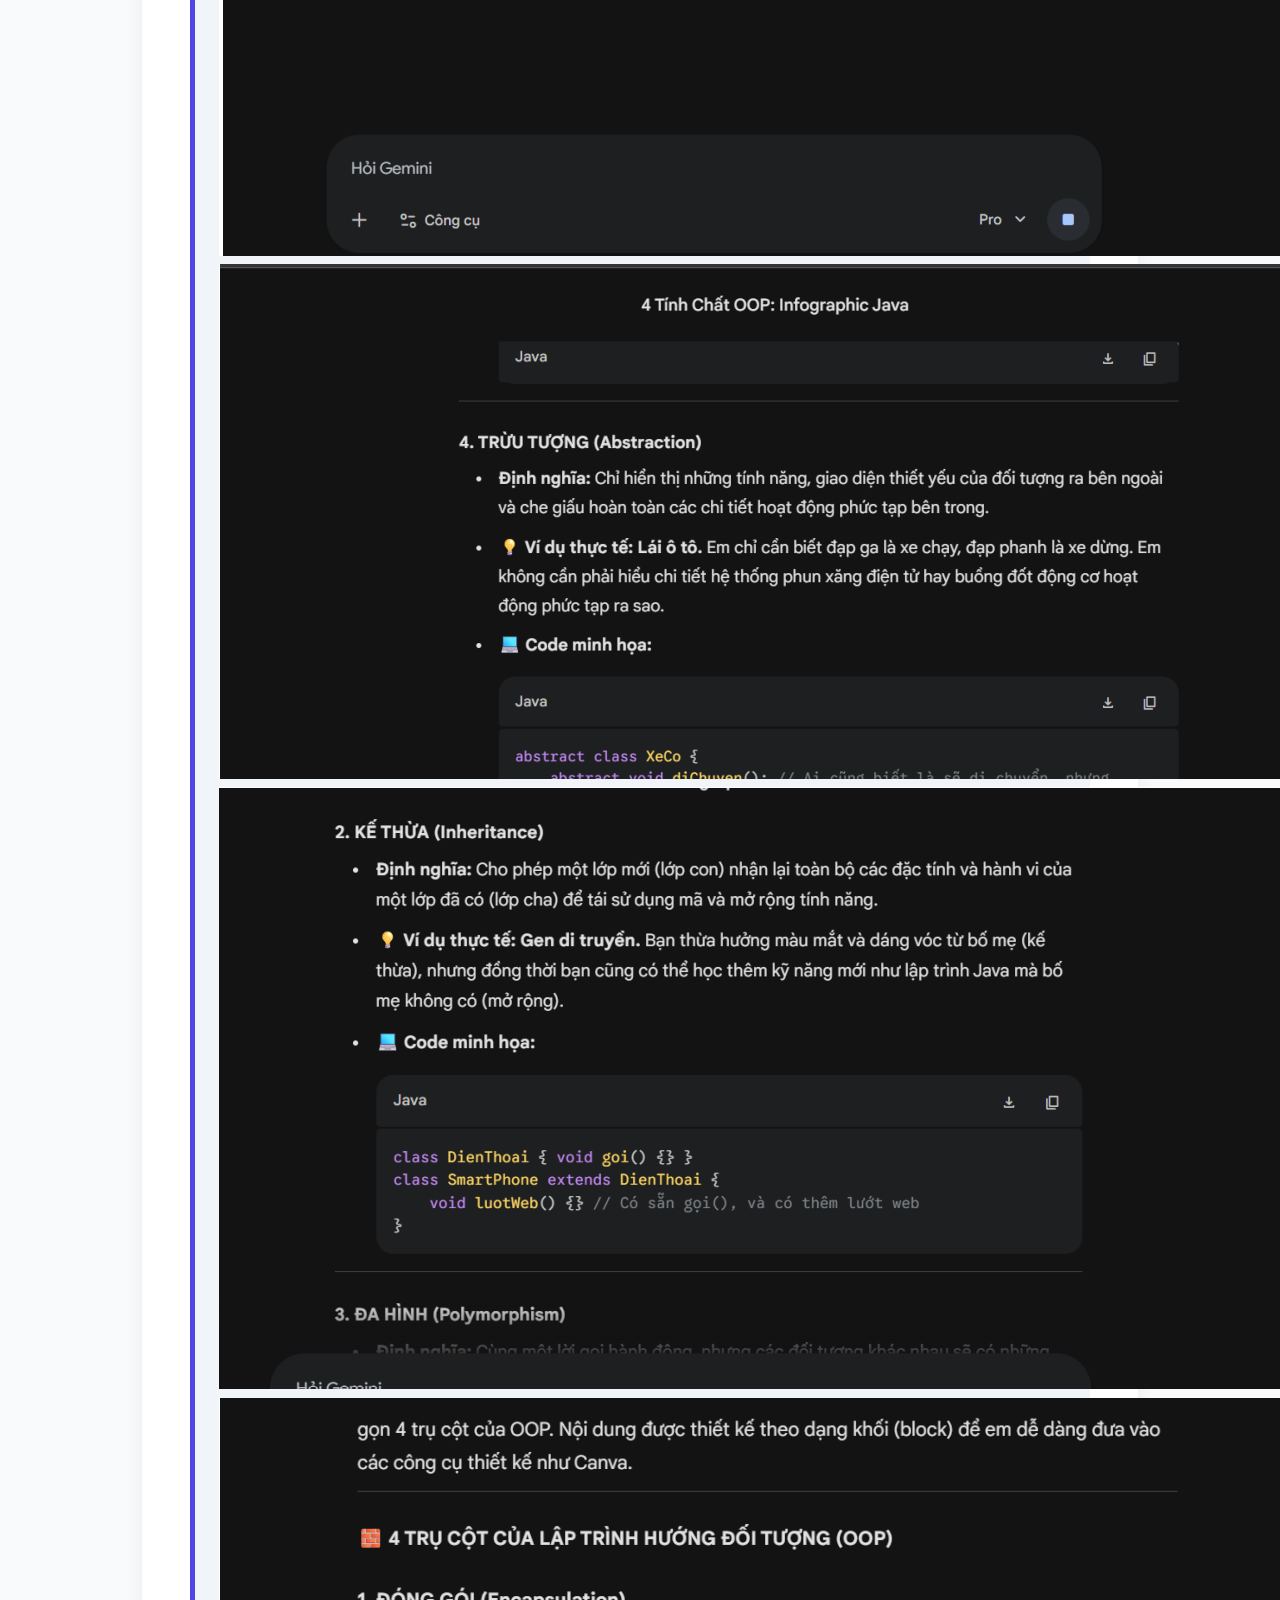
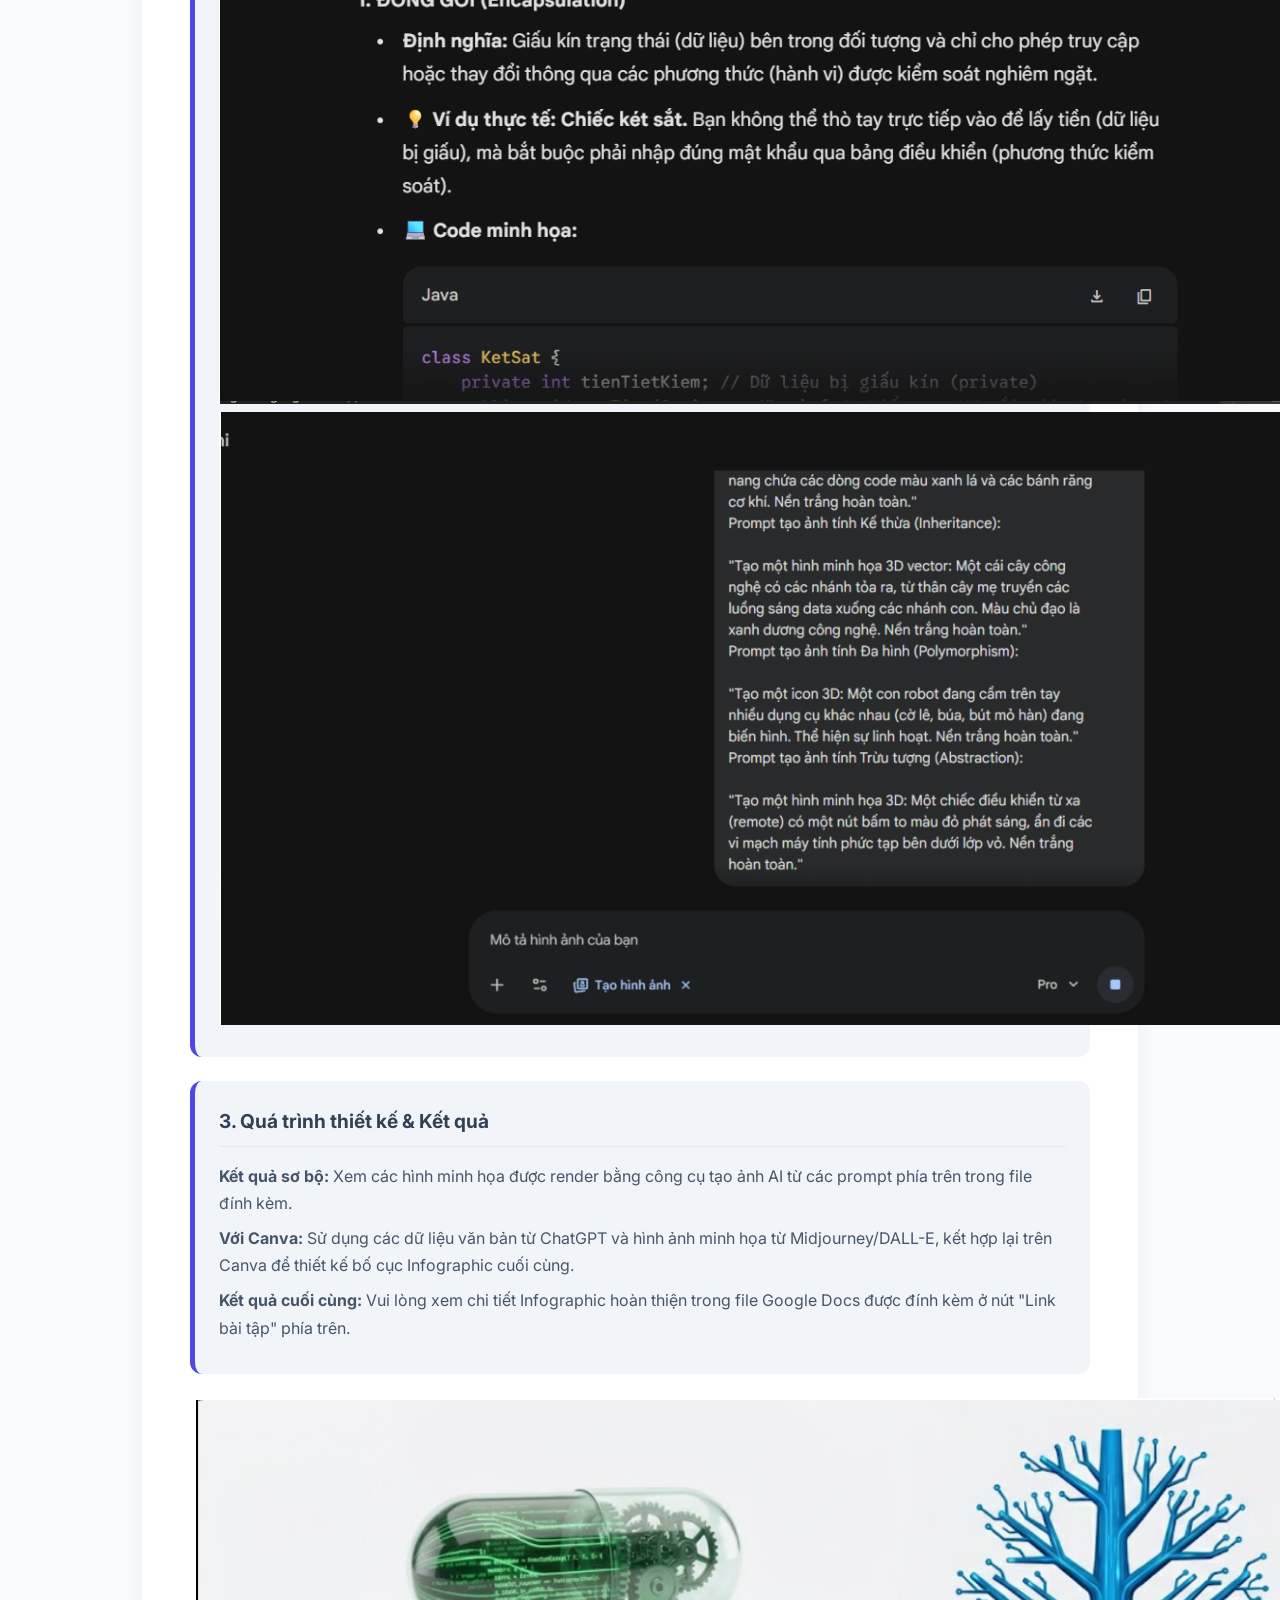
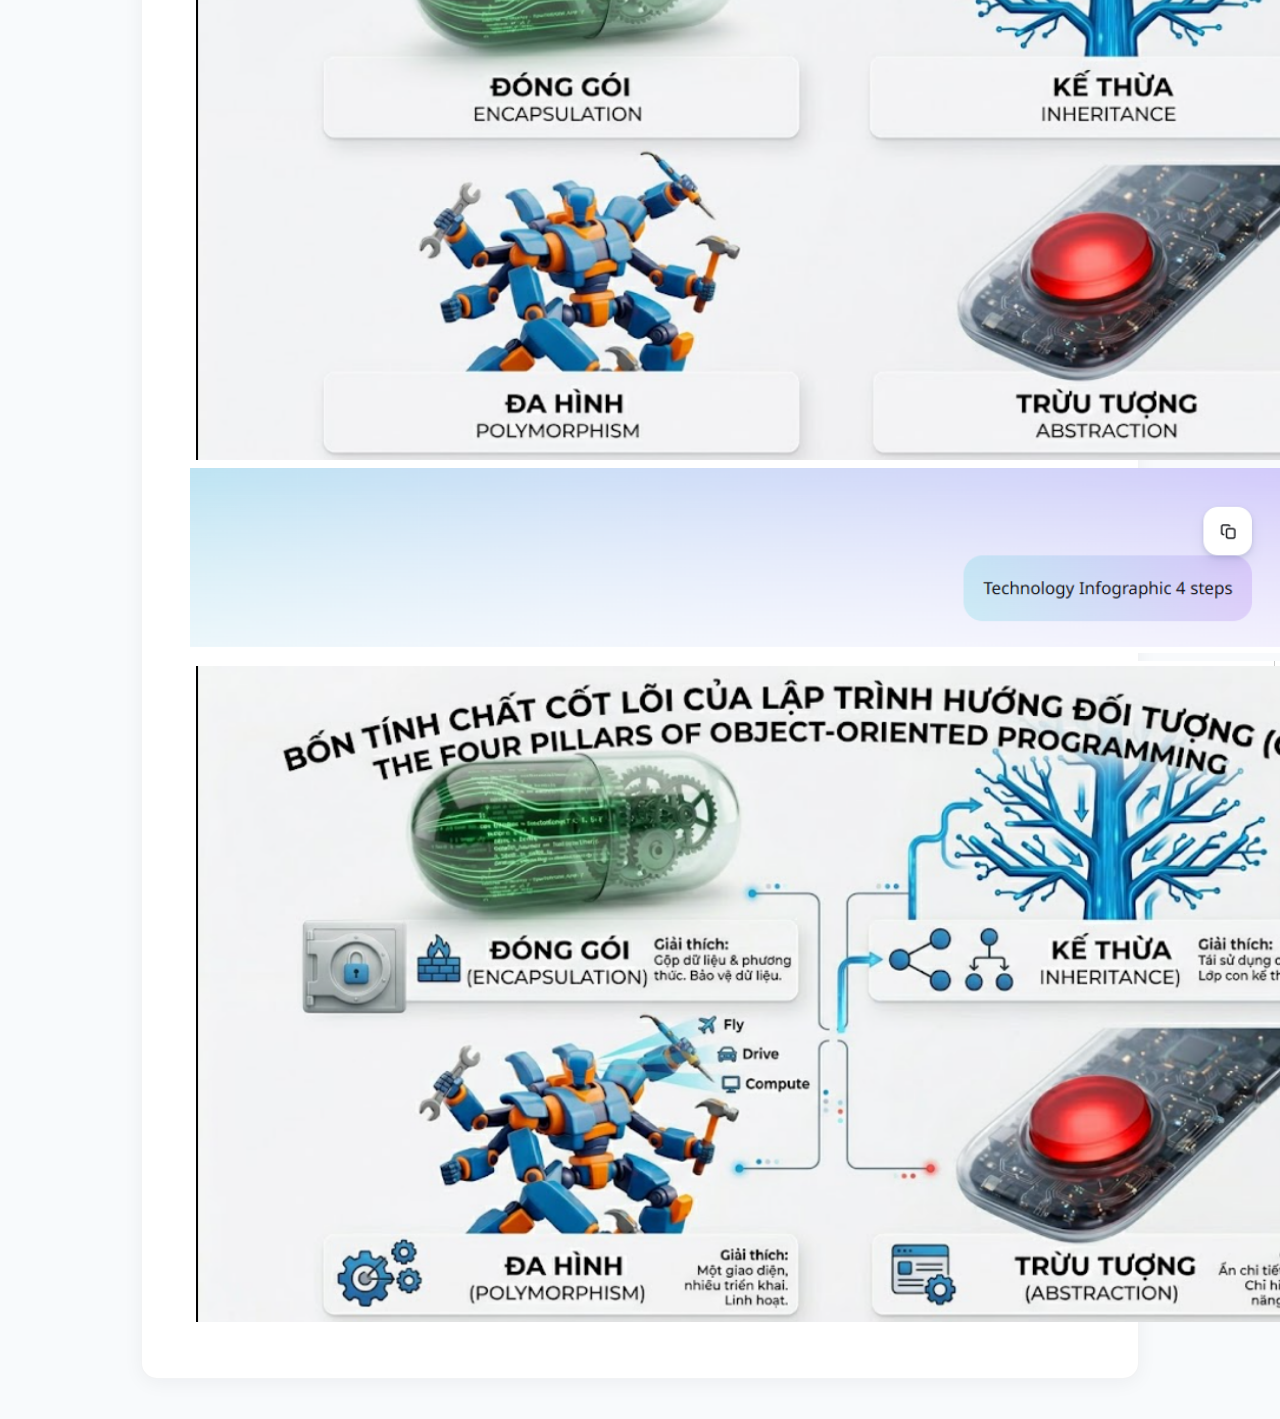
<file: projects/bai5/index.html>
<!DOCTYPE html>
<html lang="vi">
<head>
  <meta charset="UTF-8">
  <meta name="viewport" content="width=device-width, initial-scale=1.0">
  <title>Bài 5: Ứng dụng AI thiết kế Infographic OOP</title>
  <style>
    @import url('https://fonts.googleapis.com/css2?family=Inter:wght@400;500;600;700&display=swap');
    body { font-family: 'Inter', sans-serif; background: #f8fafc; color: #0f172a; padding: 2rem; line-height: 1.7; }
    .container { max-width: 900px; margin: 0 auto; background: #ffffff; padding: 3rem; border-radius: 16px; box-shadow: 0 4px 20px rgba(15, 23, 42, 0.05); border: 1px solid rgba(15, 23, 42, 0.05); }
    h1 { color: #4f46e5; margin-bottom: 0.5rem; font-size: 2rem; font-weight: 700; text-align: center; }
    .subtitle { text-align: center; color: #64748b; margin-bottom: 3rem; font-size: 1.1rem; }
    .step { background: #f1f5f9; border-radius: 12px; padding: 1.5rem; margin-bottom: 1.5rem; border-left: 5px solid #4f46e5; transition: transform 0.2s ease, box-shadow 0.2s ease; }
    .step:hover { transform: translateX(4px); box-shadow: 0 4px 12px rgba(15, 23, 42, 0.05); }
    .step h3 { color: #334155; margin-top: 0; margin-bottom: 1rem; font-size: 1.2rem; border-bottom: 1px solid #e2e8f0; padding-bottom: 0.5rem;}
    .step p, .step li { color: #475569; margin: 0 0 0.5rem 0; }
    .step ul { padding-left: 1.5rem; margin-bottom: 1rem; }
    .drive-link-btn { display: inline-flex; align-items: center; gap: 8px; padding: 12px 28px; background: linear-gradient(135deg, #00cec9 0%, #6c5ce7 100%); color: white; text-decoration: none; font-weight: 600; border-radius: 12px; transition: all 0.3s ease; box-shadow: 0 4px 15px rgba(108, 92, 231, 0.3); font-size: 1.1rem; }
    .drive-link-btn:hover { transform: translateY(-3px); box-shadow: 0 8px 25px rgba(108, 92, 231, 0.4); background: linear-gradient(135deg, #00cec9 0%, #818cf8 100%); }
    .prompt-box { background: rgba(79, 70, 229, 0.05); border: 1px solid rgba(79, 70, 229, 0.2); border-radius: 8px; padding: 1rem; margin-bottom: 1rem; font-family: monospace; font-size: 0.95em; color: #3730a3; }
  </style>
</head>
<body>
  <div class="container">
    <h1>Bài 5: Ứng dụng AI thiết kế Infographic OOP</h1>
    <p class="subtitle">Sinh viên: <strong>Triệu Văn Duy</strong> — Mã SV: <strong>25020090</strong></p>

    <div style="text-align: left; margin-bottom: 3rem;">
      <a href="https://drive.google.com/file/d/1w6CCiuWlTSTE8bfbLd2TDh0rUkQSHgr5/view?usp=sharing" target="_blank" rel="noopener" class="drive-link-btn">
        📄 Link bài tập
      </a>
    </div>

    <div class="step">
      <h3>1. Prompt Tạo Nội Dung Infographic</h3>
      <div class="prompt-box">
        "Đóng vai một chuyên gia lập trình Java, hãy viết nội dung cho một Infographic về 4 tính chất của OOP (Đóng gói, Kế thừa, Đa hình, Trừu tượng). Yêu cầu đối với mỗi tính chất: 1 câu định nghĩa thật ngắn gọn dễ hiểu, 1 ví dụ thực tế trong đời sống (ẩn dụ), và 1 đoạn code Java minh họa siêu ngắn (tối đa 3-4 dòng)."
      </div>
    </div>

    <div class="step">
      <h3>2. Prompt Tạo Ảnh (Image Generation)</h3>
      
      <p><strong>• Tính Đóng gói (Encapsulation):</strong></p>
      <div class="prompt-box">
        "Tạo một hình minh họa 3D phong cách hiện đại: Một viên nang thuốc (capsule) trong suốt, bên trong viên nang chứa các dòng code màu xanh lá và các bánh răng cơ khí. Nền trắng hoàn toàn."
      </div>

      <p><strong>• Tính Kế thừa (Inheritance):</strong></p>
      <div class="prompt-box">
        "Tạo một hình minh họa 3D vector: Một cái cây công nghệ có các nhánh tỏa ra, từ thân cây mẹ truyền các luồng sáng data xuống các nhánh con. Màu chủ đạo là xanh dương công nghệ. Nền trắng hoàn toàn."
      </div>

      <p><strong>• Tính Đa hình (Polymorphism):</strong></p>
      <div class="prompt-box">
        "Tạo một icon 3D: Một con robot đang cầm trên tay nhiều dụng cụ khác nhau (cờ lê, búa, bút mỏ hàn) đang biến hình. Thể hiện sự linh hoạt. Nền trắng hoàn toàn."
      </div>

      <p><strong>• Tính Trừu tượng (Abstraction):</strong></p>
      <div class="prompt-box">
        "Tạo một hình minh họa 3D: Một chiếc điều khiển từ xa (remote) có một nút bấm to màu đỏ phát sáng, ẩn đi các vi mạch máy tính phức tạp bên dưới lớp vỏ. Nền trắng hoàn toàn."

      </div>
      <img src="../../assets/images/bai5/b51.png" alt="Minh họa Bước 1" class="step-img">
      <img src="../../assets/images/bai5/b52.png" alt="Minh họa Bước 1" class="step-img">
      <img src="../../assets/images/bai5/b53.png" alt="Minh họa Bước 1" class="step-img">
      <img src="../../assets/images/bai5/b54.png" alt="Minh họa Bước 1" class="step-img">
      <img src="../../assets/images/bai5/b55.png" alt="Minh họa Bước 1" class="step-img">
    </div>

    <div class="step">
      <h3>3. Quá trình thiết kế & Kết quả</h3>
      <p><strong>Kết quả sơ bộ:</strong> Xem các hình minh họa được render bằng công cụ tạo ảnh AI từ các prompt phía trên trong file đính kèm.</p>
      <p><strong>Với Canva:</strong> Sử dụng các dữ liệu văn bản từ ChatGPT và hình ảnh minh họa từ Midjourney/DALL-E, kết hợp lại trên Canva để thiết kế bố cục Infographic cuối cùng.</p>
      <p><strong>Kết quả cuối cùng:</strong> Vui lòng xem chi tiết Infographic hoàn thiện trong file Google Docs được đính kèm ở nút "Link bài tập" phía trên.</p>
    </div>
    <img src="../../assets/images/bai5/b56.png" alt="Minh họa Bước 1" class="step-img">
    <img src="../../assets/images/bai5/b57.png" alt="Minh họa Bước 1" class="step-img">
    <img src="../../assets/images/bai5/b58.png" alt="Minh họa Bước 1" class="step-img">
    

  </div>
</body>
</html>
</file>
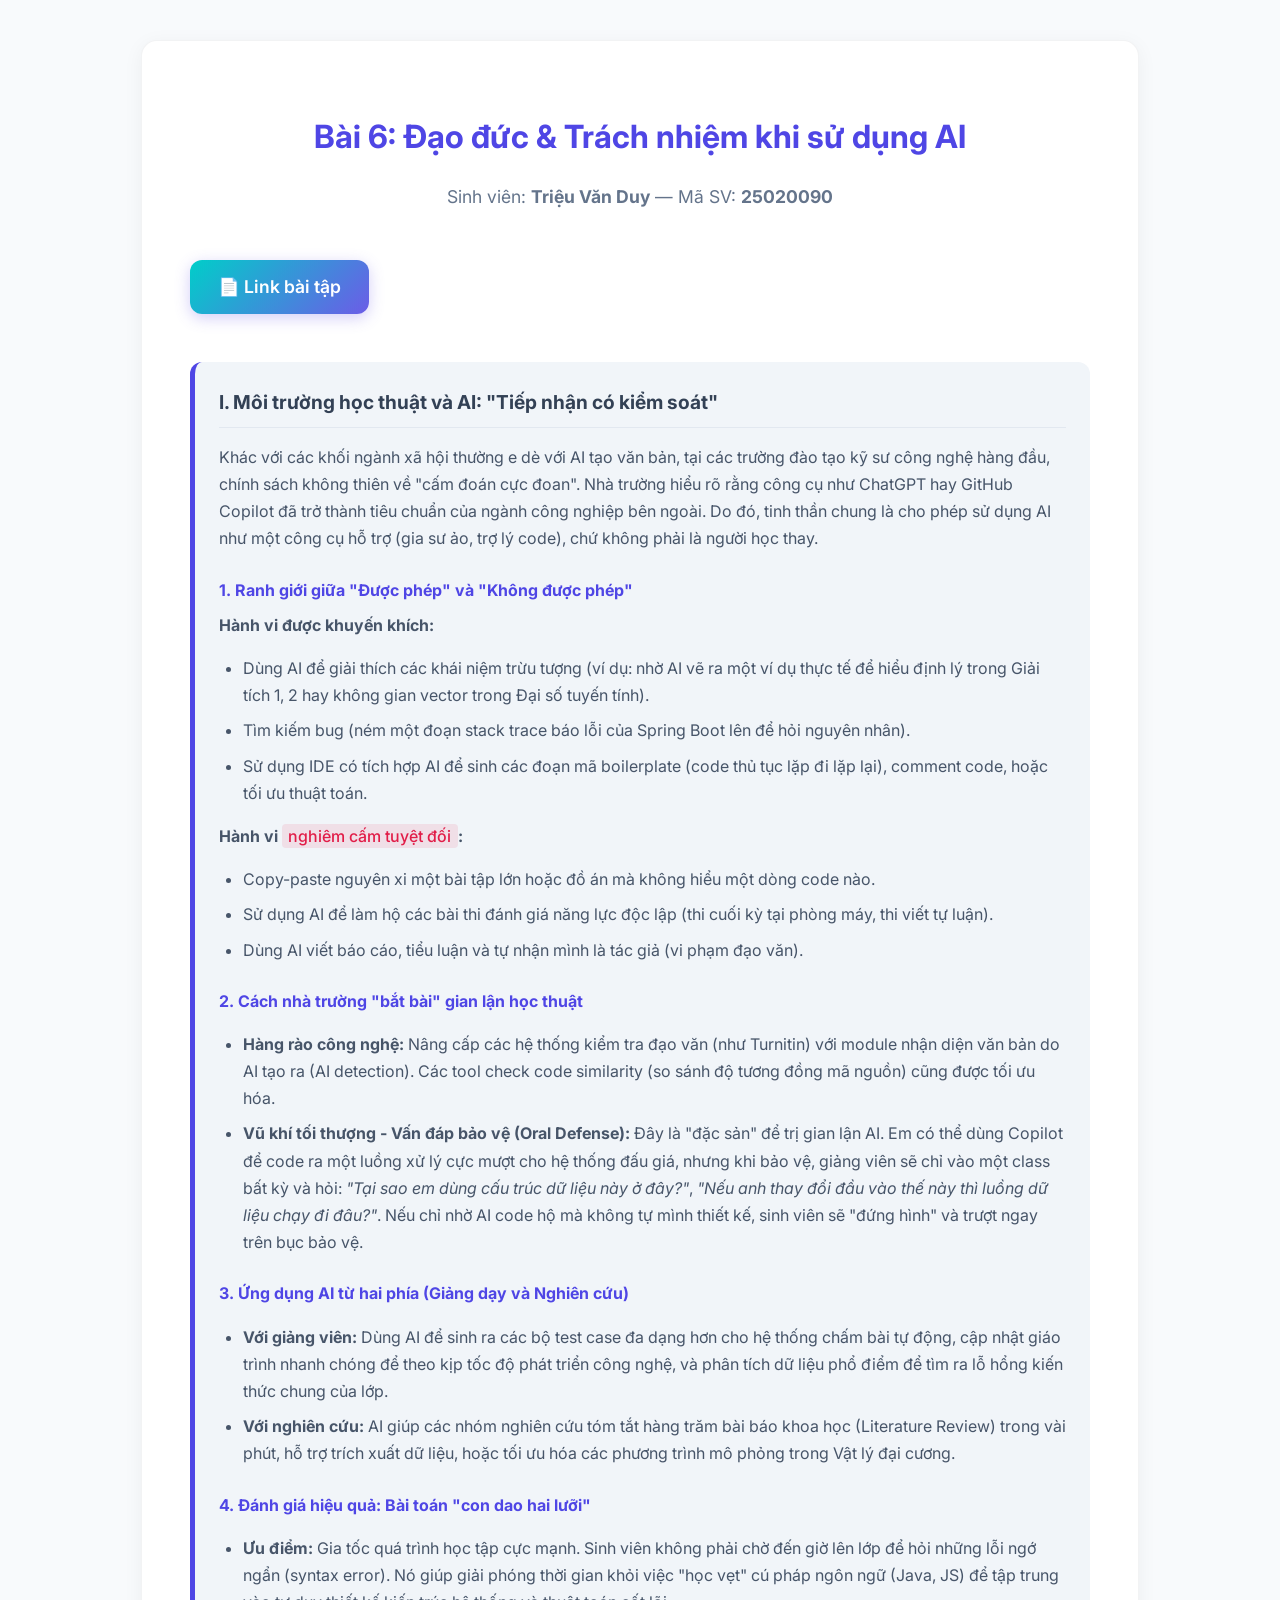
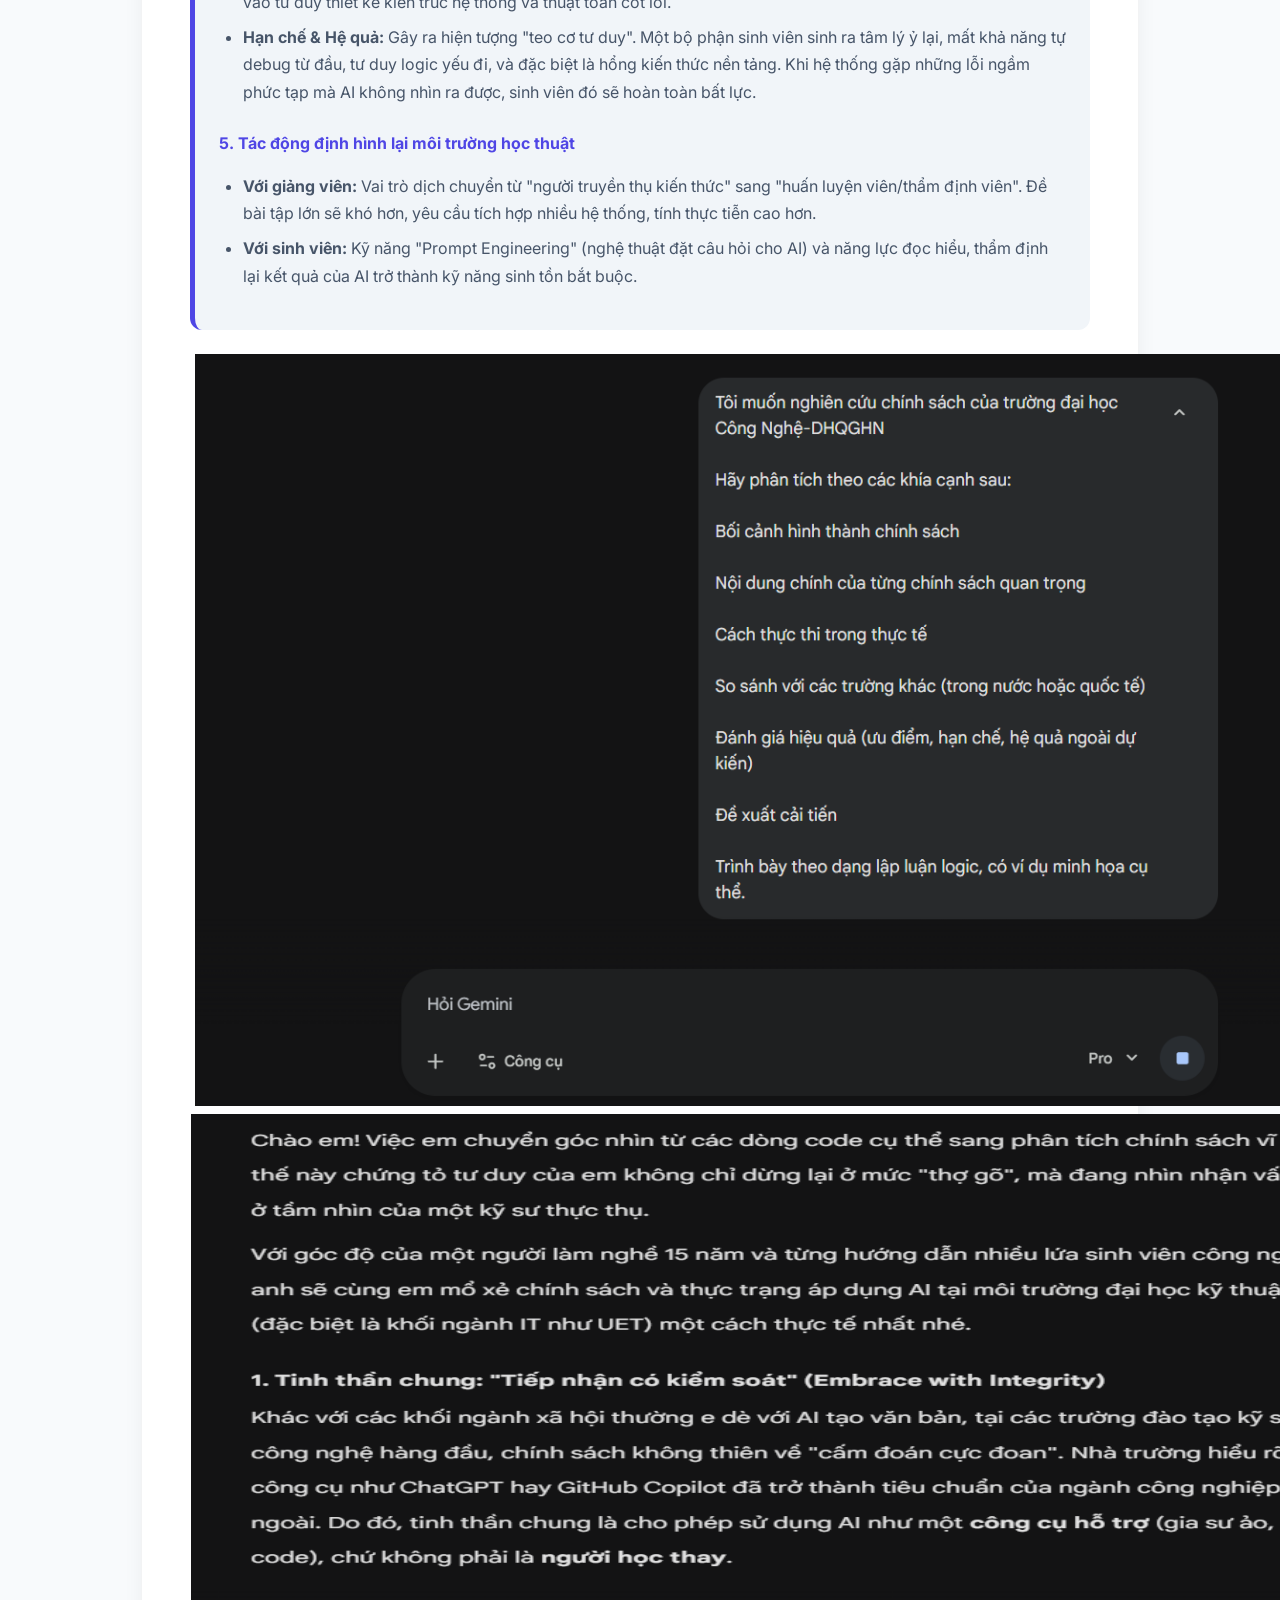
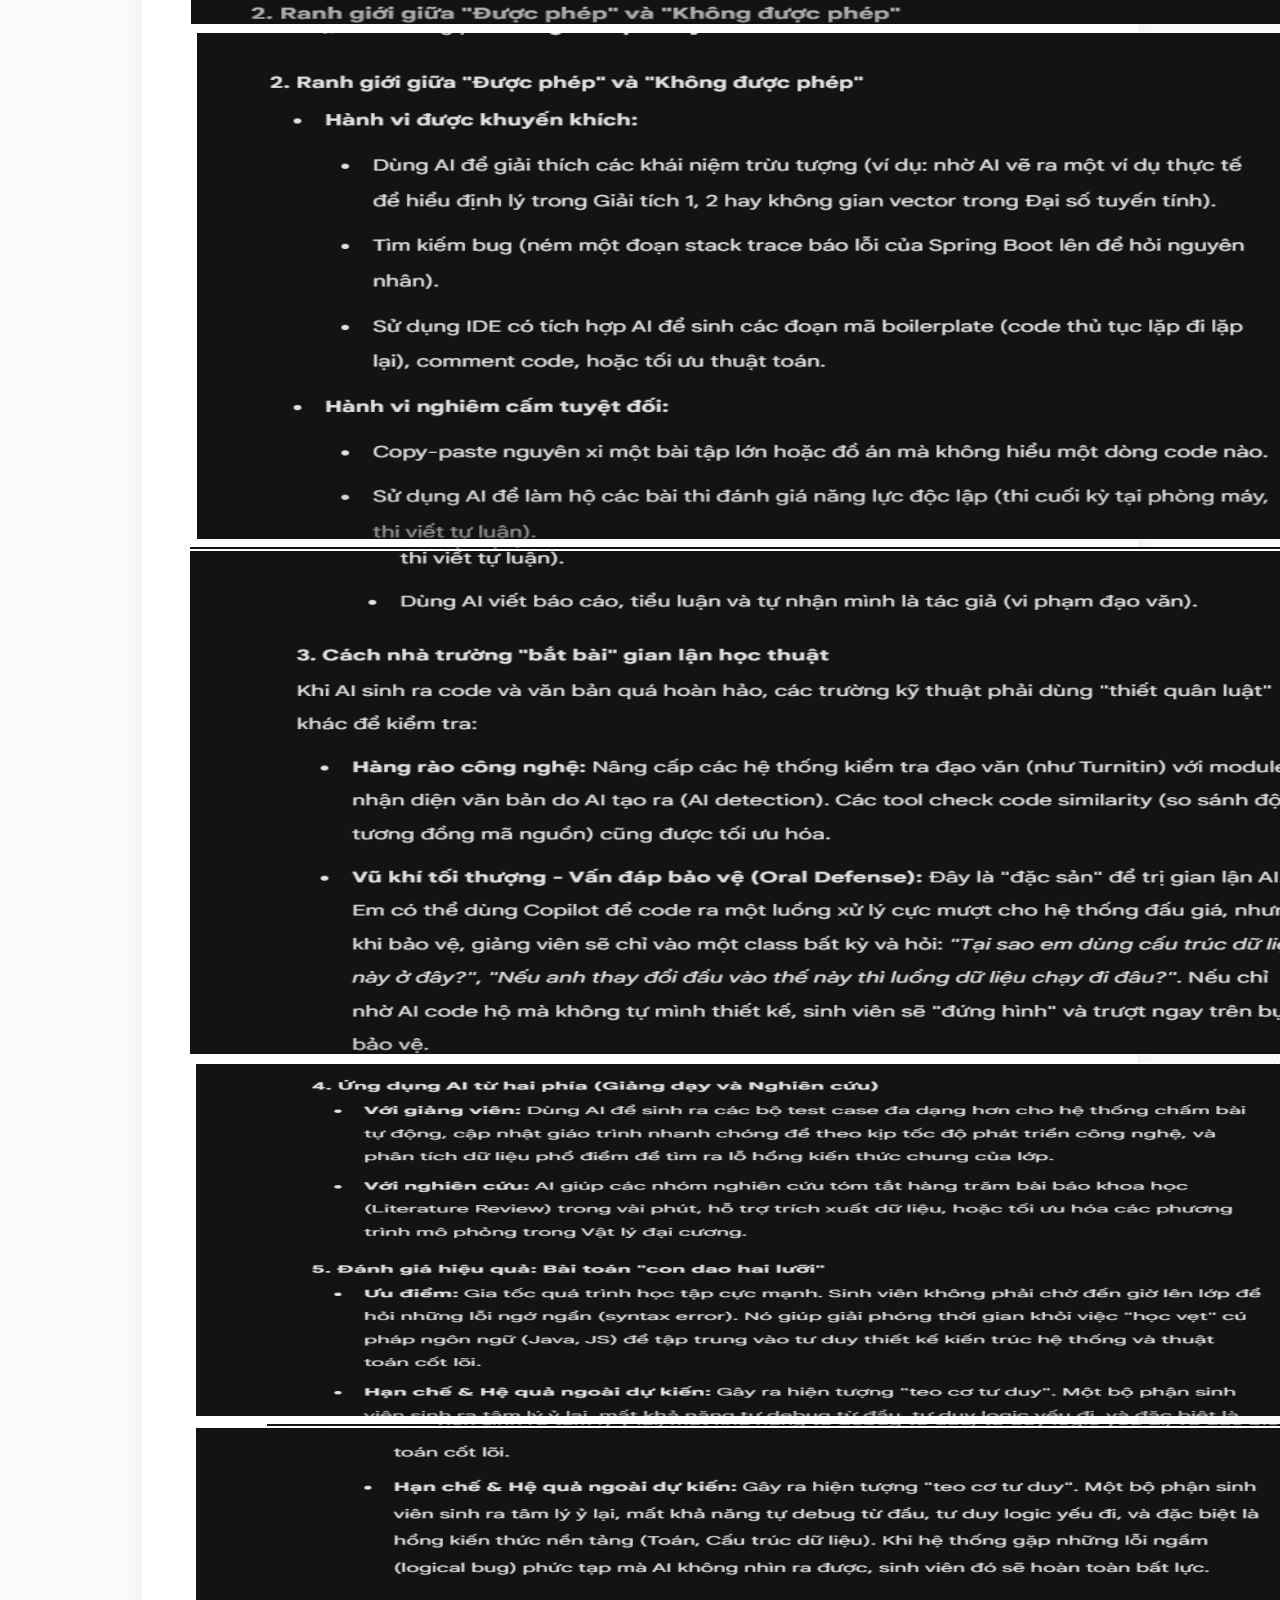
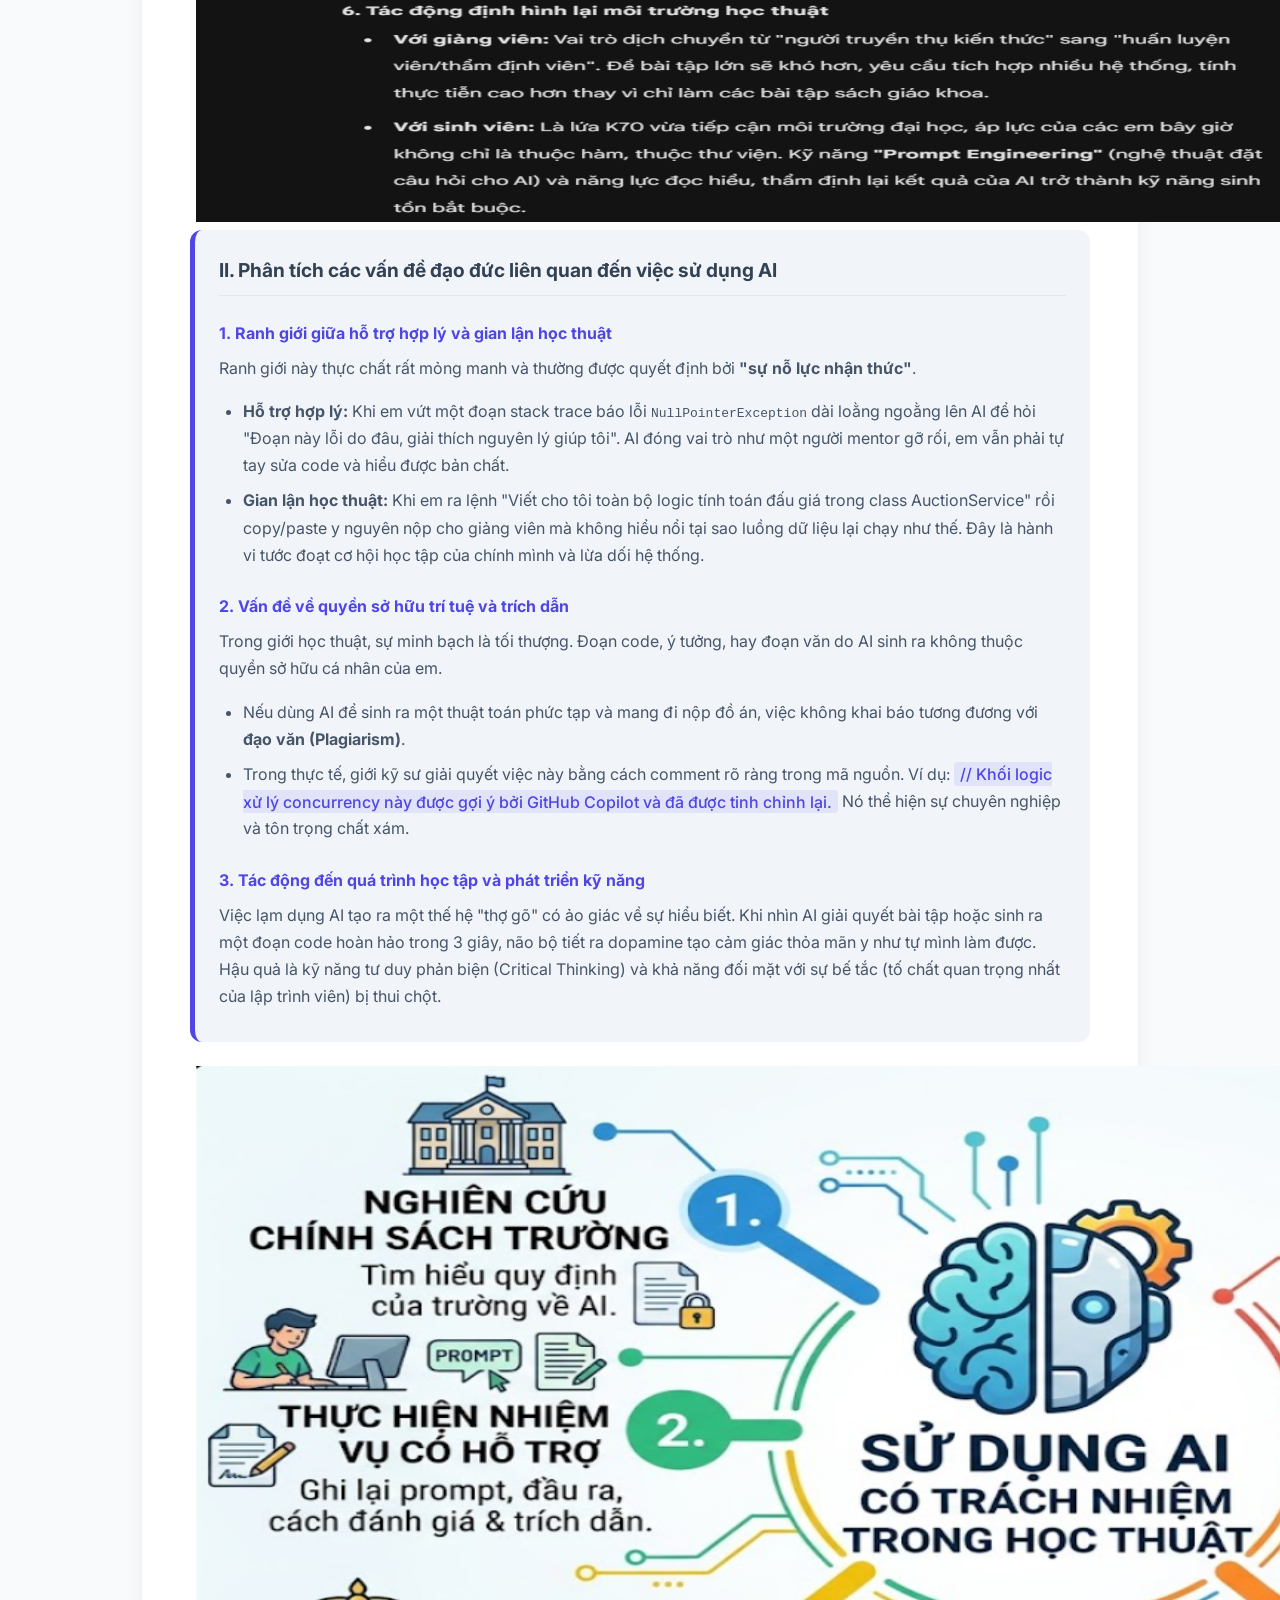
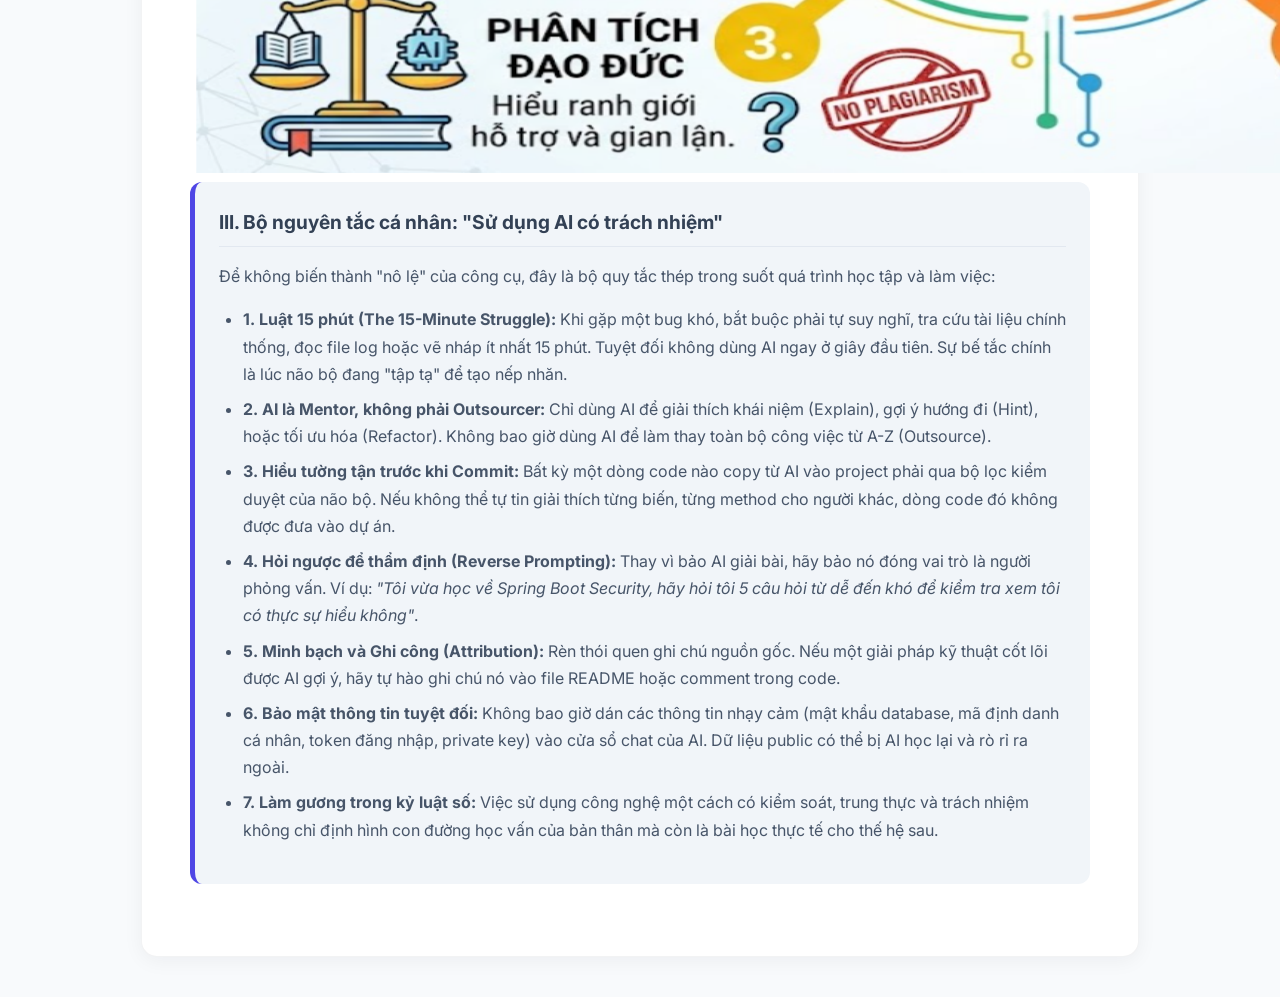
<file: projects/bai6/index.html>
<!DOCTYPE html>
<html lang="vi">
<head>
  <meta charset="UTF-8">
  <meta name="viewport" content="width=device-width, initial-scale=1.0">
  <title>Bài 6: Đạo đức AI & Sử dụng AI Trách nhiệm</title>
  <style>
    @import url('https://fonts.googleapis.com/css2?family=Inter:wght@400;500;600;700&display=swap');
    body { font-family: 'Inter', sans-serif; background: #f8fafc; color: #0f172a; padding: 2rem; line-height: 1.7; }
    .container { max-width: 900px; margin: 0 auto; background: #ffffff; padding: 3rem; border-radius: 16px; box-shadow: 0 4px 20px rgba(15, 23, 42, 0.05); border: 1px solid rgba(15, 23, 42, 0.05); }
    h1 { color: #4f46e5; margin-bottom: 0.5rem; font-size: 2rem; font-weight: 700; text-align: center; }
    .subtitle { text-align: center; color: #64748b; margin-bottom: 3rem; font-size: 1.1rem; }
    .step { background: #f1f5f9; border-radius: 12px; padding: 1.5rem; margin-bottom: 1.5rem; border-left: 5px solid #4f46e5; transition: transform 0.2s ease, box-shadow 0.2s ease; }
    .step:hover { transform: translateX(4px); box-shadow: 0 4px 12px rgba(15, 23, 42, 0.05); }
    .step h3 { color: #334155; margin-top: 0; margin-bottom: 1rem; font-size: 1.2rem; border-bottom: 1px solid #e2e8f0; padding-bottom: 0.5rem;}
    .step h4 { color: #4f46e5; margin-bottom: 0.5rem; margin-top: 1.5rem;}
    .step p, .step li { color: #475569; margin: 0 0 0.5rem 0; }
    .step ul { padding-left: 1.5rem; margin-bottom: 1rem; }
    .drive-link-btn { display: inline-flex; align-items: center; gap: 8px; padding: 12px 28px; background: linear-gradient(135deg, #00cec9 0%, #6c5ce7 100%); color: white; text-decoration: none; font-weight: 600; border-radius: 12px; transition: all 0.3s ease; box-shadow: 0 4px 15px rgba(108, 92, 231, 0.3); font-size: 1.1rem; }
    .drive-link-btn:hover { transform: translateY(-3px); box-shadow: 0 8px 25px rgba(108, 92, 231, 0.4); background: linear-gradient(135deg, #00cec9 0%, #818cf8 100%); }
    .highlight { background: rgba(79, 70, 229, 0.1); color: #4f46e5; padding: 0.1rem 0.4rem; border-radius: 4px; font-weight: 500; }
    .danger { background: rgba(225, 29, 72, 0.1); color: #e11d48; padding: 0.1rem 0.4rem; border-radius: 4px; font-weight: 500; }
  </style>
</head>
<body>
  <div class="container">
    <h1>Bài 6: Đạo đức & Trách nhiệm khi sử dụng AI</h1>
    <p class="subtitle">Sinh viên: <strong>Triệu Văn Duy</strong> — Mã SV: <strong>25020090</strong></p>

    <div style="text-align: left; margin-bottom: 3rem;">
      <a href="https://drive.google.com/file/d/1i8rNCD7yPKgwafhBykRA9fQjJlCYHxkI/view?usp=sharing" target="_blank" rel="noopener" class="drive-link-btn">
        📄 Link bài tập
      </a>
    </div>

    <div class="step">
      <h3>I. Môi trường học thuật và AI: "Tiếp nhận có kiểm soát"</h3>
      <p>Khác với các khối ngành xã hội thường e dè với AI tạo văn bản, tại các trường đào tạo kỹ sư công nghệ hàng đầu, chính sách không thiên về "cấm đoán cực đoan". Nhà trường hiểu rõ rằng công cụ như ChatGPT hay GitHub Copilot đã trở thành tiêu chuẩn của ngành công nghiệp bên ngoài. Do đó, tinh thần chung là cho phép sử dụng AI như một công cụ hỗ trợ (gia sư ảo, trợ lý code), chứ không phải là người học thay.</p>
      
      <h4>1. Ranh giới giữa "Được phép" và "Không được phép"</h4>
      <p><strong>Hành vi được khuyến khích:</strong></p>
      <ul>
        <li>Dùng AI để giải thích các khái niệm trừu tượng (ví dụ: nhờ AI vẽ ra một ví dụ thực tế để hiểu định lý trong Giải tích 1, 2 hay không gian vector trong Đại số tuyến tính).</li>
        <li>Tìm kiếm bug (ném một đoạn stack trace báo lỗi của Spring Boot lên để hỏi nguyên nhân).</li>
        <li>Sử dụng IDE có tích hợp AI để sinh các đoạn mã boilerplate (code thủ tục lặp đi lặp lại), comment code, hoặc tối ưu thuật toán.</li>
      </ul>
      <p><strong>Hành vi <span class="danger">nghiêm cấm tuyệt đối</span>:</strong></p>
      <ul>
        <li>Copy-paste nguyên xi một bài tập lớn hoặc đồ án mà không hiểu một dòng code nào.</li>
        <li>Sử dụng AI để làm hộ các bài thi đánh giá năng lực độc lập (thi cuối kỳ tại phòng máy, thi viết tự luận).</li>
        <li>Dùng AI viết báo cáo, tiểu luận và tự nhận mình là tác giả (vi phạm đạo văn).</li>
      </ul>

      <h4>2. Cách nhà trường "bắt bài" gian lận học thuật</h4>
      <ul>
        <li><strong>Hàng rào công nghệ:</strong> Nâng cấp các hệ thống kiểm tra đạo văn (như Turnitin) với module nhận diện văn bản do AI tạo ra (AI detection). Các tool check code similarity (so sánh độ tương đồng mã nguồn) cũng được tối ưu hóa.</li>
        <li><strong>Vũ khí tối thượng - Vấn đáp bảo vệ (Oral Defense):</strong> Đây là "đặc sản" để trị gian lận AI. Em có thể dùng Copilot để code ra một luồng xử lý cực mượt cho hệ thống đấu giá, nhưng khi bảo vệ, giảng viên sẽ chỉ vào một class bất kỳ và hỏi: <em>"Tại sao em dùng cấu trúc dữ liệu này ở đây?"</em>, <em>"Nếu anh thay đổi đầu vào thế này thì luồng dữ liệu chạy đi đâu?"</em>. Nếu chỉ nhờ AI code hộ mà không tự mình thiết kế, sinh viên sẽ "đứng hình" và trượt ngay trên bục bảo vệ.</li>
      </ul>

      <h4>3. Ứng dụng AI từ hai phía (Giảng dạy và Nghiên cứu)</h4>
      <ul>
        <li><strong>Với giảng viên:</strong> Dùng AI để sinh ra các bộ test case đa dạng hơn cho hệ thống chấm bài tự động, cập nhật giáo trình nhanh chóng để theo kịp tốc độ phát triển công nghệ, và phân tích dữ liệu phổ điểm để tìm ra lỗ hổng kiến thức chung của lớp.</li>
        <li><strong>Với nghiên cứu:</strong> AI giúp các nhóm nghiên cứu tóm tắt hàng trăm bài báo khoa học (Literature Review) trong vài phút, hỗ trợ trích xuất dữ liệu, hoặc tối ưu hóa các phương trình mô phỏng trong Vật lý đại cương.</li>
      </ul>

      <h4>4. Đánh giá hiệu quả: Bài toán "con dao hai lưỡi"</h4>
      <ul>
        <li><strong>Ưu điểm:</strong> Gia tốc quá trình học tập cực mạnh. Sinh viên không phải chờ đến giờ lên lớp để hỏi những lỗi ngớ ngẩn (syntax error). Nó giúp giải phóng thời gian khỏi việc "học vẹt" cú pháp ngôn ngữ (Java, JS) để tập trung vào tư duy thiết kế kiến trúc hệ thống và thuật toán cốt lõi.</li>
        <li><strong>Hạn chế & Hệ quả:</strong> Gây ra hiện tượng "teo cơ tư duy". Một bộ phận sinh viên sinh ra tâm lý ỷ lại, mất khả năng tự debug từ đầu, tư duy logic yếu đi, và đặc biệt là hổng kiến thức nền tảng. Khi hệ thống gặp những lỗi ngầm phức tạp mà AI không nhìn ra được, sinh viên đó sẽ hoàn toàn bất lực.</li>
      </ul>

      <h4>5. Tác động định hình lại môi trường học thuật</h4>
      <ul>
        <li><strong>Với giảng viên:</strong> Vai trò dịch chuyển từ "người truyền thụ kiến thức" sang "huấn luyện viên/thẩm định viên". Đề bài tập lớn sẽ khó hơn, yêu cầu tích hợp nhiều hệ thống, tính thực tiễn cao hơn.</li>
        <li><strong>Với sinh viên:</strong> Kỹ năng "Prompt Engineering" (nghệ thuật đặt câu hỏi cho AI) và năng lực đọc hiểu, thẩm định lại kết quả của AI trở thành kỹ năng sinh tồn bắt buộc.</li>
      </ul>
    </div>
    <img src="../../assets/images/bai6/b61.png" alt="Minh họa Bước 1" class="step-img">
    <img src="../../assets/images/bai6/b62.png" alt="Minh họa Bước 1" class="step-img">
    <img src="../../assets/images/bai6/b63.png" alt="Minh họa Bước 1" class="step-img">
    <img src="../../assets/images/bai6/b64.png" alt="Minh họa Bước 1" class="step-img">
    <img src="../../assets/images/bai6/b65.png" alt="Minh họa Bước 1" class="step-img">
    <img src="../../assets/images/bai6/b66.png" alt="Minh họa Bước 1" class="step-img">
    

    <div class="step">
      <h3>II. Phân tích các vấn đề đạo đức liên quan đến việc sử dụng AI</h3>
      
      <h4>1. Ranh giới giữa hỗ trợ hợp lý và gian lận học thuật</h4>
      <p>Ranh giới này thực chất rất mỏng manh và thường được quyết định bởi <strong>"sự nỗ lực nhận thức"</strong>.</p>
      <ul>
        <li><strong>Hỗ trợ hợp lý:</strong> Khi em vứt một đoạn stack trace báo lỗi <code>NullPointerException</code> dài loằng ngoằng lên AI để hỏi "Đoạn này lỗi do đâu, giải thích nguyên lý giúp tôi". AI đóng vai trò như một người mentor gỡ rối, em vẫn phải tự tay sửa code và hiểu được bản chất.</li>
        <li><strong>Gian lận học thuật:</strong> Khi em ra lệnh "Viết cho tôi toàn bộ logic tính toán đấu giá trong class AuctionService" rồi copy/paste y nguyên nộp cho giảng viên mà không hiểu nổi tại sao luồng dữ liệu lại chạy như thế. Đây là hành vi tước đoạt cơ hội học tập của chính mình và lừa dối hệ thống.</li>
      </ul>

      <h4>2. Vấn đề về quyền sở hữu trí tuệ và trích dẫn</h4>
      <p>Trong giới học thuật, sự minh bạch là tối thượng. Đoạn code, ý tưởng, hay đoạn văn do AI sinh ra không thuộc quyền sở hữu cá nhân của em.</p>
      <ul>
        <li>Nếu dùng AI để sinh ra một thuật toán phức tạp và mang đi nộp đồ án, việc không khai báo tương đương với <strong>đạo văn (Plagiarism)</strong>.</li>
        <li>Trong thực tế, giới kỹ sư giải quyết việc này bằng cách comment rõ ràng trong mã nguồn. Ví dụ: <span class="highlight">// Khối logic xử lý concurrency này được gợi ý bởi GitHub Copilot và đã được tinh chỉnh lại.</span> Nó thể hiện sự chuyên nghiệp và tôn trọng chất xám.</li>
      </ul>

      <h4>3. Tác động đến quá trình học tập và phát triển kỹ năng</h4>
      <p>Việc lạm dụng AI tạo ra một thế hệ "thợ gõ" có ảo giác về sự hiểu biết. Khi nhìn AI giải quyết bài tập hoặc sinh ra một đoạn code hoàn hảo trong 3 giây, não bộ tiết ra dopamine tạo cảm giác thỏa mãn y như tự mình làm được. Hậu quả là kỹ năng tư duy phản biện (Critical Thinking) và khả năng đối mặt với sự bế tắc (tố chất quan trọng nhất của lập trình viên) bị thui chột.</p>
    </div>
    <img src="../../assets/images/bai6/b67.png" alt="Minh họa Bước 1" class="step-img">

    <div class="step">
      <h3>III. Bộ nguyên tắc cá nhân: "Sử dụng AI có trách nhiệm"</h3>
      <p>Để không biến thành "nô lệ" của công cụ, đây là bộ quy tắc thép trong suốt quá trình học tập và làm việc:</p>
      <ul>
        <li><strong>1. Luật 15 phút (The 15-Minute Struggle):</strong> Khi gặp một bug khó, bắt buộc phải tự suy nghĩ, tra cứu tài liệu chính thống, đọc file log hoặc vẽ nháp ít nhất 15 phút. Tuyệt đối không dùng AI ngay ở giây đầu tiên. Sự bế tắc chính là lúc não bộ đang "tập tạ" để tạo nếp nhăn.</li>
        <li><strong>2. AI là Mentor, không phải Outsourcer:</strong> Chỉ dùng AI để giải thích khái niệm (Explain), gợi ý hướng đi (Hint), hoặc tối ưu hóa (Refactor). Không bao giờ dùng AI để làm thay toàn bộ công việc từ A-Z (Outsource).</li>
        <li><strong>3. Hiểu tường tận trước khi Commit:</strong> Bất kỳ một dòng code nào copy từ AI vào project phải qua bộ lọc kiểm duyệt của não bộ. Nếu không thể tự tin giải thích từng biến, từng method cho người khác, dòng code đó không được đưa vào dự án.</li>
        <li><strong>4. Hỏi ngược để thẩm định (Reverse Prompting):</strong> Thay vì bảo AI giải bài, hãy bảo nó đóng vai trò là người phỏng vấn. Ví dụ: <em>"Tôi vừa học về Spring Boot Security, hãy hỏi tôi 5 câu hỏi từ dễ đến khó để kiểm tra xem tôi có thực sự hiểu không"</em>.</li>
        <li><strong>5. Minh bạch và Ghi công (Attribution):</strong> Rèn thói quen ghi chú nguồn gốc. Nếu một giải pháp kỹ thuật cốt lõi được AI gợi ý, hãy tự hào ghi chú nó vào file README hoặc comment trong code.</li>
        <li><strong>6. Bảo mật thông tin tuyệt đối:</strong> Không bao giờ dán các thông tin nhạy cảm (mật khẩu database, mã định danh cá nhân, token đăng nhập, private key) vào cửa sổ chat của AI. Dữ liệu public có thể bị AI học lại và rò rỉ ra ngoài.</li>
        <li><strong>7. Làm gương trong kỷ luật số:</strong> Việc sử dụng công nghệ một cách có kiểm soát, trung thực và trách nhiệm không chỉ định hình con đường học vấn của bản thân mà còn là bài học thực tế cho thế hệ sau.</li>
      </ul>
    </div>
      
  </div>
  
</body>
</html>
</file>
<file: css/style.css>
/* ============================================
   ✏️ DESIGN SYSTEM — style.css
   Chỉnh sửa màu sắc, font, spacing tại đây
   ============================================ */

/* ✏️ Google Fonts — đổi font tại đây */
@import url('https://fonts.googleapis.com/css2?family=Inter:wght@300;400;500;600;700;800;900&family=Space+Grotesk:wght@400;500;600;700&family=JetBrains+Mono:wght@400;500&display=swap');

/* ✏️ CSS Variables — đổi toàn bộ theme tại đây */
:root {
  /* ✏️ Primary Colors */
  --primary: #ff007f;      /* Hot Pink */
  --primary-light: #ff3399;
  --primary-dark: #cc0066;
  --accent: #00f0ff;       /* Neon Cyan */
  --accent-light: #33f3ff;

  /* ✏️ Background Colors */
  --bg-primary: #020617;   /* Deep Slate */
  --bg-secondary: #0f172a;
  --bg-tertiary: #1e293b;
  --bg-card: rgba(15, 23, 42, 0.6);
  --bg-glass: rgba(2, 6, 23, 0.7);

  /* ✏️ Text Colors */
  --text-primary: #f8fafc;
  --text-secondary: #cbd5e1;
  --text-muted: #64748b;

  /* ✏️ Border & Surface */
  --border: rgba(148, 163, 184, 0.15);
  --border-hover: rgba(56, 189, 248, 0.5);
  --surface-hover: rgba(56, 189, 248, 0.1);

  /* ✏️ Gradients */
  --gradient-primary: linear-gradient(135deg, #ff007f 0%, #00f0ff 100%);
  --gradient-card: linear-gradient(135deg, rgba(30, 41, 59, 0.7) 0%, rgba(15, 23, 42, 0.9) 100%);
  --gradient-hero: radial-gradient(circle at 20% 30%, rgba(255, 0, 127, 0.15) 0%, transparent 40%),
                   radial-gradient(circle at 80% 70%, rgba(0, 240, 255, 0.15) 0%, transparent 40%);

  /* ✏️ Typography */
  --font-heading: 'Space Grotesk', sans-serif;
  --font-body: 'Inter', sans-serif;
  --font-mono: 'JetBrains Mono', monospace;

  /* ✏️ Font Sizes */
  --fs-xs: 0.75rem;
  --fs-sm: 0.875rem;
  --fs-base: 1rem;
  --fs-md: 1.125rem;
  --fs-lg: 1.25rem;
  --fs-xl: 1.5rem;
  --fs-2xl: 2rem;
  --fs-3xl: 2.5rem;
  --fs-4xl: 3.5rem;
  --fs-hero: clamp(2.5rem, 6vw, 5rem);

  /* Spacing */
  --space-xs: 0.25rem;
  --space-sm: 0.5rem;
  --space-md: 1rem;
  --space-lg: 1.5rem;
  --space-xl: 2rem;
  --space-2xl: 3rem;
  --space-3xl: 4rem;
  --space-4xl: 6rem;

  /* Layout */
  --max-width: 1200px;
  --nav-height: 70px;
  --radius-sm: 8px;
  --radius-md: 12px;
  --radius-lg: 16px;
  --radius-xl: 24px;
  --radius-full: 9999px;

  /* Shadows */
  --shadow-sm: 0 2px 8px rgba(0,0,0,0.4);
  --shadow-md: 0 4px 20px rgba(0,0,0,0.5);
  --shadow-lg: 0 8px 40px rgba(0,0,0,0.6);
  --shadow-glow: 0 0 30px rgba(255, 0, 127, 0.3);
  --shadow-accent: 0 0 30px rgba(0, 240, 255, 0.2);

  /* Transitions */
  --ease-out: cubic-bezier(0.16, 1, 0.3, 1);
  --ease-spring: cubic-bezier(0.34, 1.56, 0.64, 1);
  --duration-fast: 200ms;
  --duration-normal: 350ms;
  --duration-slow: 600ms;
}

/* Light Mode Theme */
[data-theme="light"] {
  --bg-primary: #ffffff;
  --bg-secondary: #f1f5f9;
  --bg-tertiary: #e2e8f0;
  --bg-card: rgba(255, 255, 255, 0.9);
  --bg-glass: rgba(255, 255, 255, 0.8);

  --text-primary: #1e293b;
  --text-secondary: #475569;
  --text-muted: #94a3b8;

  --border: rgba(148, 163, 184, 0.3);
  --border-hover: rgba(255, 0, 127, 0.5);
  --surface-hover: rgba(255, 0, 127, 0.05);

  --shadow-sm: 0 2px 8px rgba(0,0,0,0.08);
  --shadow-md: 0 4px 20px rgba(0,0,0,0.12);
  --shadow-lg: 0 8px 40px rgba(0,0,0,0.16);
}

/* Light mode specific overrides */
[data-theme="light"] .navbar {
  background: rgba(255, 255, 255, 0.85);
  border-bottom: 1px solid rgba(148, 163, 184, 0.2);
}

[data-theme="light"] .navbar.scrolled {
  background: rgba(255, 255, 255, 0.95);
  box-shadow: 0 4px 20px rgba(0,0,0,0.08);
}

[data-theme="light"] .card {
  background: linear-gradient(135deg, rgba(255, 255, 255, 0.9) 0%, rgba(241, 245, 249, 0.9) 100%);
  border: 1px solid rgba(148, 163, 184, 0.3);
  box-shadow: 0 4px 20px rgba(0,0,0,0.08);
}

[data-theme="light"] .card:hover {
  border-color: rgba(255, 0, 127, 0.4);
  box-shadow: 0 12px 40px rgba(255, 0, 127, 0.15);
}

[data-theme="light"] .modal {
  background: #f8fafc;
  border: 1px solid rgba(148, 163, 184, 0.3);
}

[data-theme="light"] .modal-overlay {
  background: rgba(0, 0, 0, 0.4);
}

[data-theme="light"] .footer {
  border-top: 1px solid rgba(148, 163, 184, 0.2);
}

[data-theme="light"] body::before {
  background-image: 
    linear-gradient(rgba(255, 0, 127, 0.03) 1px, transparent 1px),
    linear-gradient(90deg, rgba(255, 0, 127, 0.03) 1px, transparent 1px);
}

[data-theme="light"] body::after {
  opacity: 0.3;
}

[data-theme="light"] .ambient-orb:nth-child(1) {
  background: rgba(255, 0, 127, 0.08);
}

[data-theme="light"] .ambient-orb:nth-child(2) {
  background: rgba(0, 240, 255, 0.08);
}

[data-theme="light"] .ambient-orb:nth-child(3) {
  background: rgba(129, 140, 248, 0.08);
}

[data-theme="light"] .noise-overlay {
  opacity: 0.015;
}

[data-theme="light"] .cursor-dot {
  background: #ff007f;
  mix-blend-mode: normal;
}

[data-theme="light"] .cursor-ring {
  border-color: #ff007f;
}

[data-theme="light"] .btn-outline {
  border-color: rgba(148, 163, 184, 0.4);
  color: #1e293b;
}

[data-theme="light"] .btn-outline:hover {
  border-color: #ff007f;
  background: rgba(255, 0, 127, 0.05);
}

[data-theme="light"] .timeline::before {
  background: rgba(148, 163, 184, 0.3);
}

[data-theme="light"] .skill-bar {
  background: #e2e8f0;
}

[data-theme="light"] .about-avatar {
  box-shadow: 0 10px 30px -10px rgba(255, 0, 127, 0.2);
}

[data-theme="light"] .summary-card {
  background: linear-gradient(135deg, rgba(255, 255, 255, 0.9) 0%, rgba(241, 245, 249, 0.9) 100%);
  border: 1px solid rgba(148, 163, 184, 0.3);
}

[data-theme="light"] .summary-item {
  background: rgba(255, 255, 255, 0.6);
  border-left-color: rgba(0, 240, 255, 0.3);
}

[data-theme="light"] .summary-item:hover {
  background: rgba(255, 255, 255, 0.8);
  border-left-color: #00f0ff;
}

/* ============================================
   RESET & BASE
   ============================================ */
*, *::before, *::after { box-sizing: border-box; margin: 0; padding: 0; }
html { scroll-behavior: smooth; -webkit-font-smoothing: antialiased; }
body {
  font-family: var(--font-body);
  background: var(--bg-primary);
  color: var(--text-primary);
  line-height: 1.7;
  overflow-x: hidden;
  min-height: 100vh;
}
a { color: inherit; text-decoration: none; }
button { cursor: pointer; border: none; background: none; font: inherit; color: inherit; }
img { max-width: 100%; display: block; }
ul, ol { list-style: none; }
input, textarea { font: inherit; color: inherit; }

/* ============================================
   CUSTOM CURSOR
   ============================================ */
.cursor-dot {
  width: 6px; height: 6px;
  background: var(--accent);
  border-radius: 50%;
  position: fixed;
  top: 0; left: 0;
  pointer-events: none;
  z-index: 99999;
  transition: transform 0.1s ease;
  mix-blend-mode: difference;
}
.cursor-ring {
  width: 36px; height: 36px;
  border: 1.5px solid var(--primary-light);
  border-radius: 50%;
  position: fixed;
  top: 0; left: 0;
  pointer-events: none;
  z-index: 99998;
  transition: width 0.3s var(--ease-out), height 0.3s var(--ease-out),
              border-color 0.3s ease, opacity 0.3s ease;
  transform: translate(-50%, -50%);
  opacity: 0.5;
}
.cursor-ring.hover {
  width: 56px; height: 56px;
  border-color: var(--accent);
  opacity: 0.8;
}
@media (pointer: coarse) { .cursor-dot, .cursor-ring { display: none; } }

/* ============================================
   NOISE OVERLAY
   ============================================ */
.noise-overlay {
  position: fixed;
  top: 0; left: 0;
  width: 100%; height: 100%;
  pointer-events: none;
  z-index: 9998;
  opacity: 0.025;
  background-image: url("data:image/svg+xml,%3Csvg viewBox='0 0 256 256' xmlns='http://www.w3.org/2000/svg'%3E%3Cfilter id='noise'%3E%3CfeTurbulence type='fractalNoise' baseFrequency='0.9' numOctaves='4' stitchTiles='stitch'/%3E%3C/filter%3E%3Crect width='100%25' height='100%25' filter='url(%23noise)'/%3E%3C/svg%3E");
  background-repeat: repeat;
}

/* ============================================
   AMBIENT BACKGROUND EFFECTS
   ============================================ */
.ambient-bg {
  position: fixed;
  top: 0; left: 0;
  width: 100%; height: 100%;
  z-index: -1;
  overflow: hidden;
}
.ambient-orb {
  position: absolute;
  border-radius: 50%;
  filter: blur(80px);
  opacity: 0.4;
  animation: orbFloat 20s ease-in-out infinite;
}
.ambient-orb:nth-child(1) {
  width: 400px; height: 400px;
  background: rgba(255, 0, 127, 0.15); /* Hot Pink */
  top: -10%; left: -5%;
  animation-duration: 25s;
}
.ambient-orb:nth-child(2) {
  width: 350px; height: 350px;
  background: rgba(0, 240, 255, 0.15); /* Neon Cyan */
  bottom: -10%; right: -5%;
  animation-duration: 30s;
  animation-delay: -5s;
}
.ambient-orb:nth-child(3) {
  width: 250px; height: 250px;
  background: rgba(129, 140, 248, 0.15); /* Indigo */
  top: 40%; left: 50%;
  animation-duration: 22s;
  animation-delay: -10s;
}
@keyframes orbFloat {
  0%, 100% { transform: translate(0, 0) scale(1); }
  25% { transform: translate(30px, -40px) scale(1.1); }
  50% { transform: translate(-20px, 20px) scale(0.95); }
  75% { transform: translate(40px, 30px) scale(1.05); }
}

/* ============================================
   NAVIGATION
   ============================================ */
.navbar {
  position: fixed;
  top: 0; left: 0; right: 0;
  height: var(--nav-height);
  display: flex;
  align-items: center;
  justify-content: space-between;
  padding: 0 var(--space-2xl);
  z-index: 1000;
  background: rgba(2, 6, 23, 0.4);
  backdrop-filter: blur(24px) saturate(150%);
  border-bottom: 1px solid rgba(148, 163, 184, 0.1);
  transition: all var(--duration-normal) ease;
}
.navbar.scrolled {
  background: rgba(2, 6, 23, 0.85);
  box-shadow: 0 10px 30px -10px rgba(0, 0, 0, 0.5);
}
.nav-logo {
  font-family: var(--font-heading);
  font-size: var(--fs-lg);
  font-weight: 700;
  background: var(--gradient-primary);
  -webkit-background-clip: text;
  -webkit-text-fill-color: transparent;
  background-clip: text;
  letter-spacing: -0.5px;
}
.nav-links {
  display: flex;
  gap: var(--space-xs);
  position: absolute;
  left: 50%;
  transform: translateX(-50%);
}
.nav-link {
  padding: var(--space-sm) var(--space-md);
  font-size: var(--fs-sm);
  font-weight: 500;
  color: var(--text-secondary);
  border-radius: var(--radius-sm);
  transition: color var(--duration-fast) ease, background var(--duration-fast) ease;
  position: relative;
}
.nav-link:hover, .nav-link.active {
  color: var(--text-primary);
  background: var(--surface-hover);
}
.nav-link.active::after {
  content: '';
  position: absolute;
  bottom: 4px; left: 50%; transform: translateX(-50%);
  width: 16px; height: 2px;
  background: var(--gradient-primary);
  border-radius: 2px;
}

/* Mobile Nav Toggle */
.nav-toggle {
  display: none;
  flex-direction: column;
  gap: 5px;
  padding: 8px;
}
.nav-toggle span {
  width: 22px; height: 2px;
  background: var(--text-primary);
  border-radius: 2px;
  transition: all var(--duration-normal) var(--ease-out);
}
.nav-toggle.active span:nth-child(1) { transform: rotate(45deg) translate(5px, 5px); }
.nav-toggle.active span:nth-child(2) { opacity: 0; }
.nav-toggle.active span:nth-child(3) { transform: rotate(-45deg) translate(5px, -5px); }

/* Theme Toggle Button */
.theme-toggle {
  width: 40px;
  height: 40px;
  border-radius: 50%;
  background: var(--bg-glass);
  border: 1px solid var(--border);
  display: flex;
  align-items: center;
  justify-content: center;
  cursor: pointer;
  transition: all var(--duration-normal) var(--ease-out);
  position: relative;
  overflow: hidden;
  backdrop-filter: blur(10px);
}

.theme-toggle:hover {
  border-color: var(--primary-light);
  background: var(--surface-hover);
  transform: scale(1.1);
}

.theme-toggle:active {
  transform: scale(0.95);
}

.theme-icon-dark,
.theme-icon-light {
  font-size: 1.2rem;
  transition: all var(--duration-normal) var(--ease-out);
  position: absolute;
}

.theme-icon-dark {
  opacity: 1;
  transform: rotate(0deg);
}

.theme-icon-light {
  opacity: 0;
  transform: rotate(-90deg);
}

[data-theme="light"] .theme-icon-dark {
  opacity: 0;
  transform: rotate(90deg);
}

[data-theme="light"] .theme-icon-light {
  opacity: 1;
  transform: rotate(0deg);
}

@media (max-width: 768px) {
  .nav-toggle { display: flex; }
  .nav-links {
    position: fixed;
    top: var(--nav-height);
    left: 0; right: 0;
    flex-direction: column;
    background: rgba(248, 250, 252, 0.97);
    backdrop-filter: blur(20px);
    padding: var(--space-lg);
    border-bottom: 1px solid var(--border);
    transform: translateY(-110%);
    transition: transform var(--duration-normal) var(--ease-out);
  }
  .nav-links.open { transform: translateY(0); }
  .nav-link { padding: var(--space-md); font-size: var(--fs-base); }
}

/* ============================================
   PAGE CONTAINER & TRANSITIONS
   ============================================ */
.page-container {
  min-height: 100vh;
  padding-top: var(--nav-height);
}
#app {
  opacity: 1;
  transform: translateY(0);
  transition: opacity var(--duration-slow) var(--ease-out),
              transform var(--duration-slow) var(--ease-out);
}
#app.page-exit {
  opacity: 0;
  transform: translateY(15px);
}

/* ============================================
   SCROLL REVEAL
   ============================================ */
.reveal {
  opacity: 0;
  transform: translateY(30px);
  transition: opacity 0.7s var(--ease-out), transform 0.7s var(--ease-out);
}
.reveal.visible {
  opacity: 1;
  transform: translateY(0);
}
.reveal-left {
  opacity: 0;
  transform: translateX(-40px);
  transition: opacity 0.7s var(--ease-out), transform 0.7s var(--ease-out);
}
.reveal-left.visible { opacity: 1; transform: translateX(0); }
.reveal-right {
  opacity: 0;
  transform: translateX(40px);
  transition: opacity 0.7s var(--ease-out), transform 0.7s var(--ease-out);
}
.reveal-right.visible { opacity: 1; transform: translateX(0); }
.reveal-scale {
  opacity: 0;
  transform: scale(0.92);
  transition: opacity 0.7s var(--ease-out), transform 0.7s var(--ease-out);
}
.reveal-scale.visible { opacity: 1; transform: scale(1); }

/* ============================================
   UTILITY CLASSES
   ============================================ */
.container { max-width: var(--max-width); margin: 0 auto; padding: 0 var(--space-xl); }
.section { padding: var(--space-4xl) 0; }
.text-gradient {
  background: var(--gradient-primary);
  background-size: 200% auto;
  -webkit-background-clip: text;
  -webkit-text-fill-color: transparent;
  background-clip: text;
  animation: shine 4s linear infinite;
}
@keyframes shine {
  to {
    background-position: 200% center;
  }
}
.section-label {
  font-family: var(--font-mono);
  font-size: var(--fs-xs);
  color: var(--accent);
  text-transform: uppercase;
  letter-spacing: 3px;
  margin-bottom: var(--space-sm);
}
.section-title {
  font-family: var(--font-heading);
  font-size: var(--fs-3xl);
  font-weight: 700;
  margin-bottom: var(--space-md);
  line-height: 1.2;
}
.section-desc {
  color: var(--text-secondary);
  font-size: var(--fs-md);
  max-width: 600px;
}

/* ============================================
   BUTTONS
   ============================================ */
.btn {
  display: inline-flex;
  align-items: center;
  gap: var(--space-sm);
  padding: 12px 28px;
  border-radius: var(--radius-full);
  font-weight: 600;
  font-size: var(--fs-sm);
  transition: all var(--duration-normal) var(--ease-out);
  position: relative;
  overflow: hidden;
}
.btn-primary {
  background: var(--gradient-primary);
  color: #fff;
  box-shadow: var(--shadow-glow);
}
.btn-primary:hover {
  transform: translateY(-2px);
  box-shadow: 0 0 40px rgba(108,92,231,0.35);
}
.btn-outline {
  border: 1.5px solid var(--border);
  color: var(--text-primary);
  background: var(--bg-glass);
  backdrop-filter: blur(10px);
}
.btn-outline:hover {
  border-color: var(--primary-light);
  background: var(--surface-hover);
  transform: translateY(-2px);
}

/* ============================================
   CARDS
   ============================================ */
.card {
  background: var(--gradient-card);
  border: 1px solid rgba(148, 163, 184, 0.15);
  border-radius: var(--radius-lg);
  padding: var(--space-xl);
  backdrop-filter: blur(20px) saturate(180%);
  transition: all 0.4s cubic-bezier(0.175, 0.885, 0.32, 1.275);
  position: relative;
  overflow: hidden;
  box-shadow: 0 8px 30px -4px rgba(0, 0, 0, 0.4);
}
.card::before {
  content: '';
  position: absolute;
  top: 0; left: 0; right: 0;
  height: 3px;
  background: var(--gradient-primary);
  opacity: 0;
  transition: opacity 0.4s ease;
}
.card:hover {
  border-color: rgba(0, 240, 255, 0.6);
  transform: translateY(-8px) scale(1.02);
  box-shadow: 0 20px 40px -10px rgba(255, 0, 127, 0.25);
}
.card:hover::before { opacity: 1; }

/* ============================================
   MODAL
   ============================================ */
.modal-overlay {
  position: fixed;
  inset: 0;
  background: rgba(0, 0, 0, 0.75);
  backdrop-filter: blur(8px);
  z-index: 5000;
  display: flex;
  align-items: center;
  justify-content: center;
  opacity: 0;
  pointer-events: none;
  transition: opacity var(--duration-normal) ease;
}
.modal-overlay.active {
  opacity: 1;
  pointer-events: auto;
}
.modal {
  width: 95vw;
  max-width: 1400px;
  height: 90vh;
  background: var(--bg-secondary);
  border: 1px solid var(--border);
  border-radius: var(--radius-xl);
  display: flex;
  flex-direction: column;
  overflow: hidden;
  transform: scale(0.92) translateY(20px);
  transition: transform var(--duration-slow) var(--ease-spring);
}
.modal-overlay.active .modal {
  transform: scale(1) translateY(0);
}
.modal-header {
  display: flex;
  align-items: center;
  justify-content: space-between;
  padding: var(--space-lg) var(--space-xl);
  border-bottom: 1px solid var(--border);
  flex-shrink: 0;
}
.modal-title {
  font-family: var(--font-heading);
  font-size: var(--fs-lg);
  font-weight: 600;
}
.modal-close {
  width: 36px; height: 36px;
  display: flex;
  align-items: center;
  justify-content: center;
  border-radius: var(--radius-sm);
  font-size: var(--fs-xl);
  color: var(--text-secondary);
  transition: all var(--duration-fast) ease;
}
.modal-close:hover {
  background: rgba(255,255,255,0.05);
  color: var(--text-primary);
}
.modal-tabs {
  display: flex;
  gap: var(--space-xs);
  padding: var(--space-sm) var(--space-xl);
  border-bottom: 1px solid var(--border);
  flex-shrink: 0;
}
.modal-tab {
  padding: var(--space-sm) var(--space-md);
  font-size: var(--fs-sm);
  font-weight: 500;
  color: var(--text-secondary);
  border-radius: var(--radius-sm);
  transition: all var(--duration-fast) ease;
}
.modal-tab:hover { color: var(--text-primary); }
.modal-tab.active {
  color: var(--text-primary);
  background: var(--surface-hover);
}
.modal-body {
  flex: 1;
  overflow: auto;
  padding: 0;
}
.modal-body iframe {
  width: 100%;
  height: 100%;
  border: none;
}
.modal-info {
  padding: var(--space-xl);
}
.modal-info h3 { font-family: var(--font-heading); margin-bottom: var(--space-md); }
.modal-info p { color: var(--text-secondary); margin-bottom: var(--space-sm); }

/* External Link Button */
.external-link-btn {
  display: inline-flex;
  align-items: center;
  gap: 8px;
  padding: 14px 36px;
  background: linear-gradient(135deg, #4f46e5 0%, #6366f1 100%);
  color: #fff;
  font-size: 1.1rem;
  font-weight: 600;
  border-radius: var(--radius-full);
  text-decoration: none;
  box-shadow: 0 4px 20px rgba(79, 70, 229, 0.35);
  transition: all 0.3s var(--ease-out);
}
.external-link-btn:hover {
  transform: translateY(-4px) scale(1.03);
  box-shadow: 0 8px 30px rgba(79, 70, 229, 0.5);
  background: linear-gradient(135deg, #6366f1 0%, #818cf8 100%);
}
.external-link-btn:active {
  transform: translateY(-1px) scale(0.98);
}

/* ============================================
   FOOTER
   ============================================ */
.footer {
  padding: var(--space-2xl) 0;
  border-top: 1px solid var(--border);
  text-align: center;
}
.footer p {
  color: var(--text-muted);
  font-size: var(--fs-sm);
}
.footer .text-gradient { font-weight: 600; }

/* ============================================
   SCROLLBAR
   ============================================ */
::-webkit-scrollbar { width: 6px; }
::-webkit-scrollbar-track { background: var(--bg-primary); }
::-webkit-scrollbar-thumb {
  background: var(--bg-tertiary);
  border-radius: 3px;
}
::-webkit-scrollbar-thumb:hover { background: var(--primary-dark); }

/* ============================================
   TECH EFFECTS — Hiệu ứng công nghệ cao
   ============================================ */

/* Circuit board pattern overlay */
body::before {
  content: '';
  position: fixed;
  top: 0; left: 0;
  width: 100%; height: 100%;
  background-image: 
    linear-gradient(rgba(0, 240, 255, 0.03) 1px, transparent 1px),
    linear-gradient(90deg, rgba(0, 240, 255, 0.03) 1px, transparent 1px);
  background-size: 50px 50px;
  pointer-events: none;
  z-index: 2;
  animation: circuitPulse 8s ease-in-out infinite;
}

@keyframes circuitPulse {
  0%, 100% { opacity: 0.3; }
  50% { opacity: 0.7; }
}

/* Hexagonal pattern */
body::after {
  content: '';
  position: fixed;
  top: 0; left: 0;
  width: 100%; height: 100%;
  background-image: url("data:image/svg+xml,%3Csvg xmlns='http://www.w3.org/2000/svg' width='28' height='49' viewBox='0 0 28 49'%3E%3Cpath d='M13.99 9.25l13 7.5v15l-13 7.5L1 31.75v-15l12.99-7.5zM3 17.9v12.7l10.99 6.34 11-6.35V17.9l-10.99-6.34L3 17.9zM0 15l12.99-7.5V0h-2v6.35L0 12.69v2.3zm0 18.5L12.99 41v8h-2v-6.85L0 35.81v-2.3zM15 0v7.5L27.99 15H28v-2.31h-.01L17 6.35V0h-2zm0 49v-8l12.99-7.5H28v2.31h-.01L17 42.15V49h-2z' fill='%2300f0ff' fill-opacity='0.02' fill-rule='evenodd'/%3E%3C/svg%3E");
  pointer-events: none;
  z-index: 2;
  opacity: 0.5;
}

/* Glitch effect for text */
.glitch-text {
  position: relative;
}

.glitch-text::before,
.glitch-text::after {
  content: attr(data-text);
  position: absolute;
  top: 0;
  left: 0;
  width: 100%;
  height: 100%;
  opacity: 0.8;
}

.glitch-text::before {
  color: #ff007f;
  z-index: -1;
  animation: glitch-1 0.3s infinite linear alternate-reverse;
}

.glitch-text::after {
  color: #00f0ff;
  z-index: -2;
  animation: glitch-2 0.3s infinite linear alternate-reverse;
}

@keyframes glitch-1 {
  0% { clip-path: inset(20% 0 60% 0); transform: translate(-2px, 2px); }
  20% { clip-path: inset(10% 0 80% 0); transform: translate(2px, -2px); }
  40% { clip-path: inset(70% 0 10% 0); transform: translate(-2px, 2px); }
  60% { clip-path: inset(30% 0 50% 0); transform: translate(2px, -2px); }
  80% { clip-path: inset(80% 0 5% 0); transform: translate(-1px, 1px); }
  100% { clip-path: inset(40% 0 30% 0); transform: translate(1px, -1px); }
}

@keyframes glitch-2 {
  0% { clip-path: inset(60% 0 20% 0); transform: translate(2px, -2px); }
  20% { clip-path: inset(80% 0 5% 0); transform: translate(-2px, 2px); }
  40% { clip-path: inset(10% 0 70% 0); transform: translate(2px, -2px); }
  60% { clip-path: inset(50% 0 30% 0); transform: translate(-2px, 2px); }
  80% { clip-path: inset(5% 0 80% 0); transform: translate(1px, -1px); }
  100% { clip-path: inset(30% 0 40% 0); transform: translate(-1px, 1px); }
}

/* Neon glow borders */
.neon-border {
  position: relative;
}

.neon-border::before {
  content: '';
  position: absolute;
  inset: -2px;
  background: var(--gradient-primary);
  border-radius: inherit;
  z-index: -1;
  filter: blur(10px);
  opacity: 0;
  transition: opacity 0.3s ease;
}

.neon-border:hover::before {
  opacity: 0.7;
}

/* Digital rain effect */
.digital-rain {
  position: fixed;
  top: 0;
  left: 0;
  width: 100%;
  height: 100%;
  pointer-events: none;
  z-index: 1;
  opacity: 0.05;
  background: repeating-linear-gradient(
    0deg,
    transparent,
    transparent 20px,
    rgba(0, 240, 255, 0.03) 20px,
    rgba(0, 240, 255, 0.03) 22px
  );
  animation: rainFall 10s linear infinite;
}

@keyframes rainFall {
  0% { background-position: 0 0; }
  100% { background-position: 0 1000px; }
}

/* Holographic card effect */
.holo-card {
  position: relative;
  overflow: hidden;
}

.holo-card::after {
  content: '';
  position: absolute;
  top: -50%;
  left: -50%;
  width: 200%;
  height: 200%;
  background: linear-gradient(
    45deg,
    transparent 30%,
    rgba(0, 240, 255, 0.1) 50%,
    transparent 70%
  );
  transform: rotate(45deg) translateY(100%);
  transition: transform 0.6s ease;
}

.holo-card:hover::after {
  transform: rotate(45deg) translateY(0%);
}

/* Tech grid background */
.tech-grid-bg {
  position: fixed;
  top: 0; left: 0;
  width: 100%; height: 100%;
  background-image: 
    radial-gradient(circle at 25% 25%, rgba(255, 0, 127, 0.05) 0%, transparent 50%),
    radial-gradient(circle at 75% 75%, rgba(0, 240, 255, 0.05) 0%, transparent 50%);
  pointer-events: none;
  z-index: 0;
}

/* Loading animation */
.tech-loader {
  width: 50px;
  height: 50px;
  border: 3px solid transparent;
  border-top-color: var(--primary);
  border-right-color: var(--accent);
  border-radius: 50%;
  animation: techSpin 1.5s linear infinite;
}

@keyframes techSpin {
  0% { transform: rotate(0deg); }
  100% { transform: rotate(360deg); }
}

/* Data decoding animation */
.data-decode {
  font-family: var(--font-mono);
  color: var(--accent);
}

/* Corner decorations */
.corner-deco {
  position: relative;
}

.corner-deco::before,
.corner-deco::after {
  content: '';
  position: absolute;
  width: 20px;
  height: 20px;
  border-color: var(--accent);
  border-style: solid;
  opacity: 0.5;
}

.corner-deco::before {
  top: -2px;
  left: -2px;
  border-width: 2px 0 0 2px;
}

.corner-deco::after {
  bottom: -2px;
  right: -2px;
  border-width: 0 2px 2px 0;
}

/* Scanline effect */
.scanline-overlay {
  position: fixed;
  top: 0;
  left: 0;
  width: 100%;
  height: 100%;
  background: repeating-linear-gradient(
    0deg,
    transparent,
    transparent 2px,
    rgba(0, 0, 0, 0.03) 2px,
    rgba(0, 0, 0, 0.03) 4px
  );
  pointer-events: none;
  z-index: 9998;
}

/* Enhanced card hover with tech feel */
.card.tech-enhanced {
  transition: all 0.4s cubic-bezier(0.175, 0.885, 0.32, 1.275);
}

.card.tech-enhanced:hover {
  border-color: rgba(0, 240, 255, 0.4);
  box-shadow: 
    0 0 20px rgba(0, 240, 255, 0.1),
    0 8px 30px -4px rgba(0, 0, 0, 0.4),
    inset 0 0 20px rgba(0, 240, 255, 0.05);
  transform: translateY(-8px) scale(1.02);
}

/* Animated border gradient */
.animated-border {
  position: relative;
}

.animated-border::before {
  content: '';
  position: absolute;
  inset: 0;
  border-radius: inherit;
  padding: 2px;
  background: linear-gradient(45deg, var(--primary), var(--accent), var(--primary), var(--accent));
  background-size: 300% 300%;
  -webkit-mask: 
    linear-gradient(#fff 0 0) content-box, 
    linear-gradient(#fff 0 0);
  -webkit-mask-composite: xor;
  mask-composite: exclude;
  animation: borderRotate 3s linear infinite;
}

@keyframes borderRotate {
  0% { background-position: 0% 50%; }
  50% { background-position: 100% 50%; }
  100% { background-position: 0% 50%; }
}

/* ============================================
   SUMMARY CARDS - Hover Glow Effects
   ============================================ */
.summary-cards-grid {
  display: grid;
  grid-template-columns: repeat(2, 1fr);
  gap: var(--space-xl);
  margin-top: var(--space-3xl);
}

.summary-card {
  background: var(--gradient-card);
  border: 1px solid rgba(148, 163, 184, 0.15);
  border-radius: var(--radius-lg);
  padding: var(--space-xl);
  backdrop-filter: blur(20px) saturate(180%);
  transition: all 0.4s cubic-bezier(0.175, 0.885, 0.32, 1.275);
  position: relative;
  overflow: hidden;
  box-shadow: 0 8px 30px -4px rgba(0, 0, 0, 0.4);
}

/* Top accent bar */
.summary-card::before {
  content: '';
  position: absolute;
  top: 0;
  left: 0;
  right: 0;
  height: 3px;
  background: var(--gradient-primary);
  opacity: 0;
  transition: opacity 0.4s ease;
}

/* Hover glow effect */
.summary-card::after {
  content: '';
  position: absolute;
  inset: -2px;
  border-radius: inherit;
  background: var(--gradient-primary);
  opacity: 0;
  z-index: -1;
  filter: blur(15px);
  transition: opacity 0.4s ease;
}

.summary-card:hover {
  border-color: rgba(0, 240, 255, 0.5);
  transform: translateY(-8px) scale(1.02);
  box-shadow: 
    0 20px 40px -10px rgba(255, 0, 127, 0.3),
    0 0 30px rgba(0, 240, 255, 0.15),
    inset 0 0 30px rgba(0, 240, 255, 0.03);
}

.summary-card:hover::before {
  opacity: 1;
}

.summary-card:hover::after {
  opacity: 0.5;
}

.summary-card-icon {
  font-size: 3rem;
  margin-bottom: var(--space-md);
  display: inline-block;
  animation: iconFloat 3s ease-in-out infinite;
}

.summary-card:nth-child(1) .summary-card-icon { animation-delay: 0s; }
.summary-card:nth-child(2) .summary-card-icon { animation-delay: 0.5s; }
.summary-card:nth-child(3) .summary-card-icon { animation-delay: 1s; }
.summary-card:nth-child(4) .summary-card-icon { animation-delay: 1.5s; }

@keyframes iconFloat {
  0%, 100% { transform: translateY(0); }
  50% { transform: translateY(-8px); }
}

.summary-card-title {
  font-family: var(--font-heading);
  font-size: var(--fs-xl);
  font-weight: 700;
  color: var(--text-primary);
  margin-bottom: var(--space-lg);
  background: var(--gradient-primary);
  -webkit-background-clip: text;
  -webkit-text-fill-color: transparent;
  background-clip: text;
}

.summary-card-content {
  display: flex;
  flex-direction: column;
  gap: var(--space-md);
}

.summary-item {
  padding: var(--space-md);
  background: rgba(255, 255, 255, 0.03);
  border-radius: var(--radius-md);
  border-left: 3px solid rgba(0, 240, 255, 0.3);
  transition: all 0.3s ease;
}

.summary-item:hover {
  background: rgba(0, 240, 255, 0.05);
  border-left-color: var(--accent);
  transform: translateX(4px);
}

.summary-item strong {
  display: block;
  color: var(--accent);
  font-size: var(--fs-sm);
  margin-bottom: var(--space-xs);
  font-weight: 600;
}

.summary-item p {
  color: var(--text-secondary);
  font-size: var(--fs-sm);
  line-height: 1.6;
  margin: 0;
}

/* ============================================
   RESPONSIVE
   ============================================ */
@media (max-width: 768px) {
  :root {
    --fs-hero: 2.2rem;
    --fs-3xl: 1.8rem;
    --fs-2xl: 1.5rem;
    --space-4xl: 3rem;
  }
  .container { padding: 0 var(--space-md); }
  .navbar { padding: 0 var(--space-md); }
  .section { padding: var(--space-3xl) 0; }
  
  /* Summary Cards Mobile */
  .summary-cards-grid {
    grid-template-columns: 1fr;
    gap: var(--space-lg);
  }
  
  .summary-card {
    padding: var(--space-lg);
  }
  
  .summary-card-icon {
    font-size: 2.5rem;
  }
  
  .summary-card-title {
    font-size: var(--fs-lg);
  }
}
@media (max-width: 480px) {
  :root {
    --fs-hero: 1.8rem;
    --fs-3xl: 1.5rem;
  }
}
</file>
<file: css/pages.css>
/* ============================================
   ✏️ PAGE STYLES — pages.css
   Styles riêng cho từng trang
   ============================================ */

/* ============================================
   HOME PAGE
   ============================================ */
.hero {
  min-height: calc(100vh - var(--nav-height));
  display: flex;
  align-items: center;
  position: relative;
  overflow: hidden;
}

/* Tech-enhanced hero with grid lines */
.hero::before {
  content: '';
  position: absolute;
  top: 0;
  left: 0;
  right: 0;
  bottom: 0;
  background-image: 
    linear-gradient(rgba(0, 240, 255, 0.05) 1px, transparent 1px),
    linear-gradient(90deg, rgba(0, 240, 255, 0.05) 1px, transparent 1px);
  background-size: 100px 100px;
  animation: gridMove 20s linear infinite;
  pointer-events: none;
  z-index: 0;
}

@keyframes gridMove {
  0% { transform: perspective(500px) rotateX(60deg) translateY(0); }
  100% { transform: perspective(500px) rotateX(60deg) translateY(100px); }
}
.hero-content { position: relative; z-index: 1; }
.hero-badge {
  display: inline-flex;
  align-items: center;
  gap: var(--space-sm);
  padding: 6px 16px;
  background: var(--bg-glass);
  border: 1px solid var(--border);
  border-radius: var(--radius-full);
  font-size: var(--fs-xs);
  font-family: var(--font-mono);
  color: var(--accent);
  margin-bottom: var(--space-xl);
  backdrop-filter: blur(10px);
}
.hero-badge .dot {
  width: 6px; height: 6px;
  background: var(--accent);
  border-radius: 50%;
  animation: pulse 2s ease-in-out infinite;
}
@keyframes pulse {
  0%, 100% { opacity: 1; transform: scale(1); }
  50% { opacity: 0.5; transform: scale(0.8); }
}
.hero-title {
  font-family: var(--font-heading);
  font-size: var(--fs-hero);
  font-weight: 800;
  line-height: 1.1;
  margin-bottom: var(--space-xl);
  letter-spacing: -1.5px;
}
.hero-subtitle {
  font-size: var(--fs-lg);
  color: var(--text-secondary);
  max-width: 550px;
  margin-bottom: var(--space-2xl);
  line-height: 1.6;
}
.hero-actions { display: flex; gap: var(--space-md); flex-wrap: wrap; }
.hero-visual {
  position: absolute;
  right: -5%;
  top: 50%;
  transform: translateY(-50%);
  width: 500px;
  height: 500px;
  opacity: 0.6;
}
.hero-grid {
  width: 100%;
  height: 100%;
  display: grid;
  grid-template-columns: repeat(3, 1fr);
  grid-template-rows: repeat(3, 1fr);
  gap: 12px;
  transform: perspective(800px) rotateY(-12deg) rotateX(5deg);
}
.hero-grid-item {
  background: var(--gradient-card);
  border: 1px solid var(--border);
  border-radius: var(--radius-md);
  animation: gridPulse 4s ease-in-out infinite;
}
.hero-grid-item:nth-child(odd) { animation-delay: -2s; }
@keyframes gridPulse {
  0%, 100% { opacity: 0.3; transform: scale(1); }
  50% { opacity: 0.6; transform: scale(1.02); }
}

/* Stats Strip */
.stats-strip {
  display: grid;
  grid-template-columns: repeat(4, 1fr);
  gap: var(--space-lg);
  padding: var(--space-3xl) 0;
}
.stat-item { text-align: center; }
.stat-number {
  font-family: var(--font-heading);
  font-size: var(--fs-3xl);
  font-weight: 700;
  background: var(--gradient-primary);
  -webkit-background-clip: text;
  -webkit-text-fill-color: transparent;
  background-clip: text;
}
.stat-label {
  font-size: var(--fs-sm);
  color: var(--text-muted);
  margin-top: var(--space-xs);
}

/* Preview Projects */
.preview-grid {
  display: grid;
  grid-template-columns: repeat(auto-fit, minmax(320px, 1fr));
  gap: var(--space-xl);
}
.preview-card {
  position: relative;
  overflow: hidden;
  cursor: pointer;
}
.preview-card .card-number {
  font-family: var(--font-mono);
  font-size: var(--fs-xs);
  color: var(--accent);
  margin-bottom: var(--space-sm);
}
.preview-card h3 {
  font-family: var(--font-heading);
  font-size: var(--fs-lg);
  font-weight: 600;
  margin-bottom: var(--space-sm);
}
.preview-card p {
  color: var(--text-secondary);
  font-size: var(--fs-sm);
  margin-bottom: var(--space-md);
}
.preview-card .card-arrow {
  color: var(--primary-light);
  font-size: var(--fs-lg);
  transition: transform var(--duration-normal) var(--ease-out);
}
.preview-card:hover .card-arrow { transform: translateX(6px); }

/* Course Info Strip */
.course-strip {
  display: flex;
  gap: var(--space-2xl);
  padding: var(--space-2xl);
  background: var(--gradient-card);
  border: 1px solid var(--border);
  border-radius: var(--radius-xl);
  margin-top: var(--space-2xl);
  flex-wrap: wrap;
}
.course-item { flex: 1; min-width: 200px; }
.course-item .label {
  font-size: var(--fs-xs);
  color: var(--text-muted);
  text-transform: uppercase;
  letter-spacing: 1.5px;
  margin-bottom: var(--space-xs);
}
.course-item .value {
  font-family: var(--font-heading);
  font-weight: 600;
  font-size: var(--fs-md);
}

/* ============================================
   ABOUT PAGE
   ============================================ */
.about-grid {
  display: grid;
  grid-template-columns: 1fr 1fr;
  gap: var(--space-3xl);
  align-items: start;
}
.about-bio p {
  color: var(--text-secondary);
  margin-bottom: var(--space-md);
  font-size: var(--fs-md);
}
.about-bio .highlight {
  color: var(--text-primary);
  font-weight: 500;
}
.about-avatar {
  width: 160px;
  height: 160px;
  border-radius: 50%;
  background: var(--gradient-primary);
  display: flex;
  align-items: center;
  justify-content: center;
  font-size: 4rem;
  margin-bottom: var(--space-xl);
  box-shadow: 0 10px 30px -10px rgba(108, 92, 231, 0.4);
}

/* Skill Bars */
.skills-section { margin-top: var(--space-3xl); }
.skill-item { margin-bottom: var(--space-lg); }
.skill-header {
  display: flex;
  justify-content: space-between;
  margin-bottom: var(--space-sm);
}
.skill-name {
  font-size: var(--fs-sm);
  font-weight: 500;
}
.skill-percent {
  font-family: var(--font-mono);
  font-size: var(--fs-xs);
  color: var(--accent);
}
.skill-bar {
  height: 6px;
  background: var(--bg-tertiary);
  border-radius: 3px;
  overflow: hidden;
}
.skill-fill {
  height: 100%;
  background: var(--gradient-primary);
  border-radius: 3px;
  width: 0;
  transition: width 1.2s var(--ease-out);
}
.skill-fill.animated { width: var(--skill-width); }

/* Timeline */
.timeline {
  position: relative;
  padding-left: 30px;
  margin-top: var(--space-2xl);
}
.timeline::before {
  content: '';
  position: absolute;
  left: 6px; top: 0; bottom: 0;
  width: 2px;
  background: var(--border);
}
.timeline-item {
  position: relative;
  margin-bottom: var(--space-xl);
  padding-left: var(--space-lg);
}
.timeline-item::before {
  content: '';
  position: absolute;
  left: -26px; top: 6px;
  width: 10px; height: 10px;
  border-radius: 50%;
  border: 2px solid var(--primary);
  background: var(--bg-primary);
}
.timeline-date {
  font-family: var(--font-mono);
  font-size: var(--fs-xs);
  color: var(--accent);
  margin-bottom: var(--space-xs);
}
.timeline-title {
  font-family: var(--font-heading);
  font-size: var(--fs-md);
  font-weight: 600;
  margin-bottom: var(--space-xs);
}
.timeline-desc {
  color: var(--text-secondary);
  font-size: var(--fs-sm);
}

/* Goals */
.goals-grid {
  display: grid;
  grid-template-columns: repeat(auto-fit, minmax(250px, 1fr));
  gap: var(--space-lg);
  margin-top: var(--space-xl);
}
.goal-card {
  text-align: center;
}
.goal-icon {
  font-size: 2rem;
  margin-bottom: var(--space-md);
}
.goal-card h3 {
  font-family: var(--font-heading);
  font-size: var(--fs-base);
  font-weight: 600;
  margin-bottom: var(--space-sm);
}
.goal-card p {
  color: var(--text-secondary);
  font-size: var(--fs-sm);
}

/* ============================================
   PROJECTS PAGE
   ============================================ */
.filter-bar {
  display: flex;
  gap: var(--space-sm);
  margin-bottom: var(--space-2xl);
  flex-wrap: wrap;
}
.filter-btn {
  padding: 8px 18px;
  border-radius: var(--radius-full);
  font-size: var(--fs-sm);
  font-weight: 500;
  color: var(--text-secondary);
  border: 1px solid var(--border);
  background: var(--bg-glass);
  transition: all var(--duration-fast) ease;
}
.filter-btn:hover {
  color: var(--text-primary);
  border-color: var(--border-hover);
}
.filter-btn.active {
  background: var(--primary);
  color: #fff;
  border-color: var(--primary);
}

/* Project Grid */
.projects-grid {
  display: grid;
  grid-template-columns: repeat(auto-fill, minmax(340px, 1fr));
  gap: var(--space-xl);
}
.project-card {
  cursor: pointer;
  position: relative;
}
.project-card .card-tag {
  display: inline-block;
  padding: 4px 10px;
  background: var(--surface-hover);
  border-radius: var(--radius-full);
  font-size: var(--fs-xs);
  font-family: var(--font-mono);
  color: var(--primary-light);
  margin-bottom: var(--space-md);
}
.project-card .card-idx {
  position: absolute;
  top: var(--space-lg);
  right: var(--space-lg);
  font-family: var(--font-heading);
  font-size: var(--fs-3xl);
  font-weight: 800;
  color: var(--border);
  line-height: 1;
}
.project-card h3 {
  font-family: var(--font-heading);
  font-size: var(--fs-lg);
  font-weight: 600;
  margin-bottom: var(--space-sm);
  padding-right: 40px;
}
.project-card p {
  color: var(--text-secondary);
  font-size: var(--fs-sm);
  margin-bottom: var(--space-lg);
  line-height: 1.6;
}
.project-card .card-footer {
  display: flex;
  justify-content: space-between;
  align-items: center;
  padding-top: var(--space-md);
  border-top: 1px solid var(--border);
}
.project-card .card-type {
  font-size: var(--fs-xs);
  color: var(--text-muted);
  font-family: var(--font-mono);
}
.project-card .card-open {
  color: var(--accent);
  font-size: var(--fs-sm);
  font-weight: 500;
  display: flex;
  align-items: center;
  gap: var(--space-xs);
  transition: gap var(--duration-normal) var(--ease-out);
}
.project-card:hover .card-open { gap: var(--space-sm); }

/* ============================================
   CONTACT PAGE
   ============================================ */
.contact-grid {
  display: grid;
  grid-template-columns: 1fr 1fr;
  gap: var(--space-3xl);
}
.contact-form { display: flex; flex-direction: column; gap: var(--space-lg); }
.form-group { display: flex; flex-direction: column; gap: var(--space-sm); }
.form-group label {
  font-size: var(--fs-sm);
  font-weight: 500;
  color: var(--text-secondary);
}
.form-group input,
.form-group textarea {
  padding: 12px 16px;
  background: var(--bg-tertiary);
  border: 1px solid var(--border);
  border-radius: var(--radius-md);
  color: var(--text-primary);
  font-size: var(--fs-base);
  transition: border-color var(--duration-fast) ease,
              box-shadow var(--duration-fast) ease;
}
.form-group input:focus,
.form-group textarea:focus {
  outline: none;
  border-color: var(--primary);
  box-shadow: 0 0 0 3px rgba(108,92,231,0.15);
}
.form-group textarea { min-height: 140px; resize: vertical; }

.contact-info { display: flex; flex-direction: column; gap: var(--space-xl); }
.contact-item {
  display: flex;
  gap: var(--space-md);
  align-items: flex-start;
}
.contact-icon {
  width: 44px; height: 44px;
  border-radius: var(--radius-md);
  background: var(--surface-hover);
  display: flex;
  align-items: center;
  justify-content: center;
  font-size: 1.2rem;
  flex-shrink: 0;
}
.contact-label {
  font-size: var(--fs-xs);
  color: var(--text-muted);
  margin-bottom: 2px;
}
.contact-value {
  font-weight: 500;
  font-size: var(--fs-base);
}

/* Social Links */
.social-links {
  display: flex;
  gap: var(--space-md);
  margin-top: var(--space-xl);
}
.social-link {
  width: 44px; height: 44px;
  display: flex;
  align-items: center;
  justify-content: center;
  border-radius: var(--radius-md);
  border: 1px solid var(--border);
  font-size: 1.2rem;
  transition: all var(--duration-fast) ease;
}
.social-link:hover {
  border-color: var(--primary);
  background: var(--surface-hover);
  transform: translateY(-2px);
}

/* Submission Guide */
.submission-guide {
  margin-top: var(--space-3xl);
  padding: var(--space-2xl);
  background: var(--gradient-card);
  border: 1px solid var(--border);
  border-radius: var(--radius-xl);
}
.submission-guide h3 {
  font-family: var(--font-heading);
  font-size: var(--fs-xl);
  font-weight: 600;
  margin-bottom: var(--space-lg);
}
.guide-steps {
  display: grid;
  grid-template-columns: repeat(auto-fit, minmax(200px, 1fr));
  gap: var(--space-lg);
}
.guide-step {
  display: flex;
  gap: var(--space-md);
}
.step-number {
  width: 32px; height: 32px;
  border-radius: 50%;
  background: var(--primary);
  display: flex;
  align-items: center;
  justify-content: center;
  font-size: var(--fs-sm);
  font-weight: 700;
  color: #fff;
  flex-shrink: 0;
}
.step-text h4 {
  font-size: var(--fs-sm);
  font-weight: 600;
  margin-bottom: 4px;
}
.step-text p {
  font-size: var(--fs-xs);
  color: var(--text-secondary);
}

/* ============================================
   RESPONSIVE PAGES
   ============================================ */
@media (max-width: 768px) {
  .hero-visual { display: none; }
  .stats-strip { grid-template-columns: repeat(2, 1fr); }
  .about-grid { grid-template-columns: 1fr; }
  .contact-grid { grid-template-columns: 1fr; }
  .projects-grid { grid-template-columns: 1fr; }
  .preview-grid { grid-template-columns: 1fr; }
  .course-strip { flex-direction: column; gap: var(--space-lg); }
}
</file>
